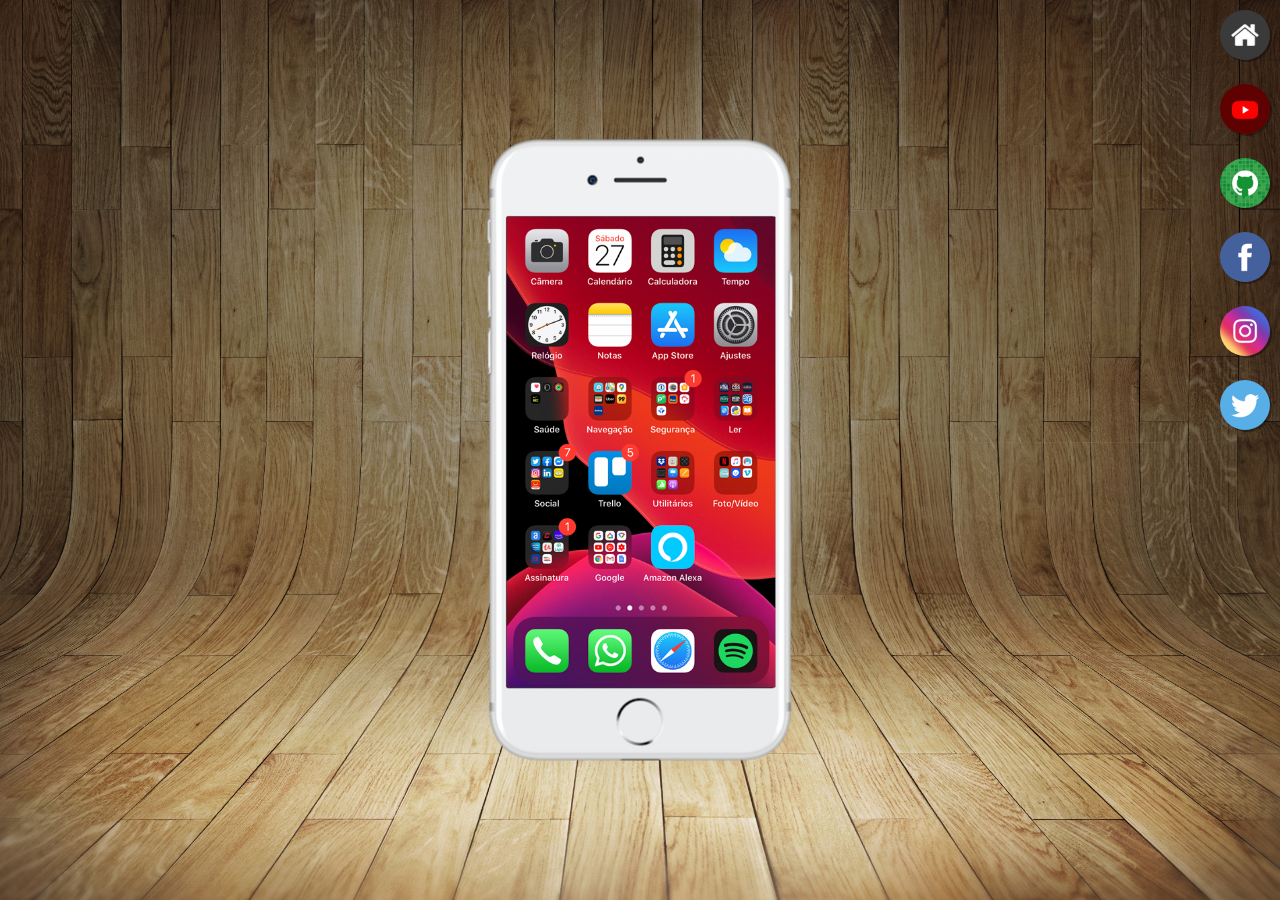
<file: index.html>
<!DOCTYPE html>
<html lang="pt-br">
<head>
    <meta charset="UTF-8">
    <meta name="viewport" content="width=device-width, initial-scale=1.0">
    <link rel="shortcut icon" href="favicon.ico" type="image/x-icon">
    <link rel="stylesheet" href="estilos/style.css">
    <title>Projeto Redes Sociais</title>
</head>
<body>
    <main>
        <section id="telefone">
            <iframe src="home.html" name="tela" id="tela" frameborder="0" title="Tela principal">
                Seu navegador não é compatível com isso.
            </iframe>
        </section>

        <section id="redes-sociais">
            <a href="home.html" target="tela"><img src="imagens/logo-home.jpg" alt="Home"></a><br>
            <a href="youtube.html" target="tela"><img src="imagens/logo-youtube.jpg" alt="YouTube"></a><br>
            <a href="github.html" target="tela"><img src="imagens/logo-github.jpg" alt="GitHub"></a><br>
            <a href="facebook.html" target="tela"><img src="imagens/logo-facebook.jpg" alt="Facebook"></a><br>
            <a href="instagram.html" target="tela"><img src="imagens/logo-instagram.jpg" alt="Instagram"></a><br>
            <a href="twitter.html" target="tela"><img src="imagens/logo-twitter.jpg" alt="Twitter"></a>
        </section>
    </main>
</body>
</html>
</file>
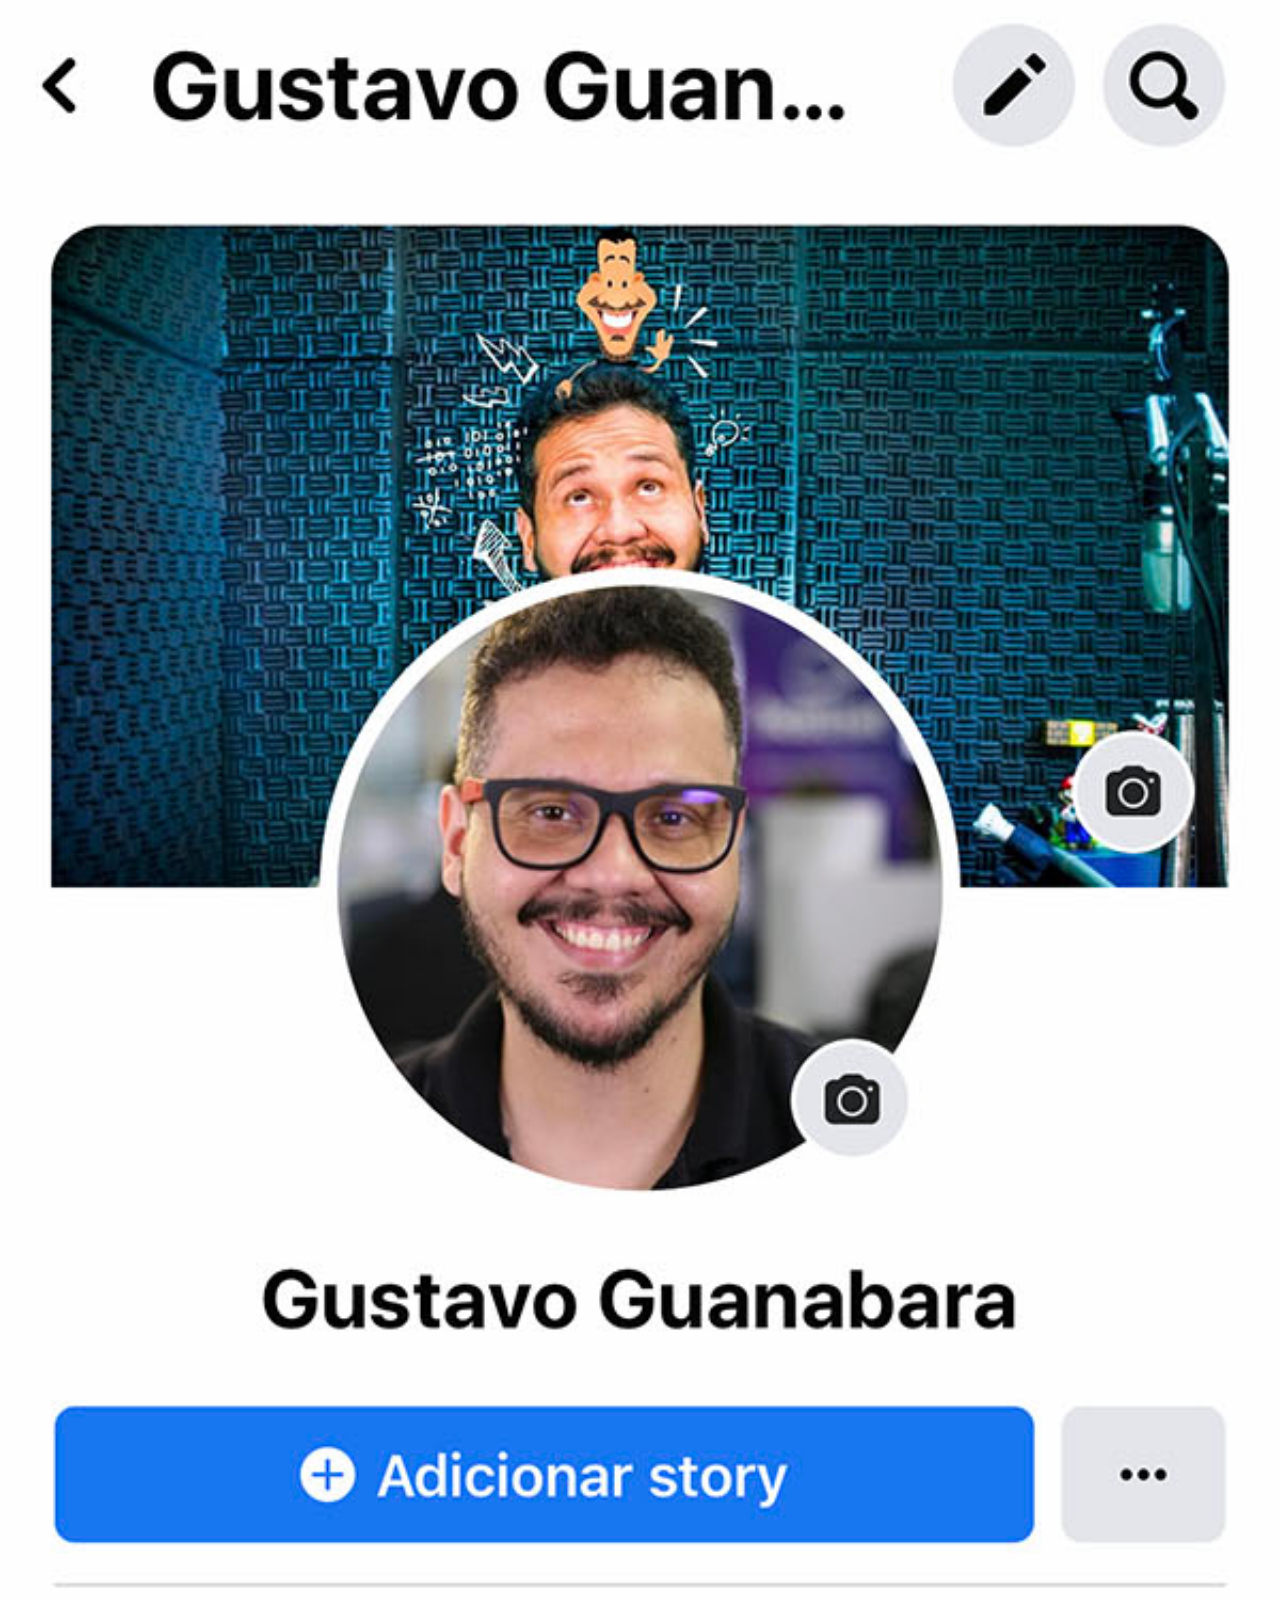
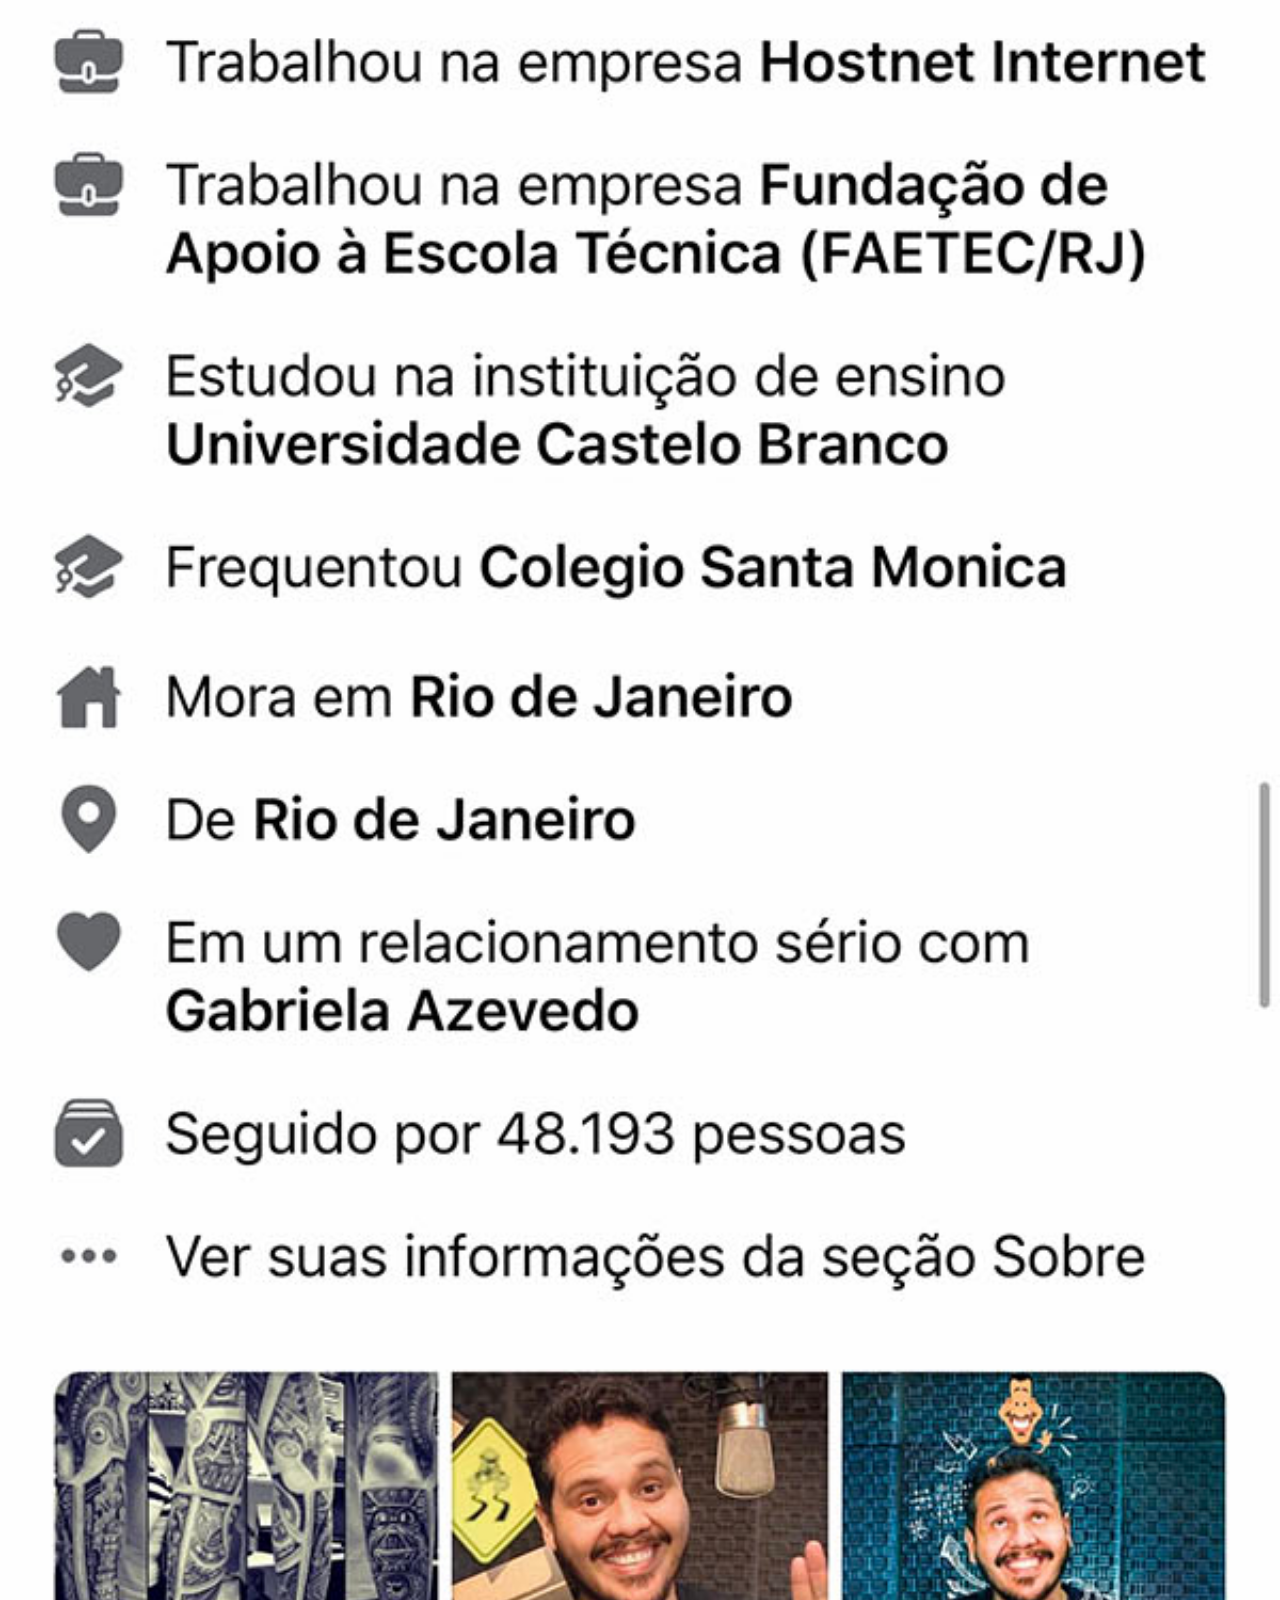
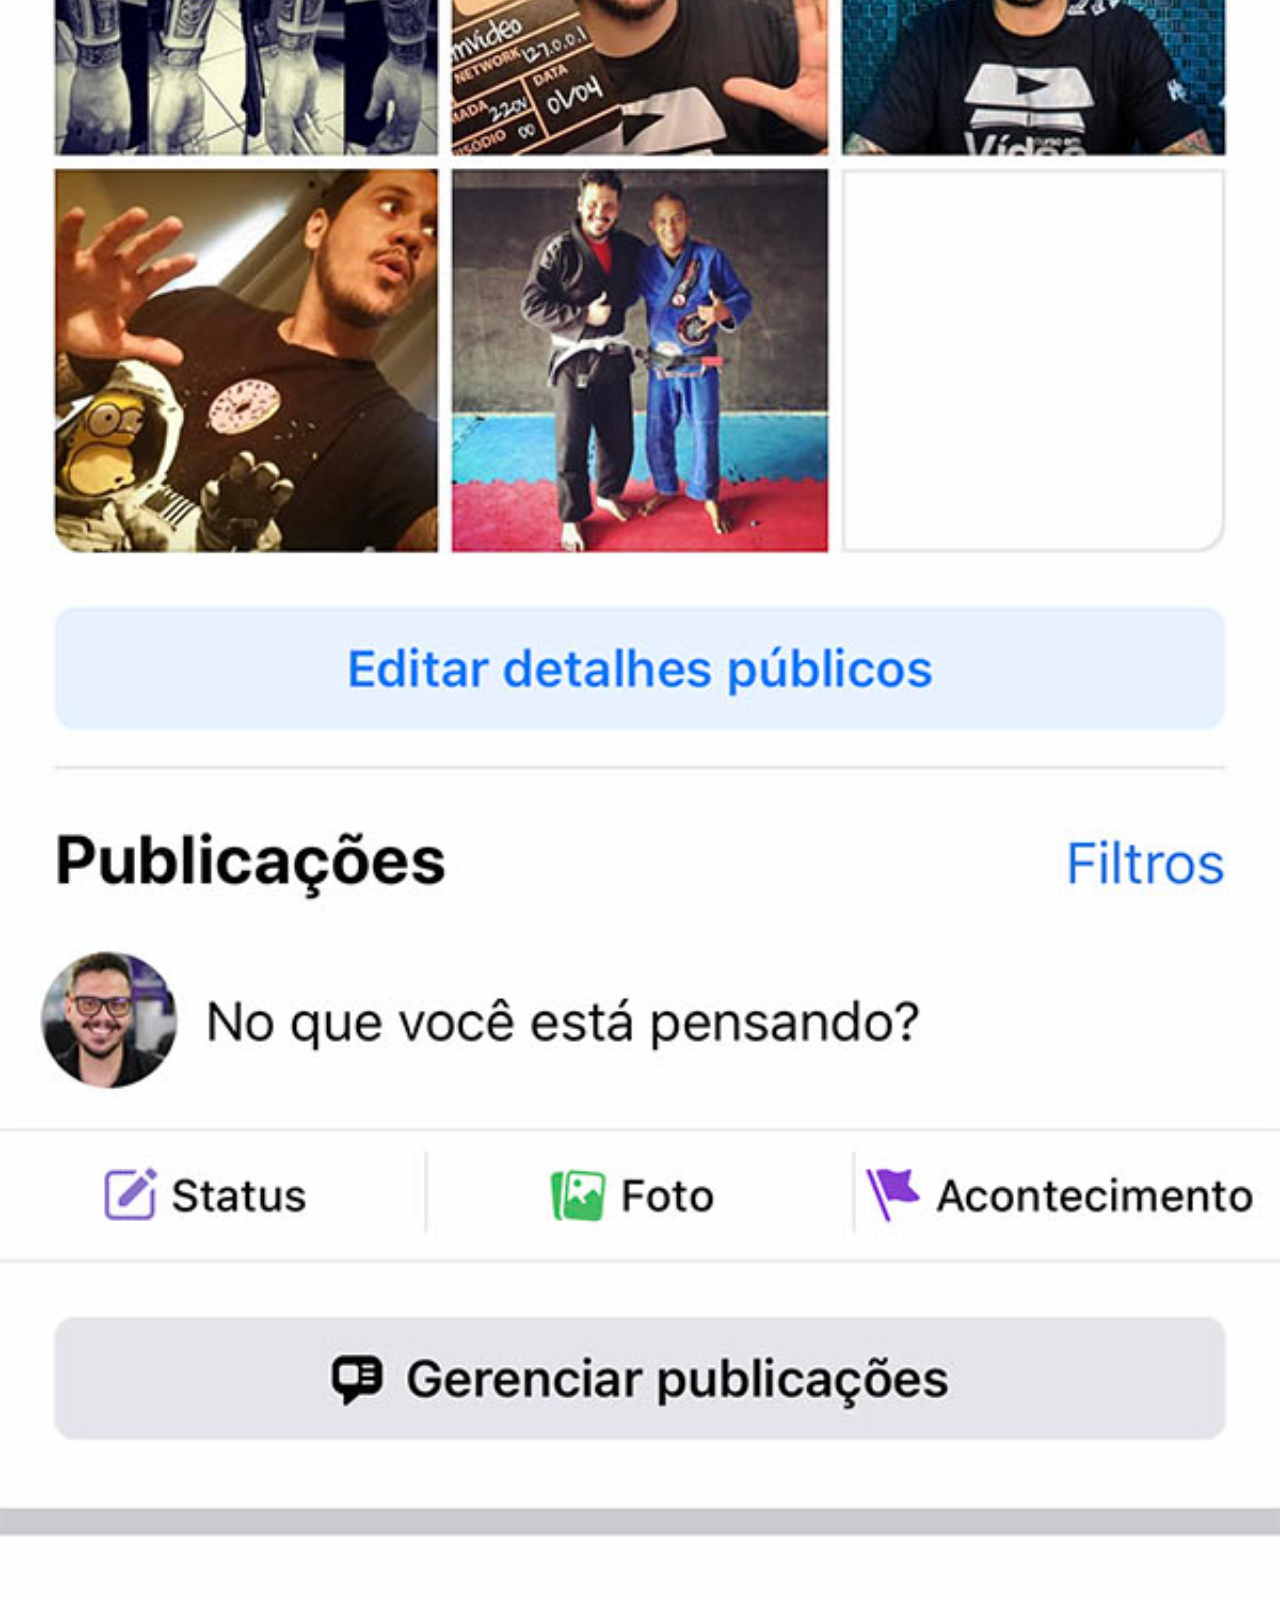
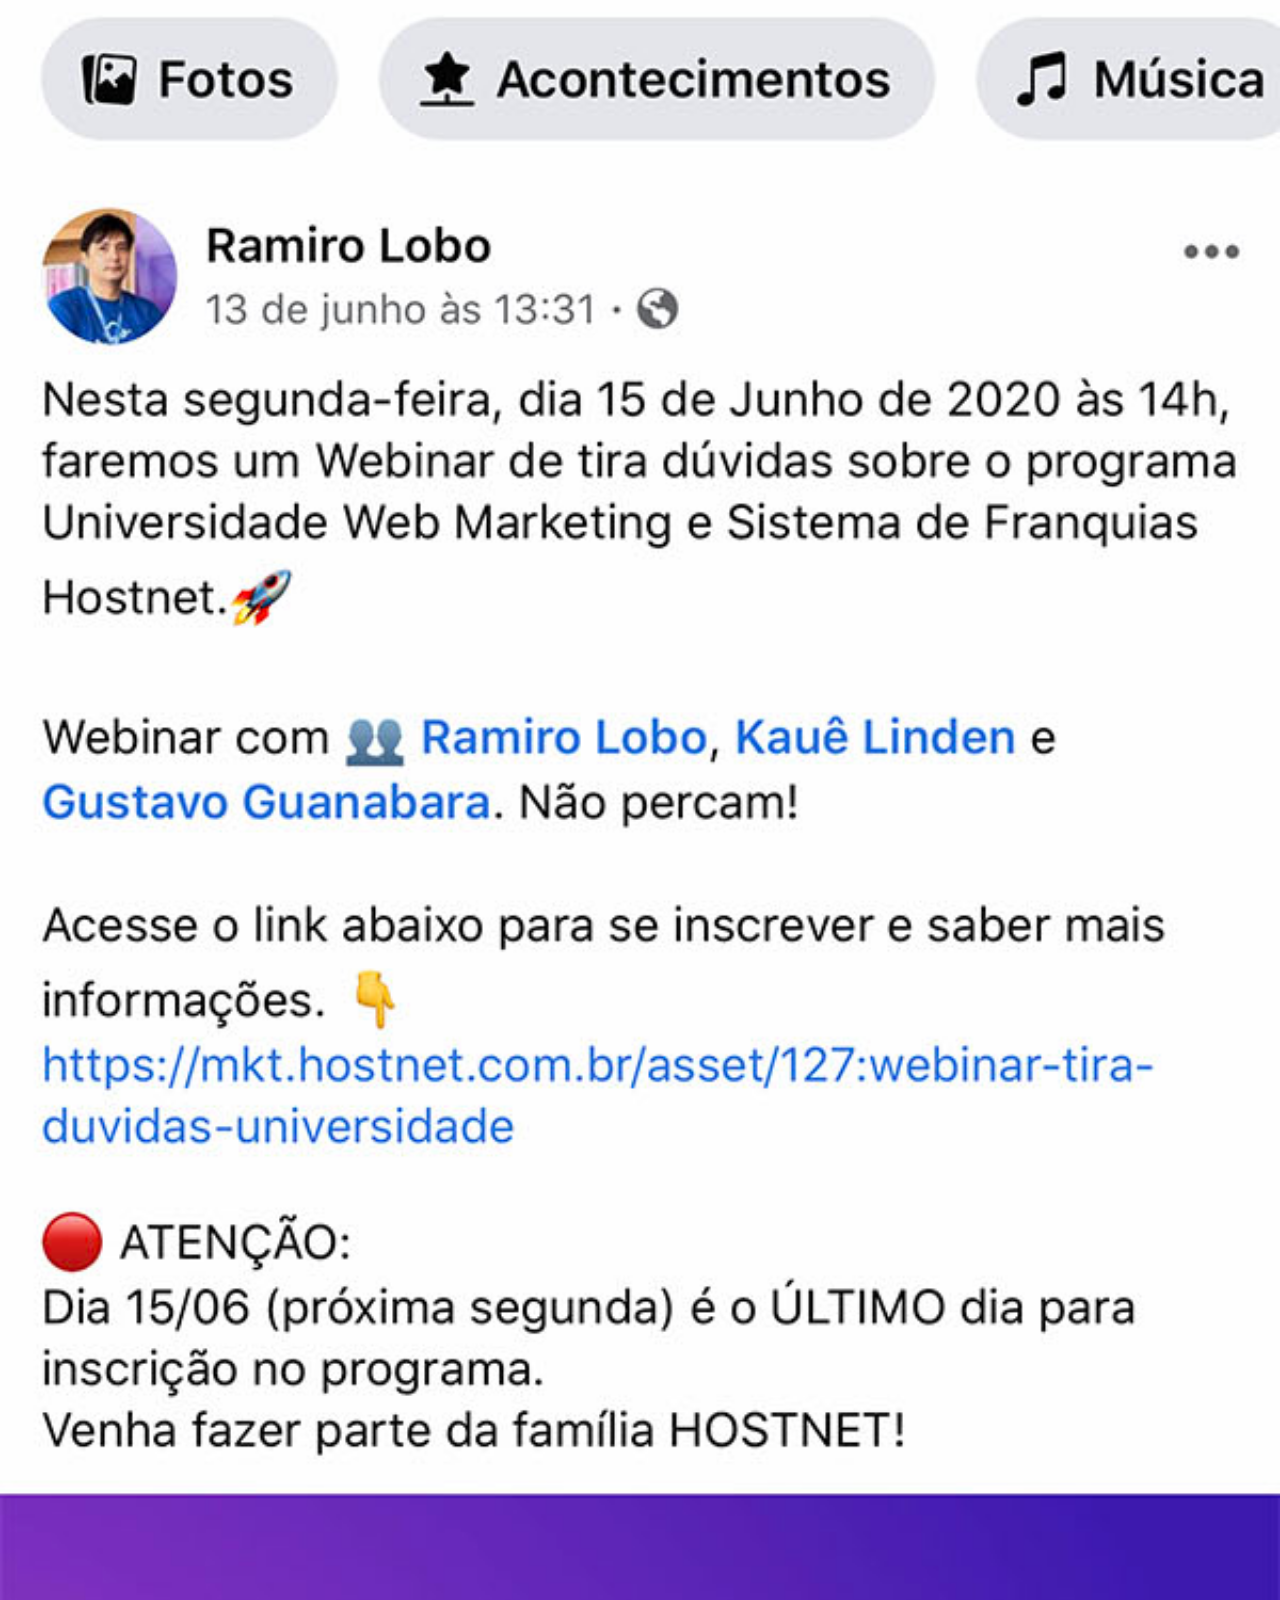
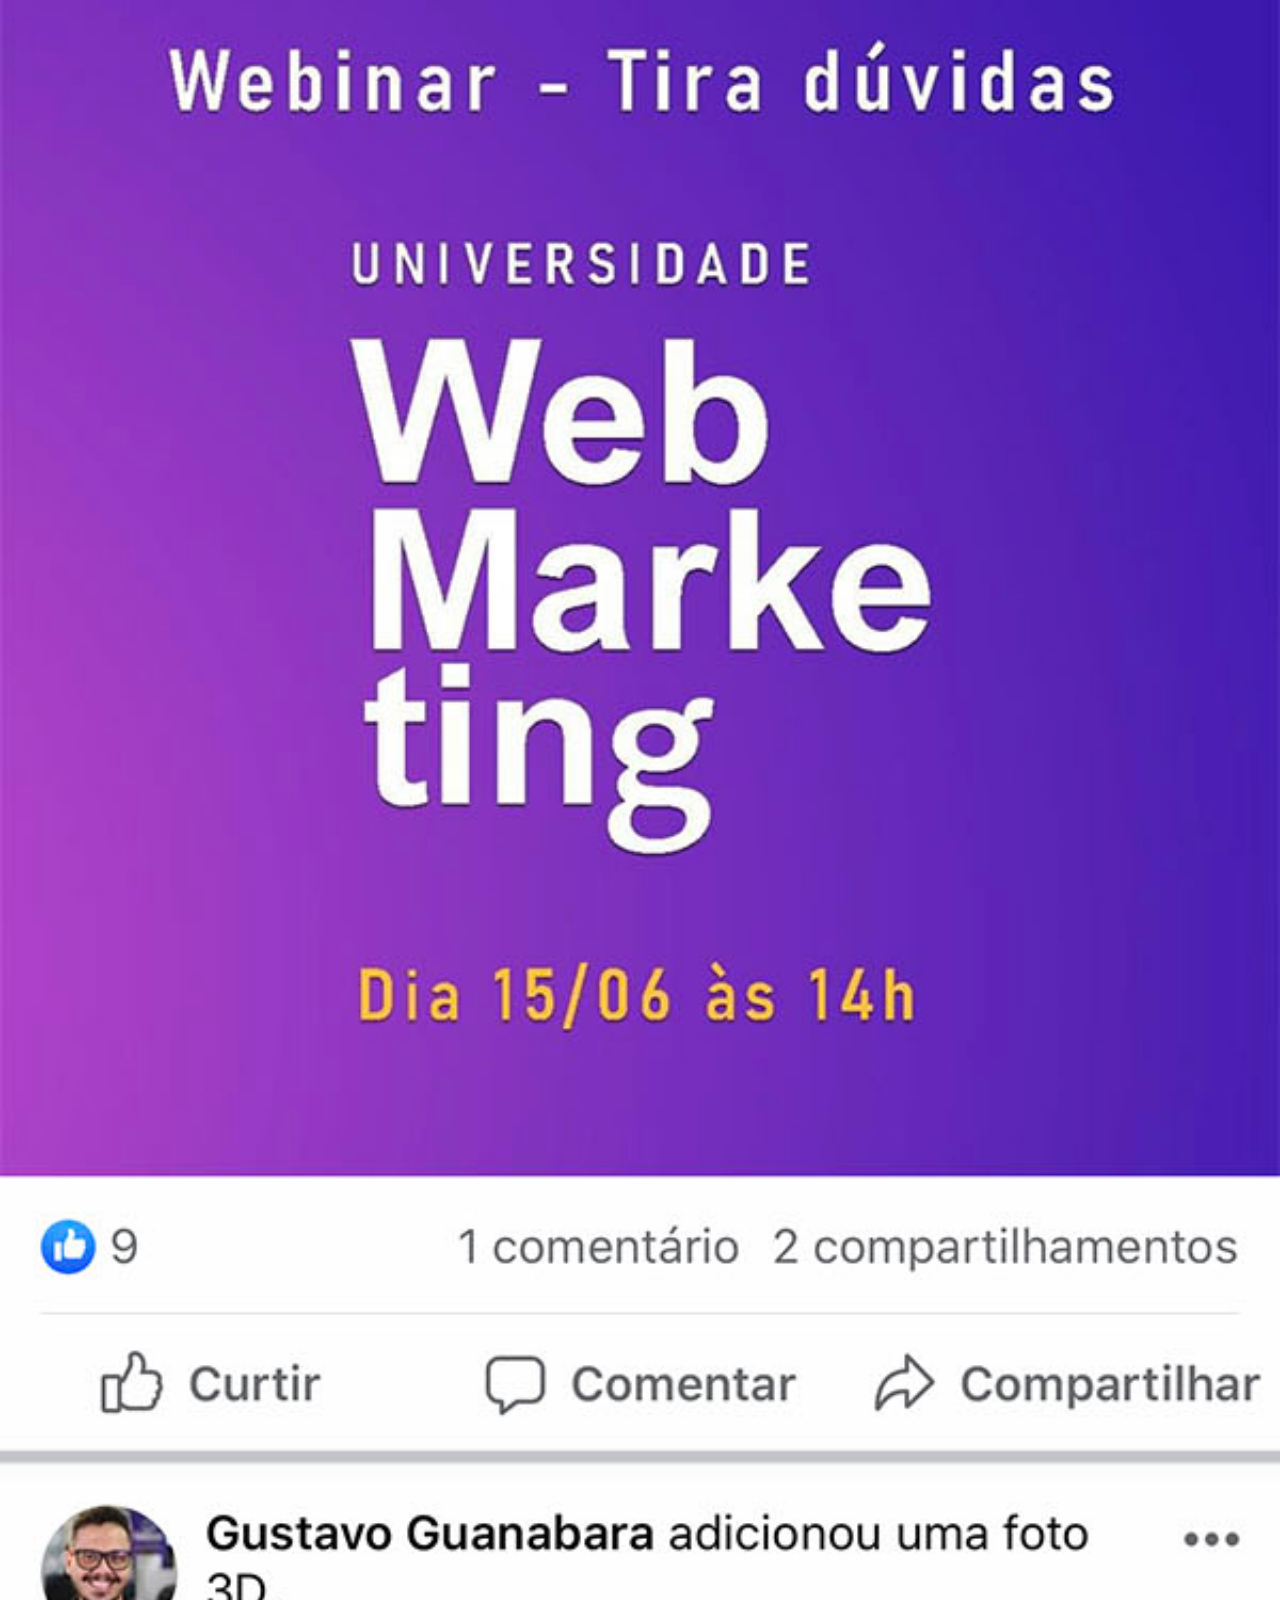
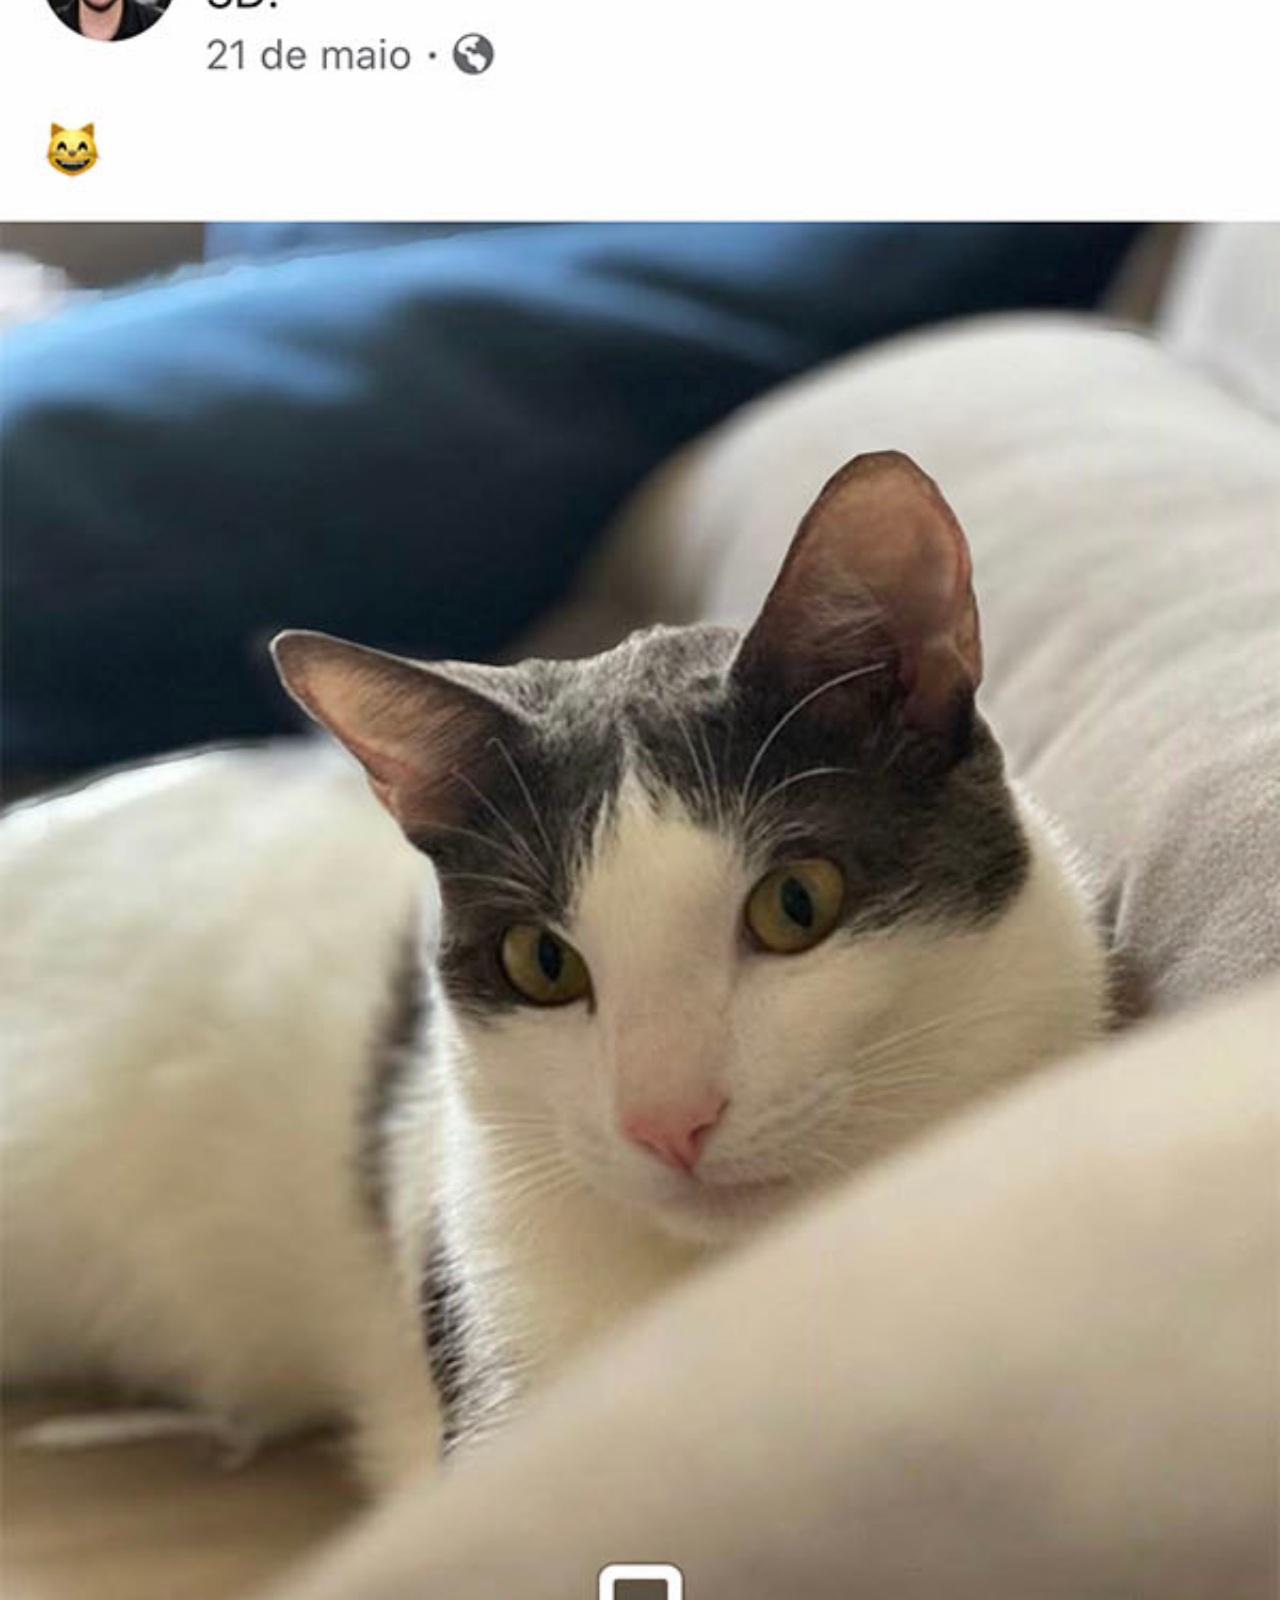
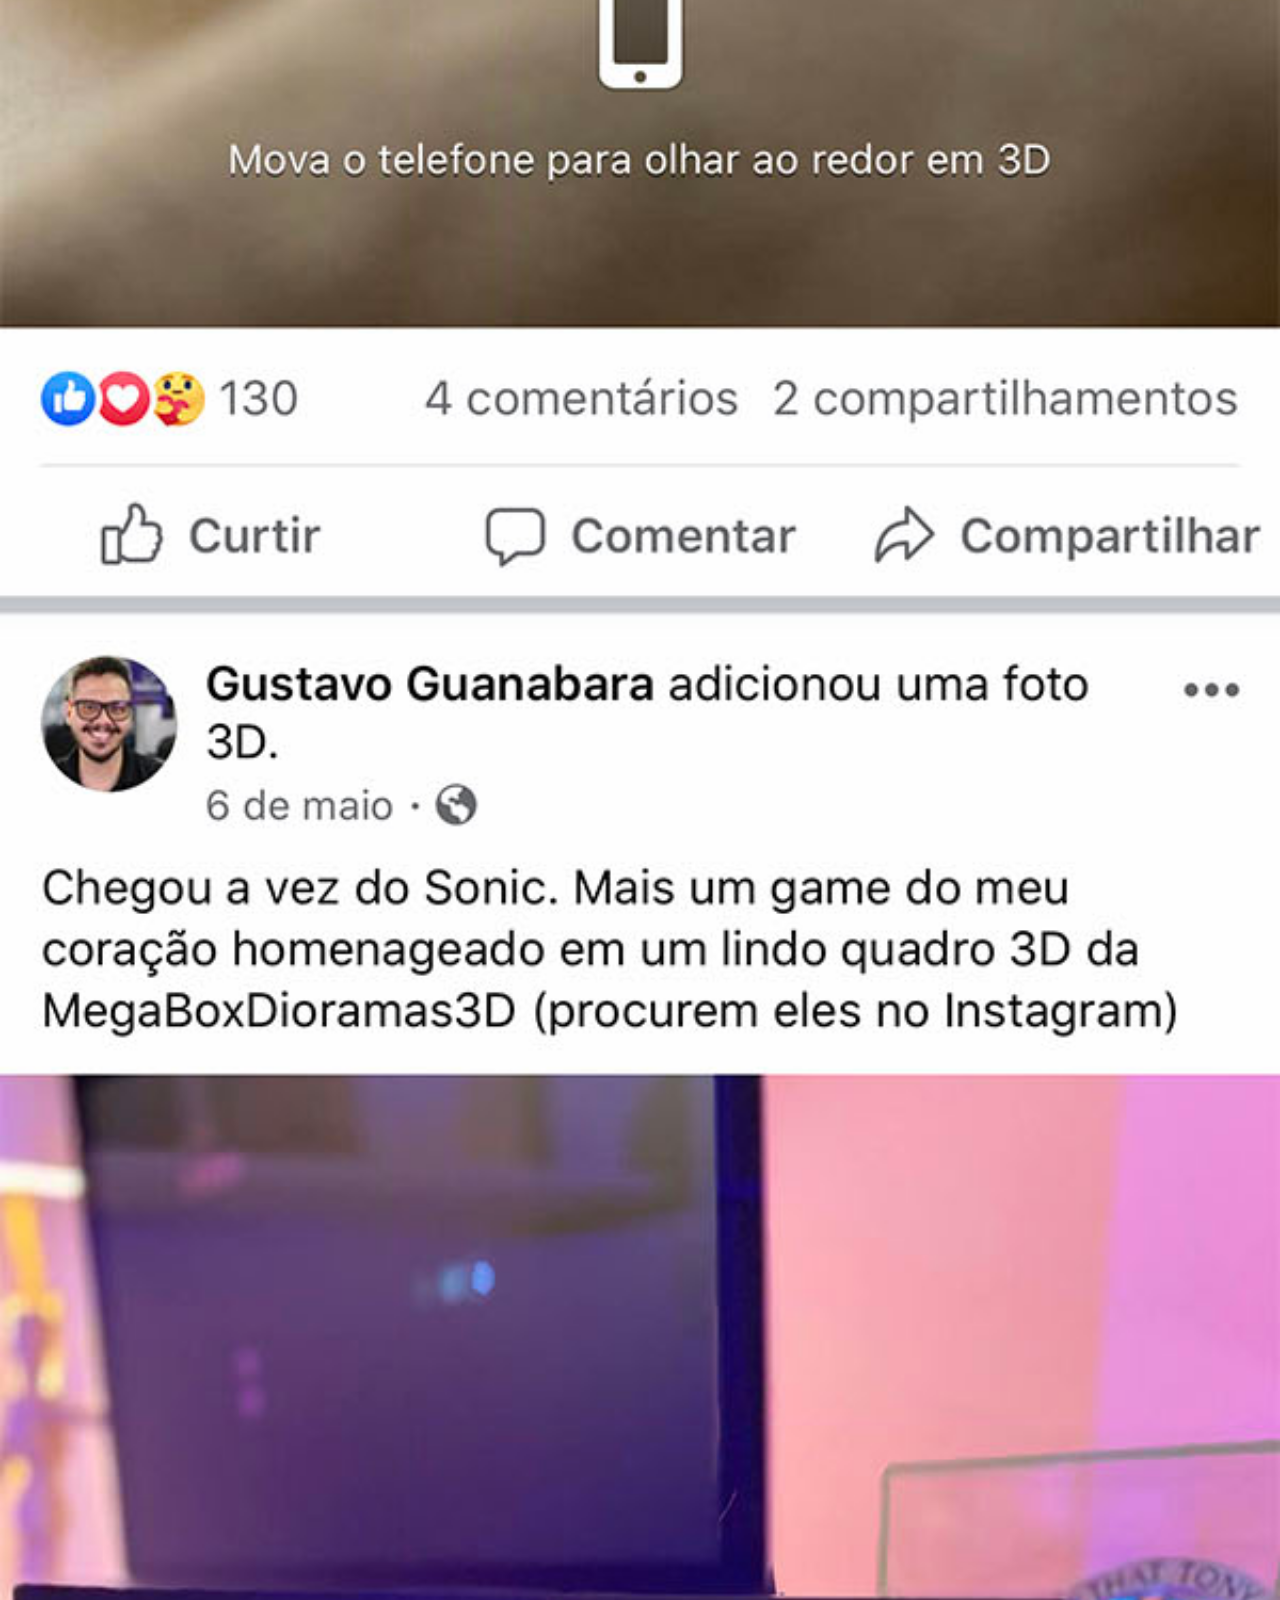
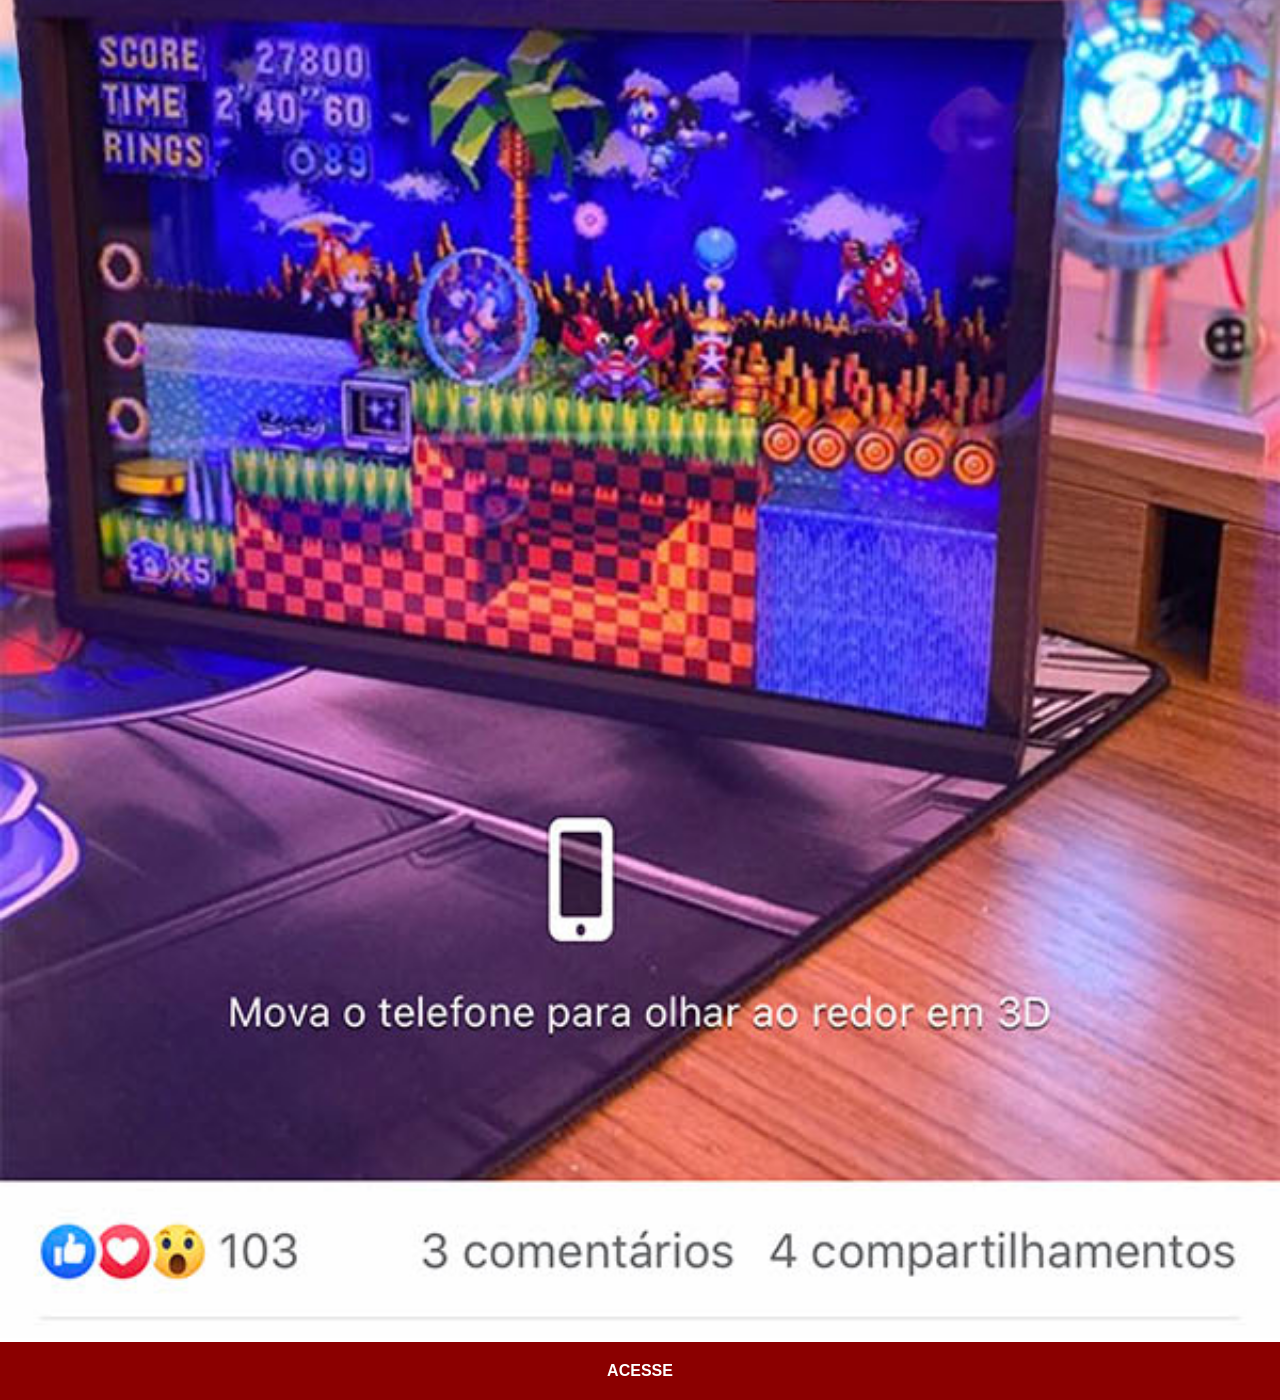
<file: facebook.html>
<!DOCTYPE html>
<html lang="pt-br">
<head>
    <meta charset="UTF-8">
    <meta name="viewport" content="width=device-width, initial-scale=1.0">
    <title>Facebook</title>
    <link rel="stylesheet" href="estilos/social.css">
</head>
<body>
    <img src="imagens/tela-facebook.jpg" alt="Facebook">
    <a href="https://www.facebook.com/gustavoguanabara/" target="_blank">ACESSE</a>
</body>
</html>
</file>
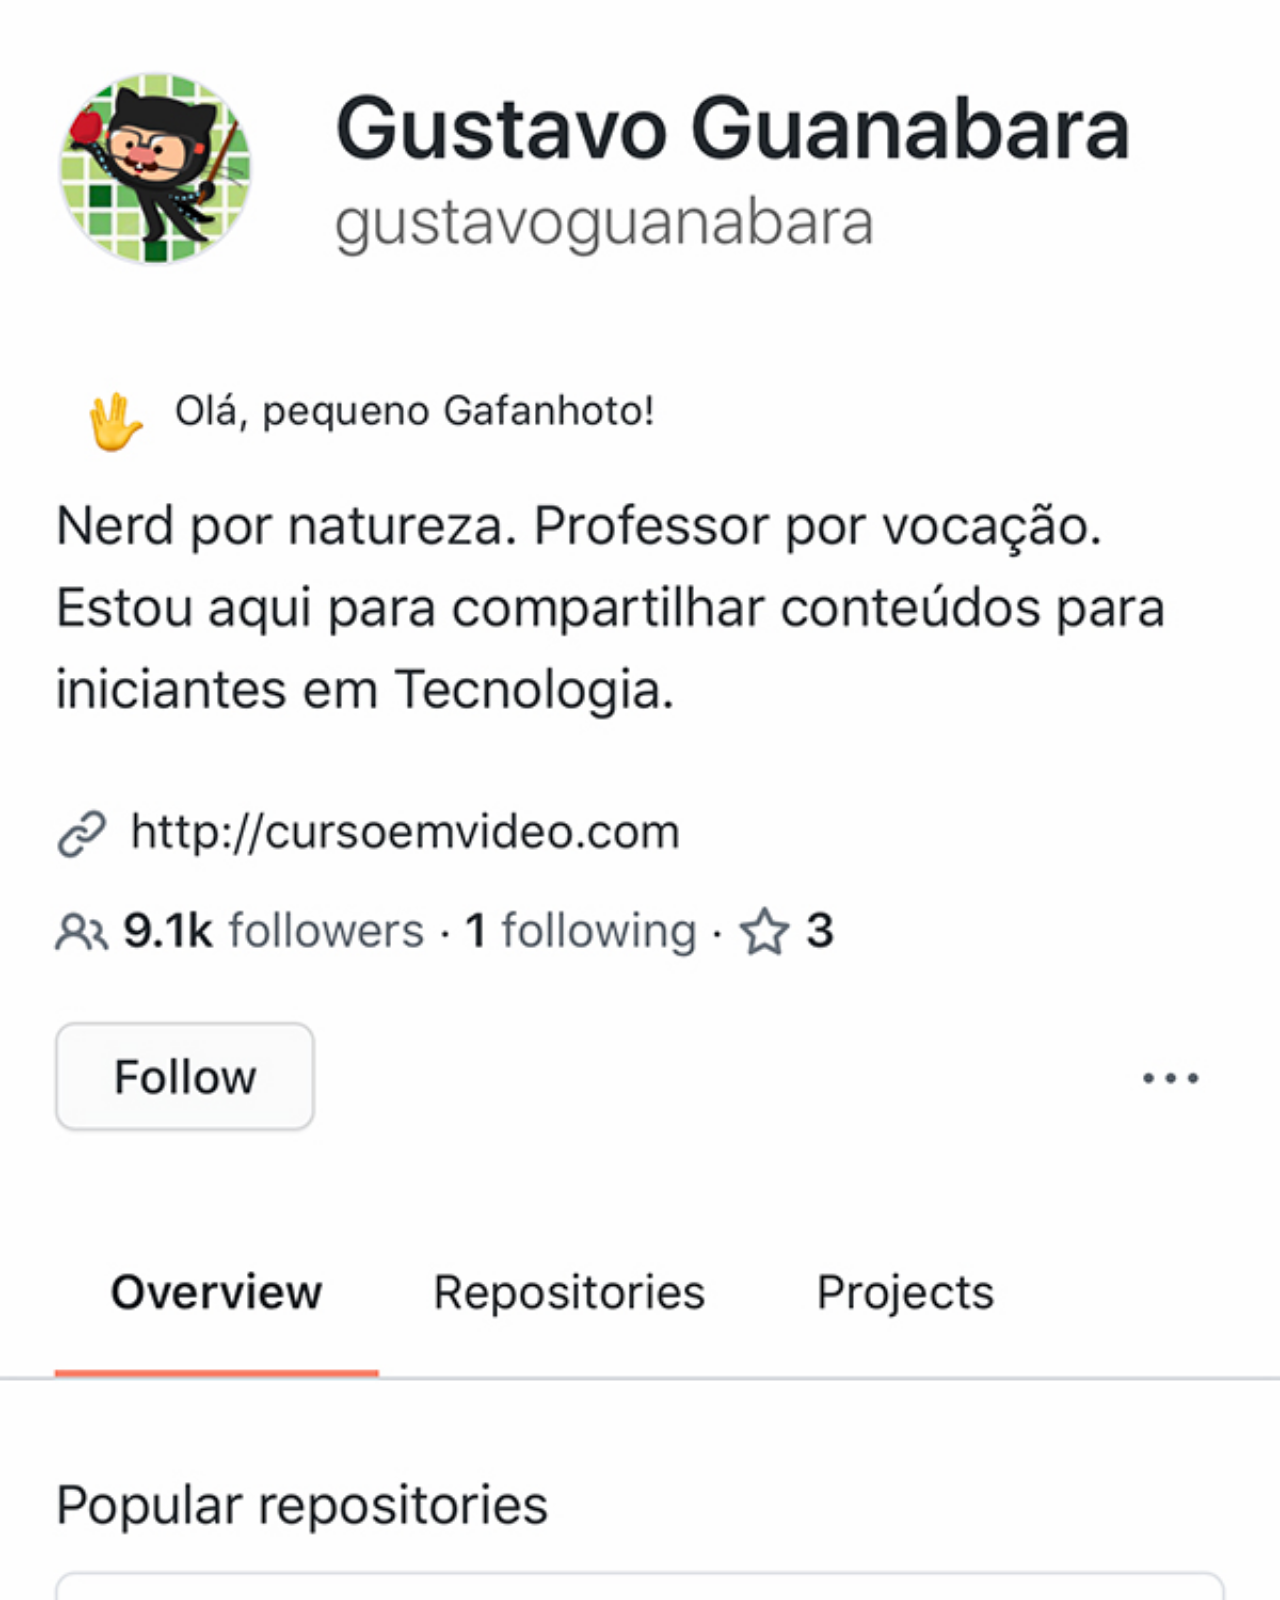
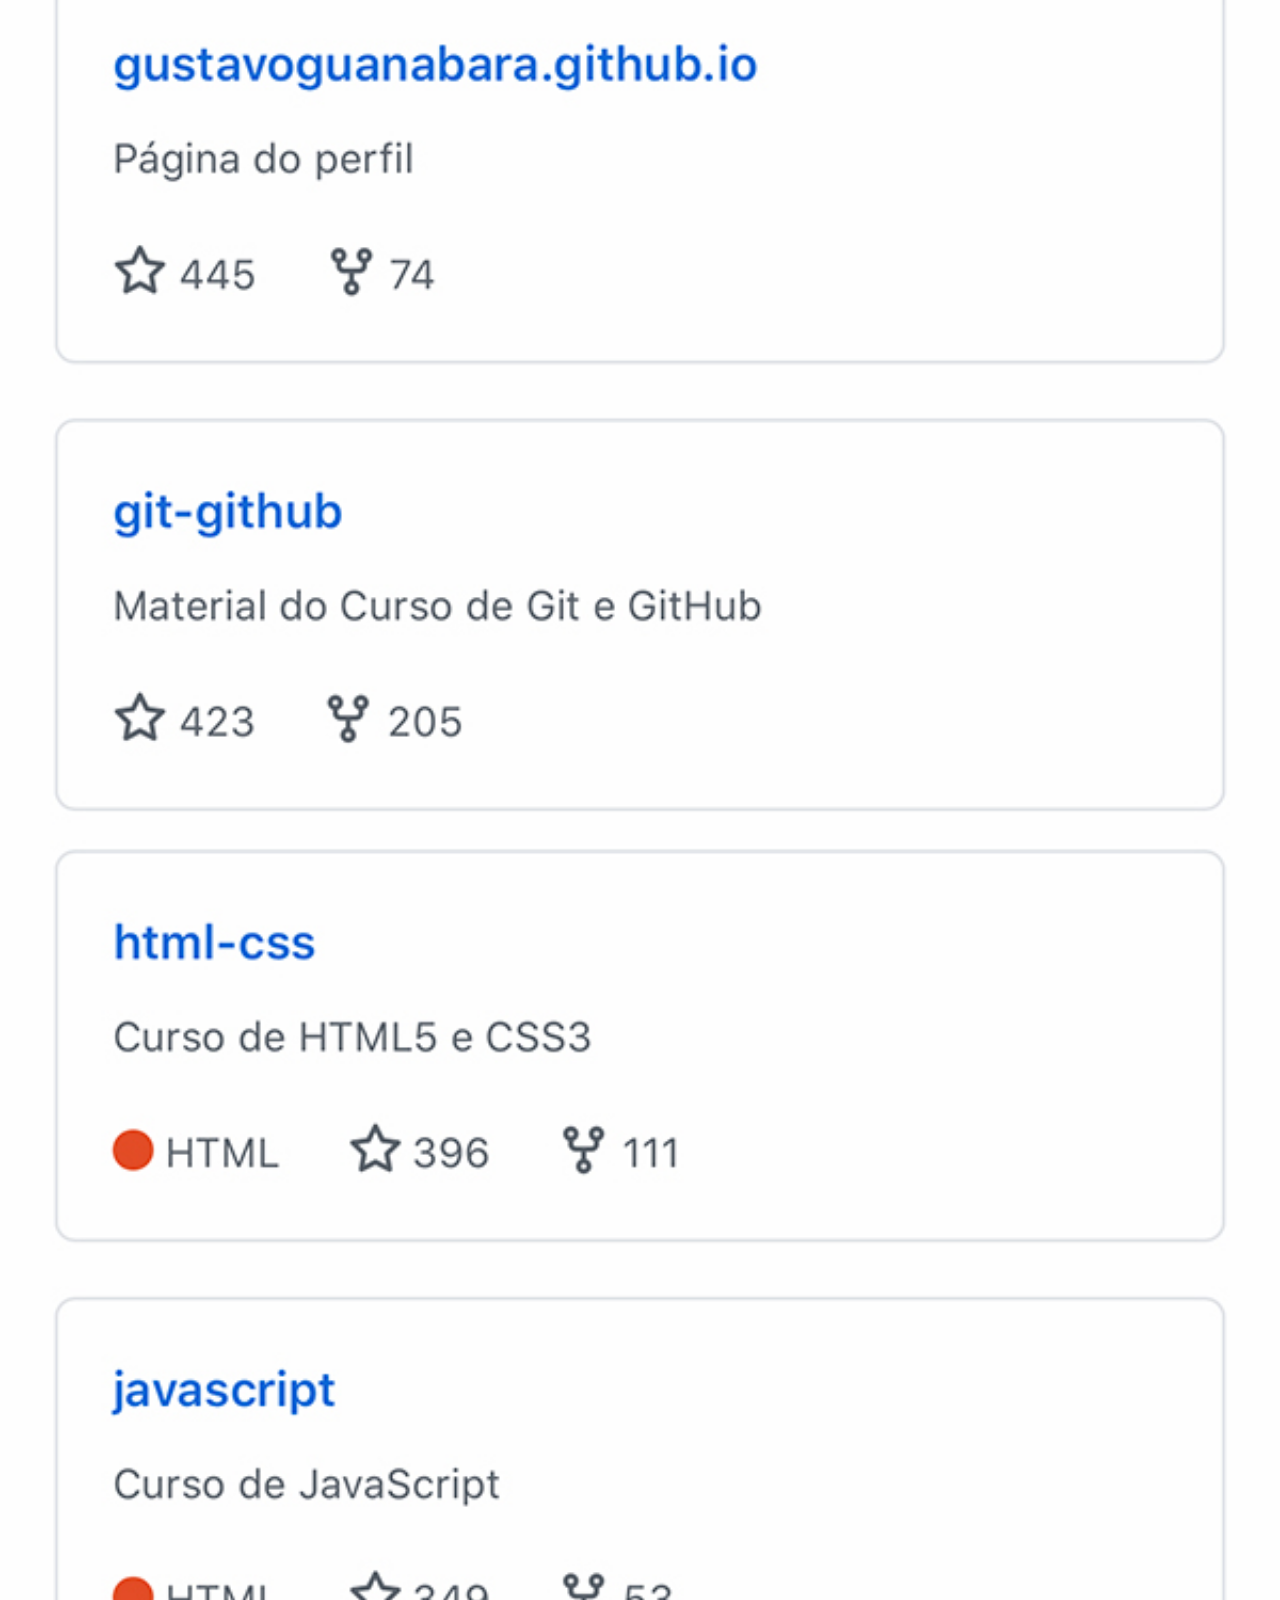
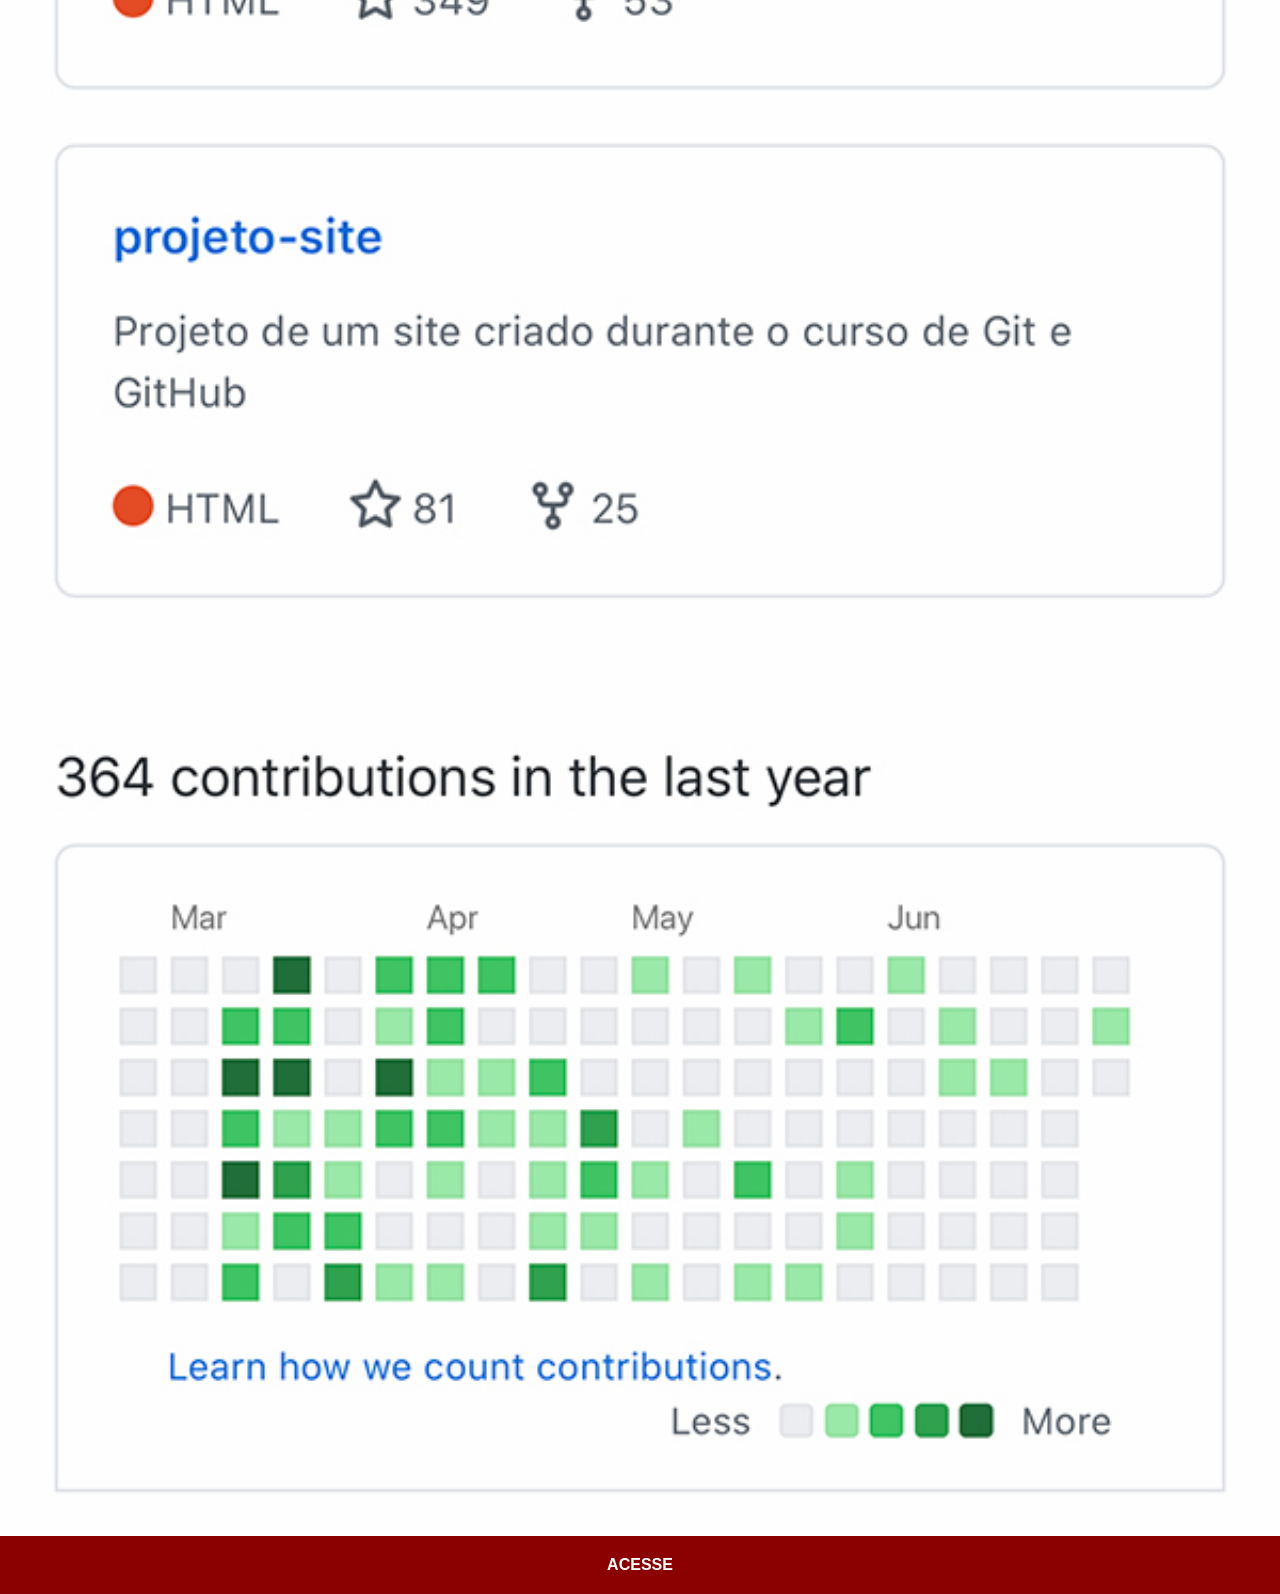
<file: github.html>
<!DOCTYPE html>
<html lang="pt-br">
<head>
    <meta charset="UTF-8">
    <meta name="viewport" content="width=device-width, initial-scale=1.0">
    <title>GitHub</title>
    <link rel="stylesheet" href="estilos/social.css">
</head>
<body>
    <img src="imagens/tela-github.jpg" alt="GitHub">
    <a href="https://github.com/gustavoguanabara" target="_blank" rel="noopener noreferrer">ACESSE</a>
</body>
</html>
</file>
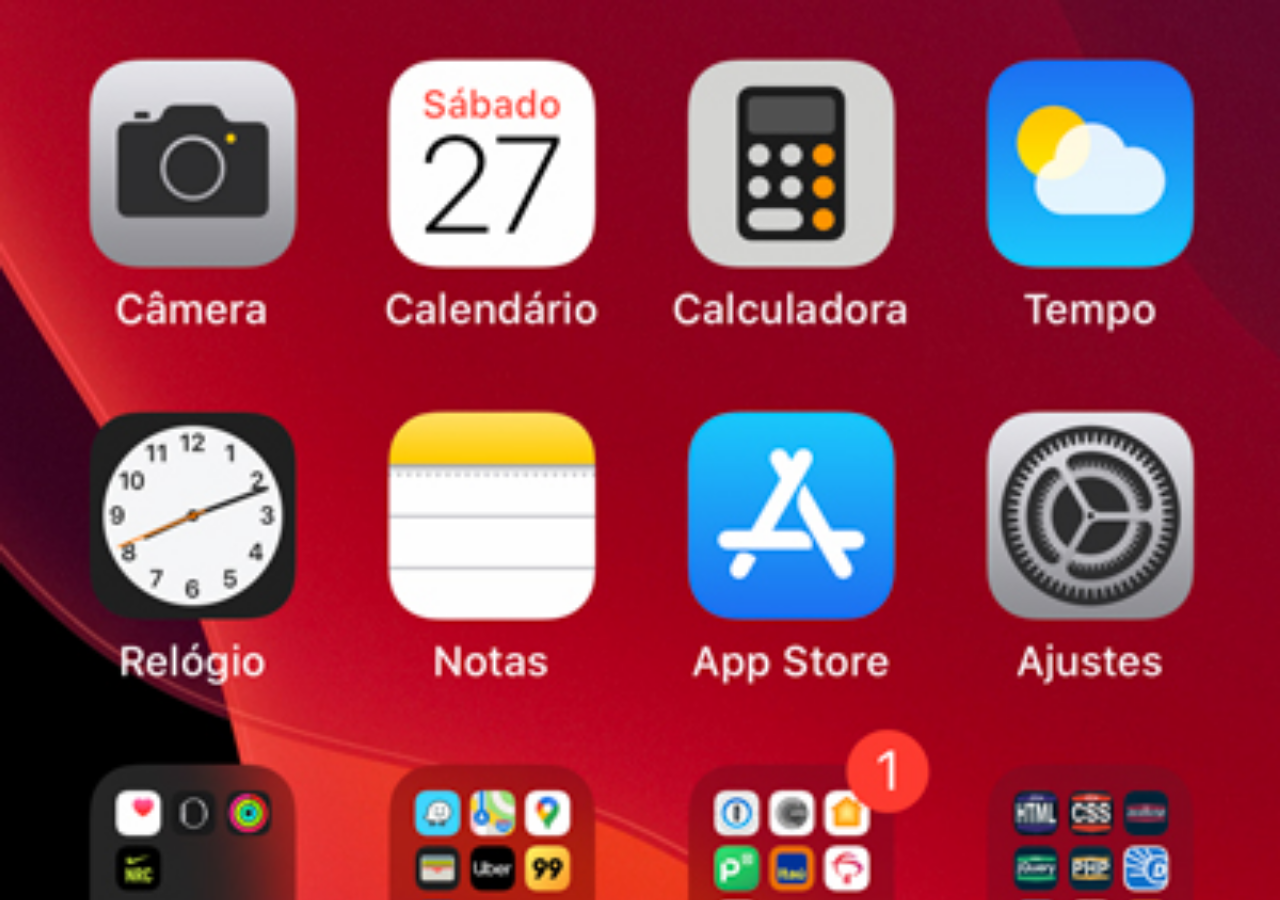
<file: home.html>
<!DOCTYPE html>
<html lang="pt-br">
<head>
    <meta charset="UTF-8">
    <meta name="viewport" content="width=device-width, initial-scale=1.0">
    <title>Home</title>
</head>
<style>
    *{
        margin: 0px;
        padding: 0px;
    }
    body{
        width: 100vw;
        height: 100vh;
        background: black url('imagens/tela-home.jpg') no-repeat top center;
        background-size: cover;
    }
</style>
<body>
    
</body>
</html>
</file>
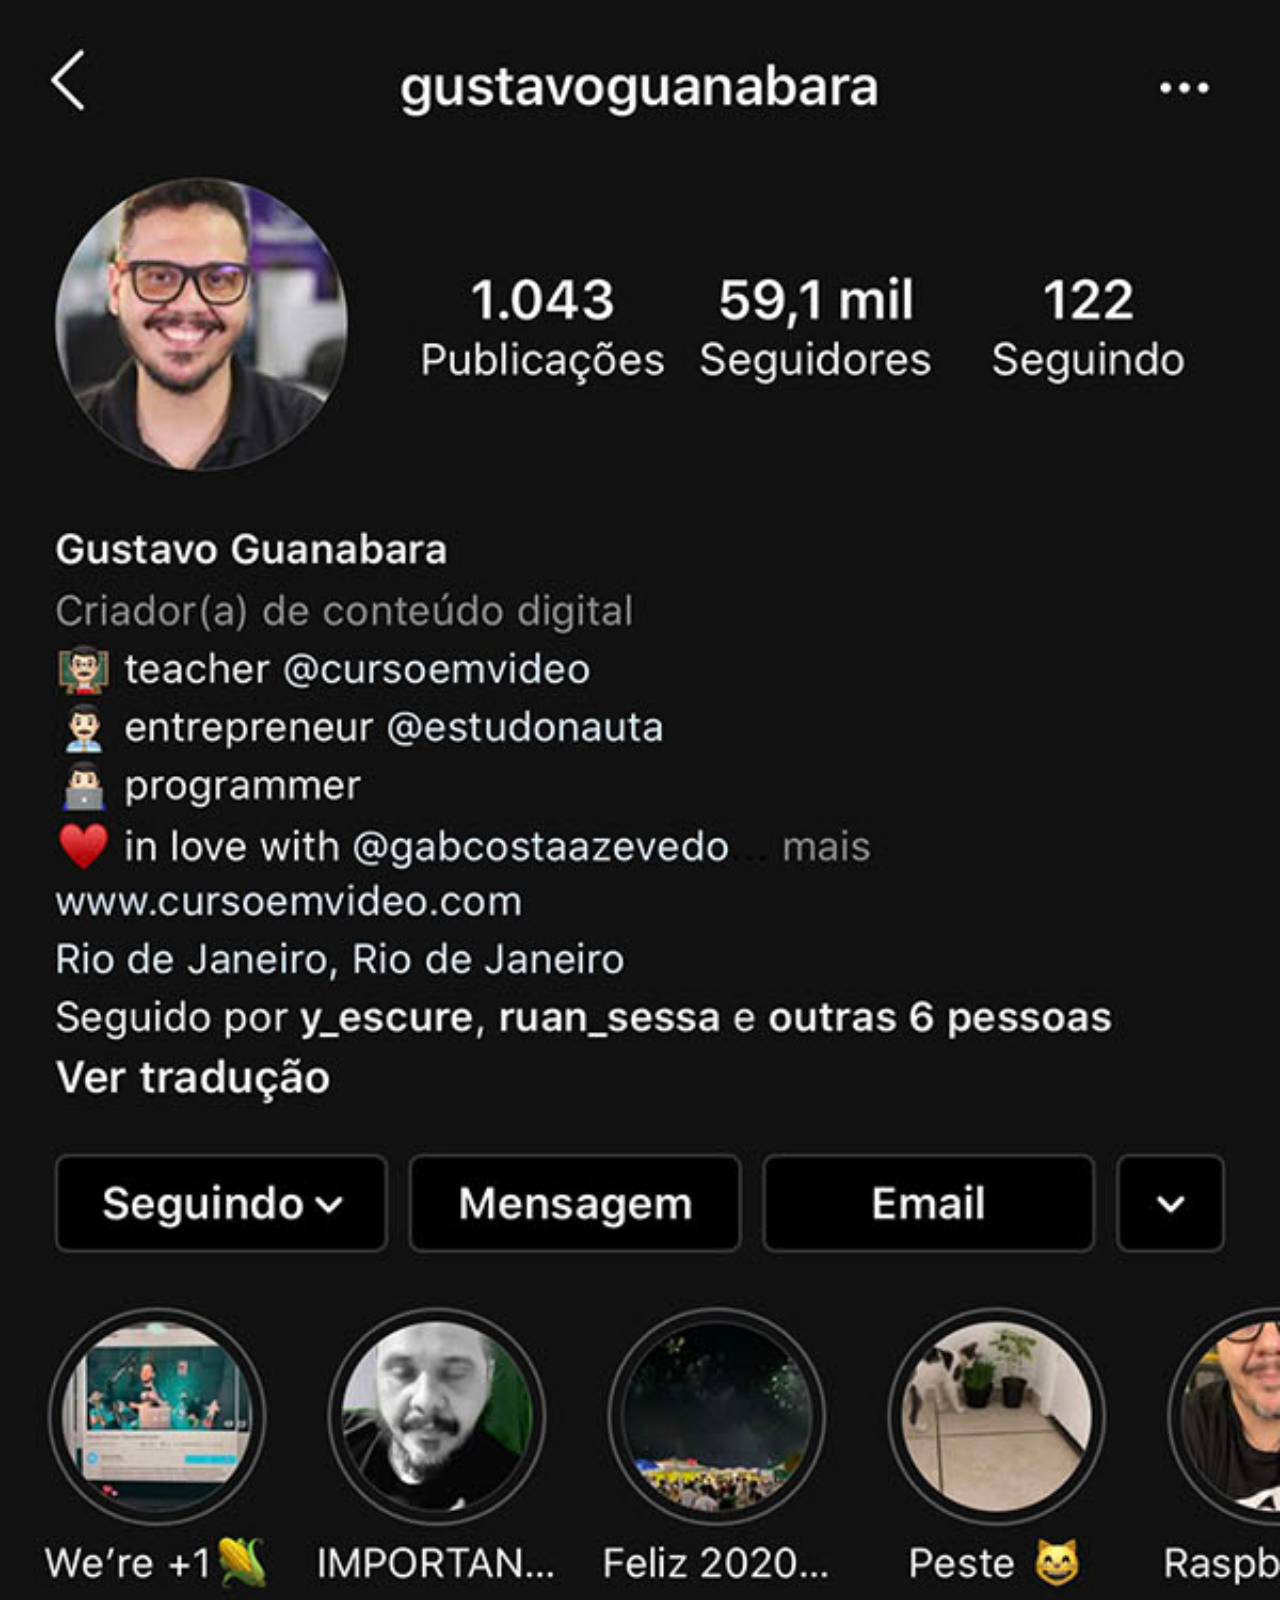
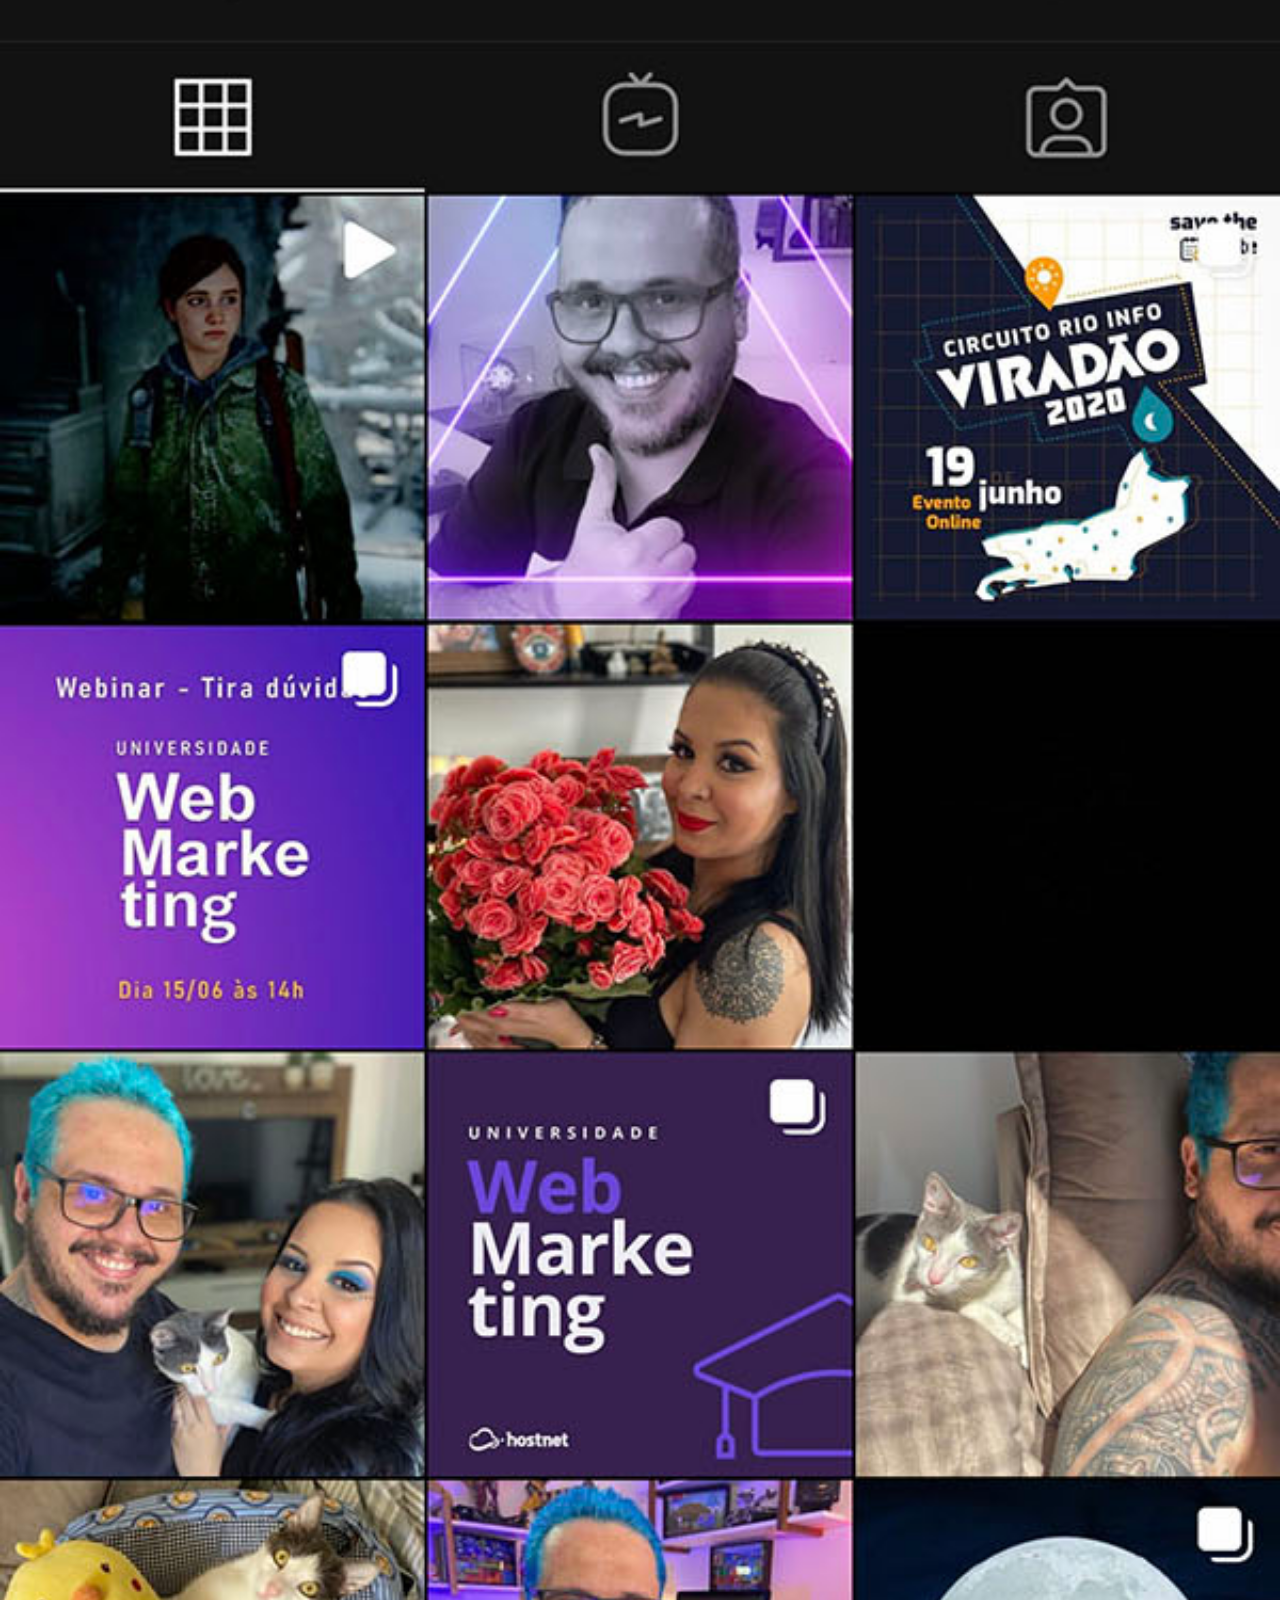
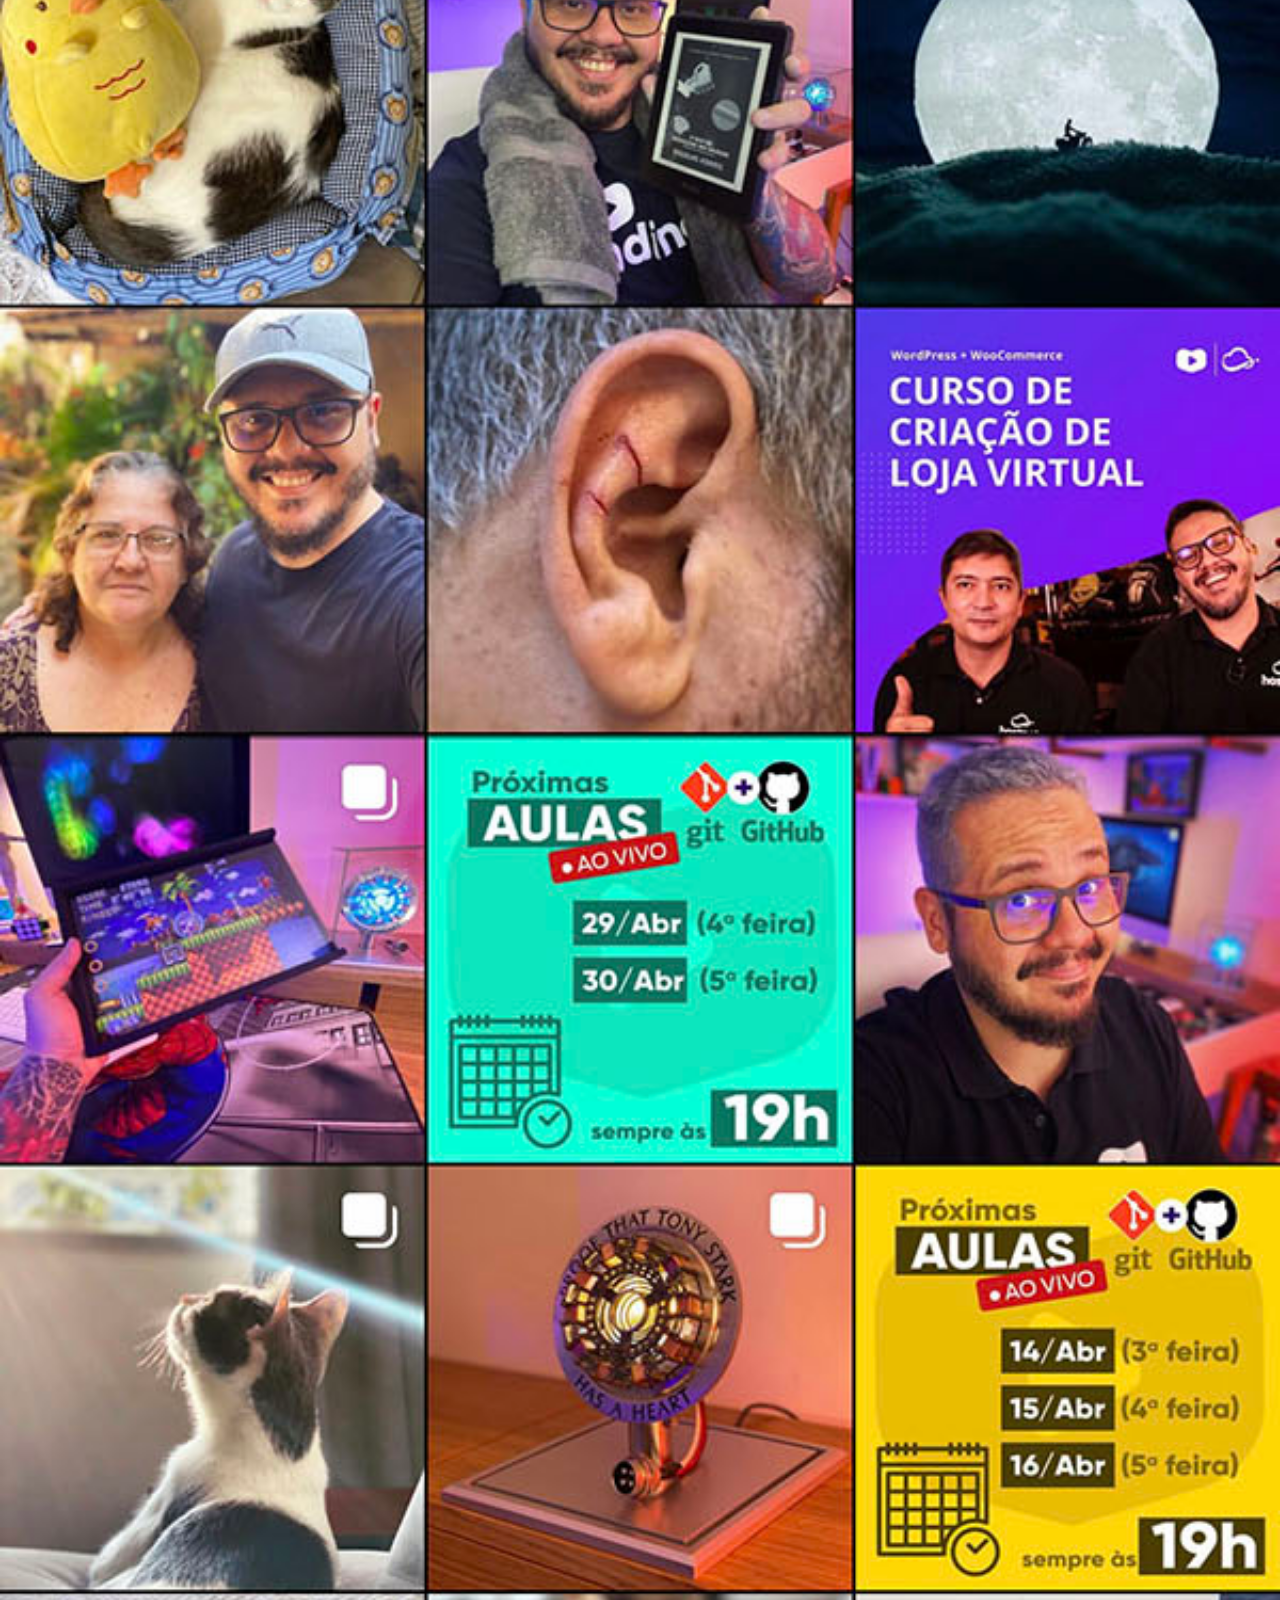
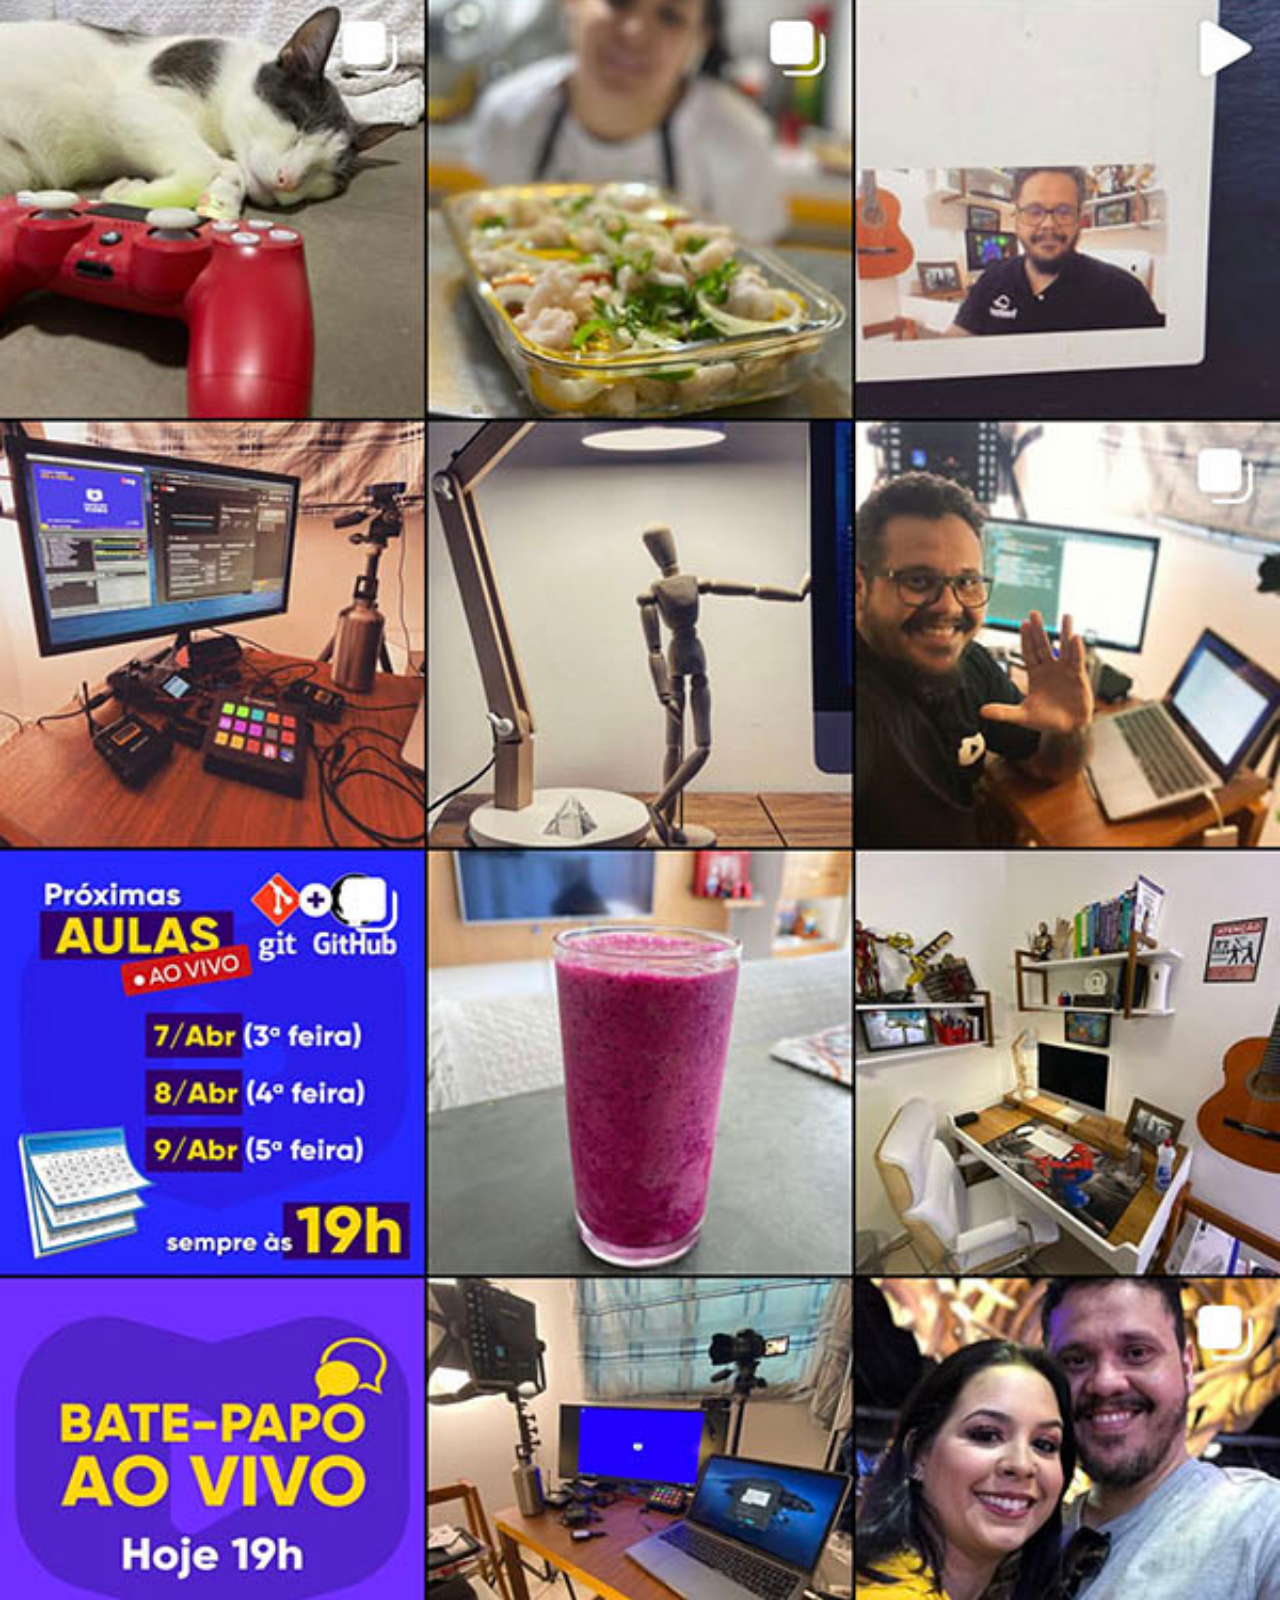
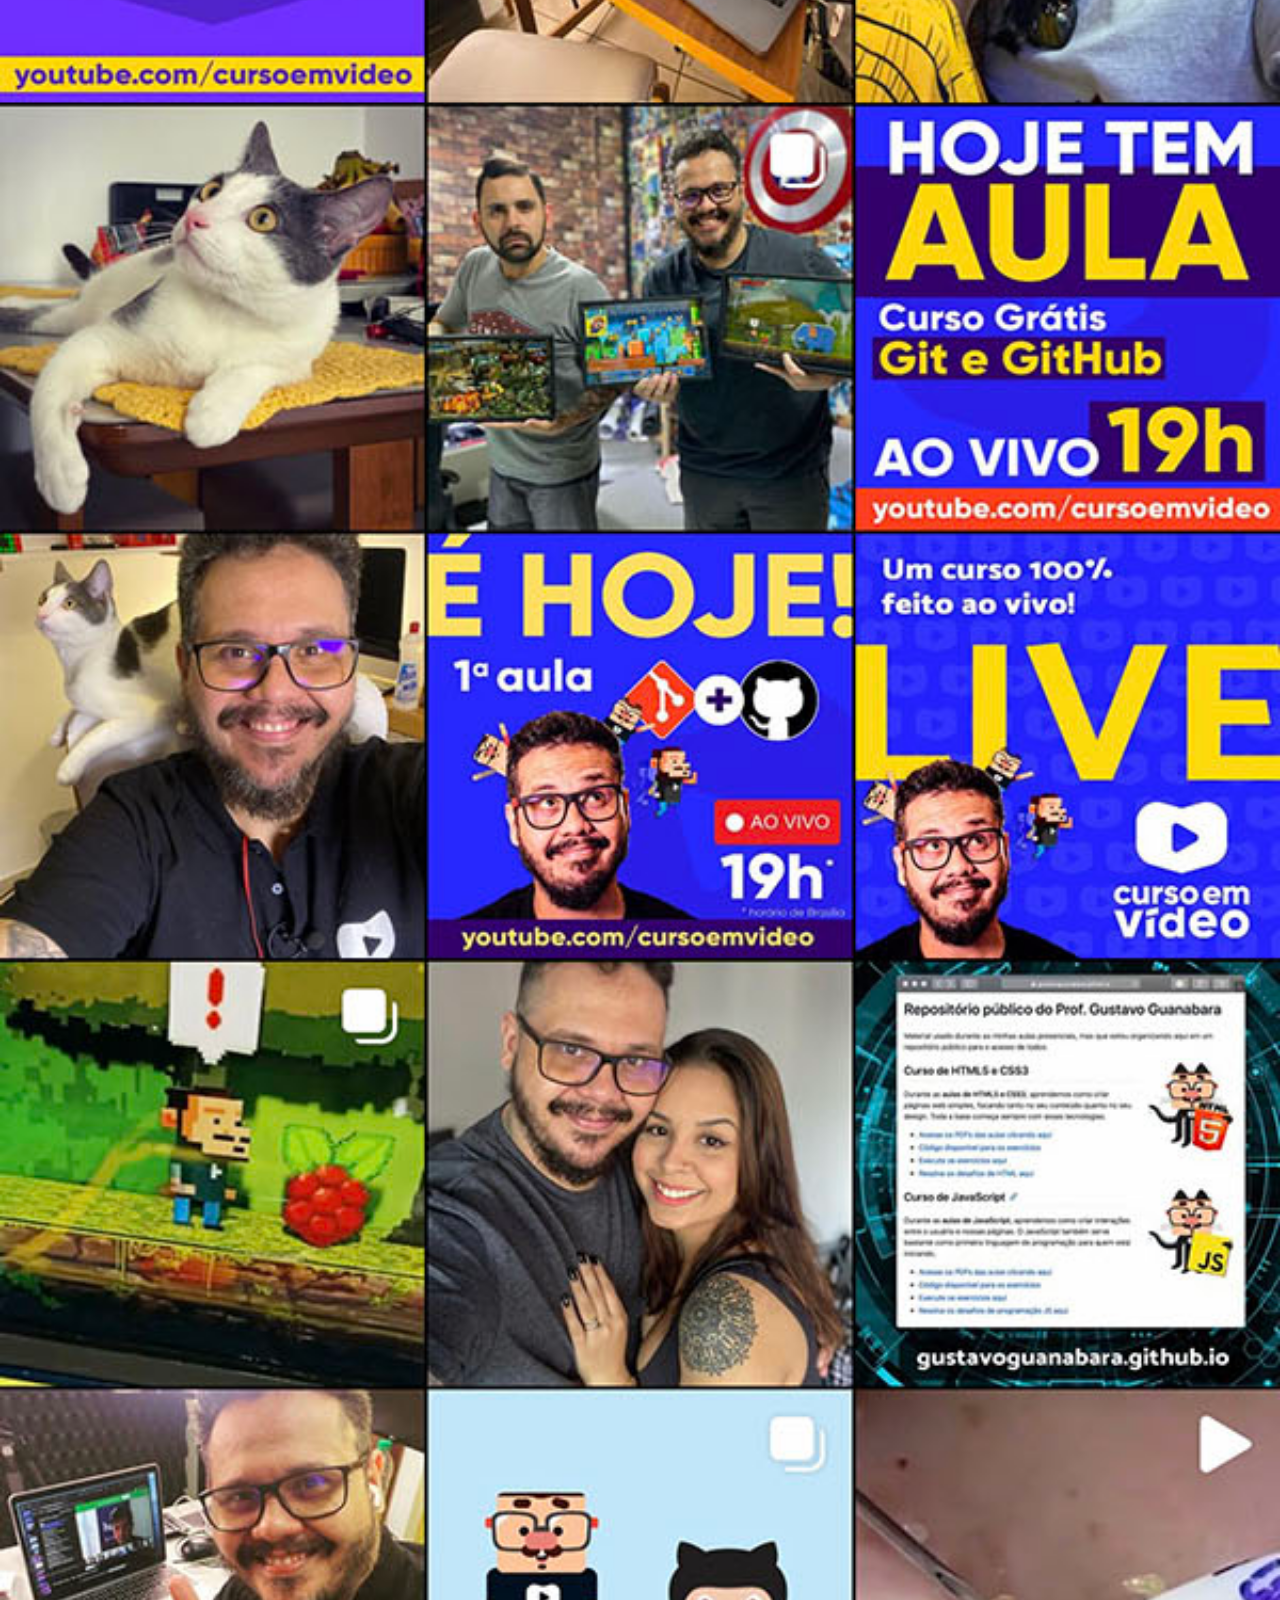
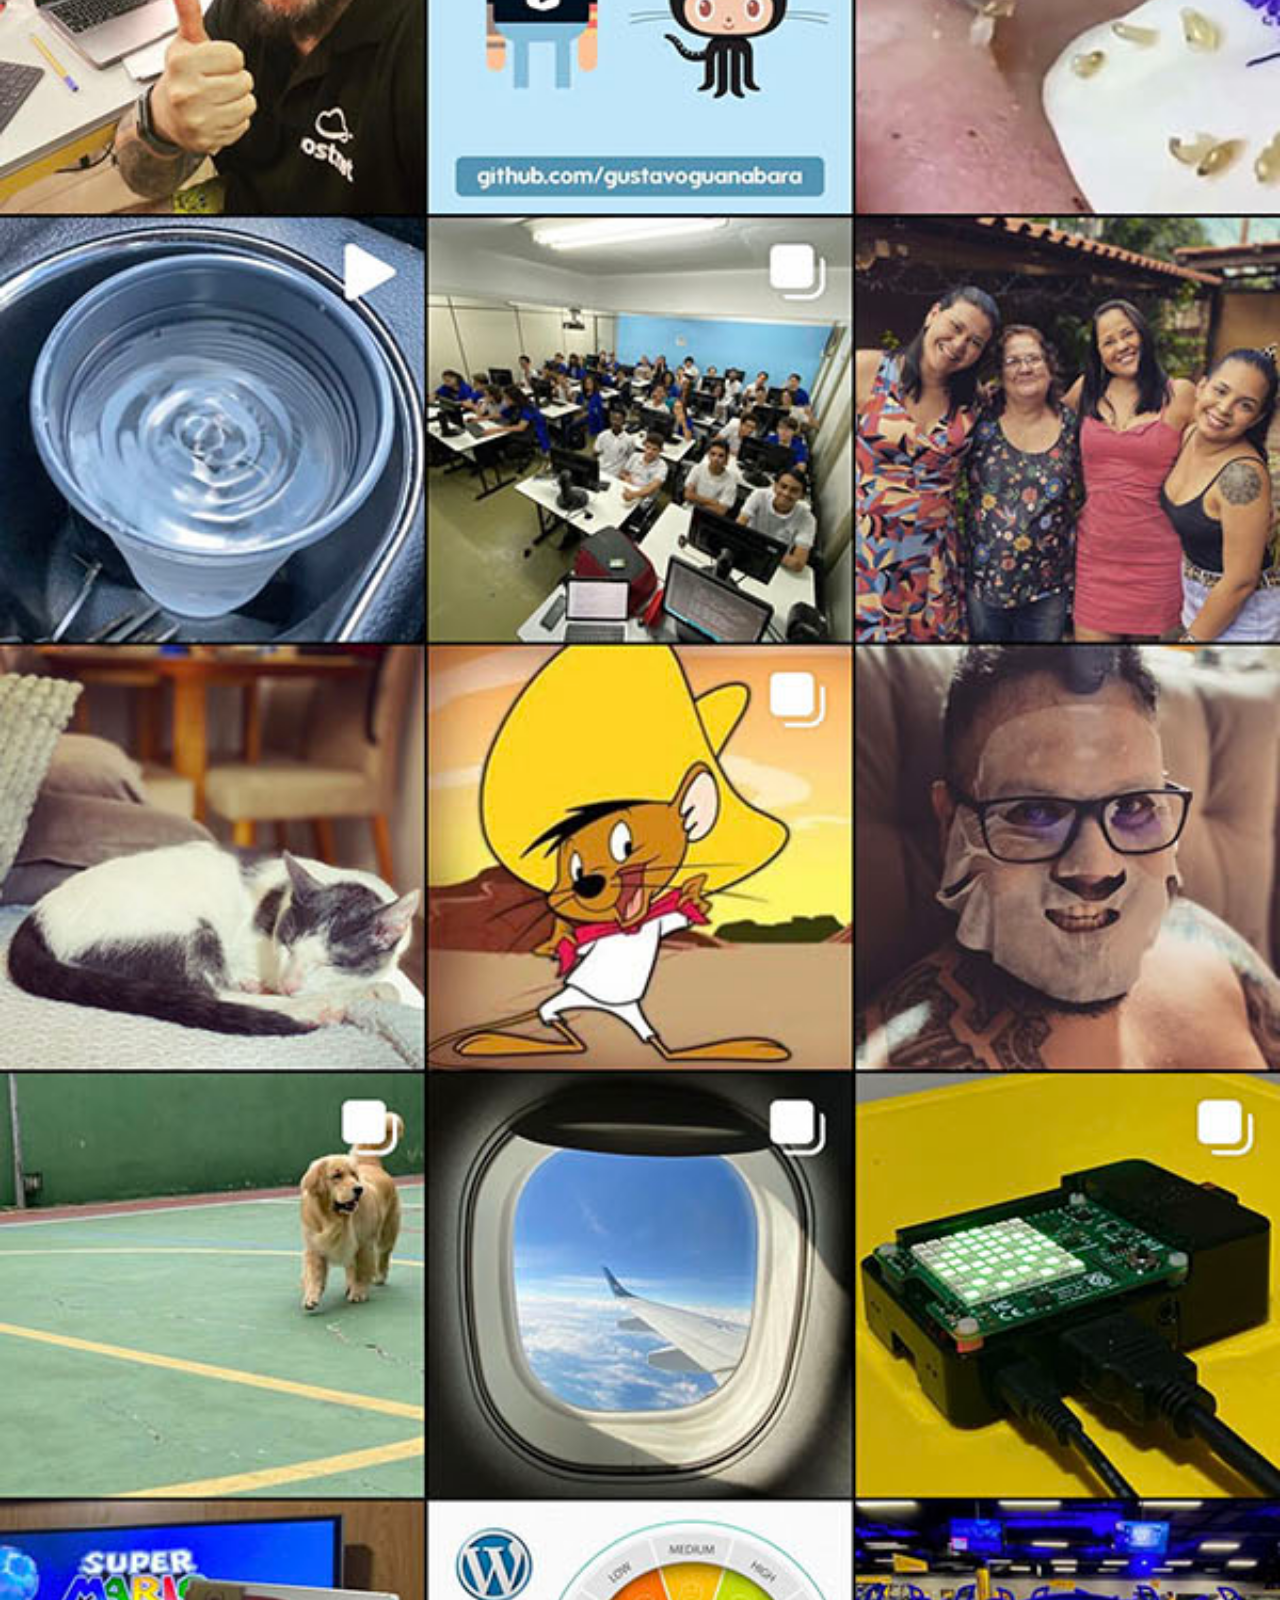
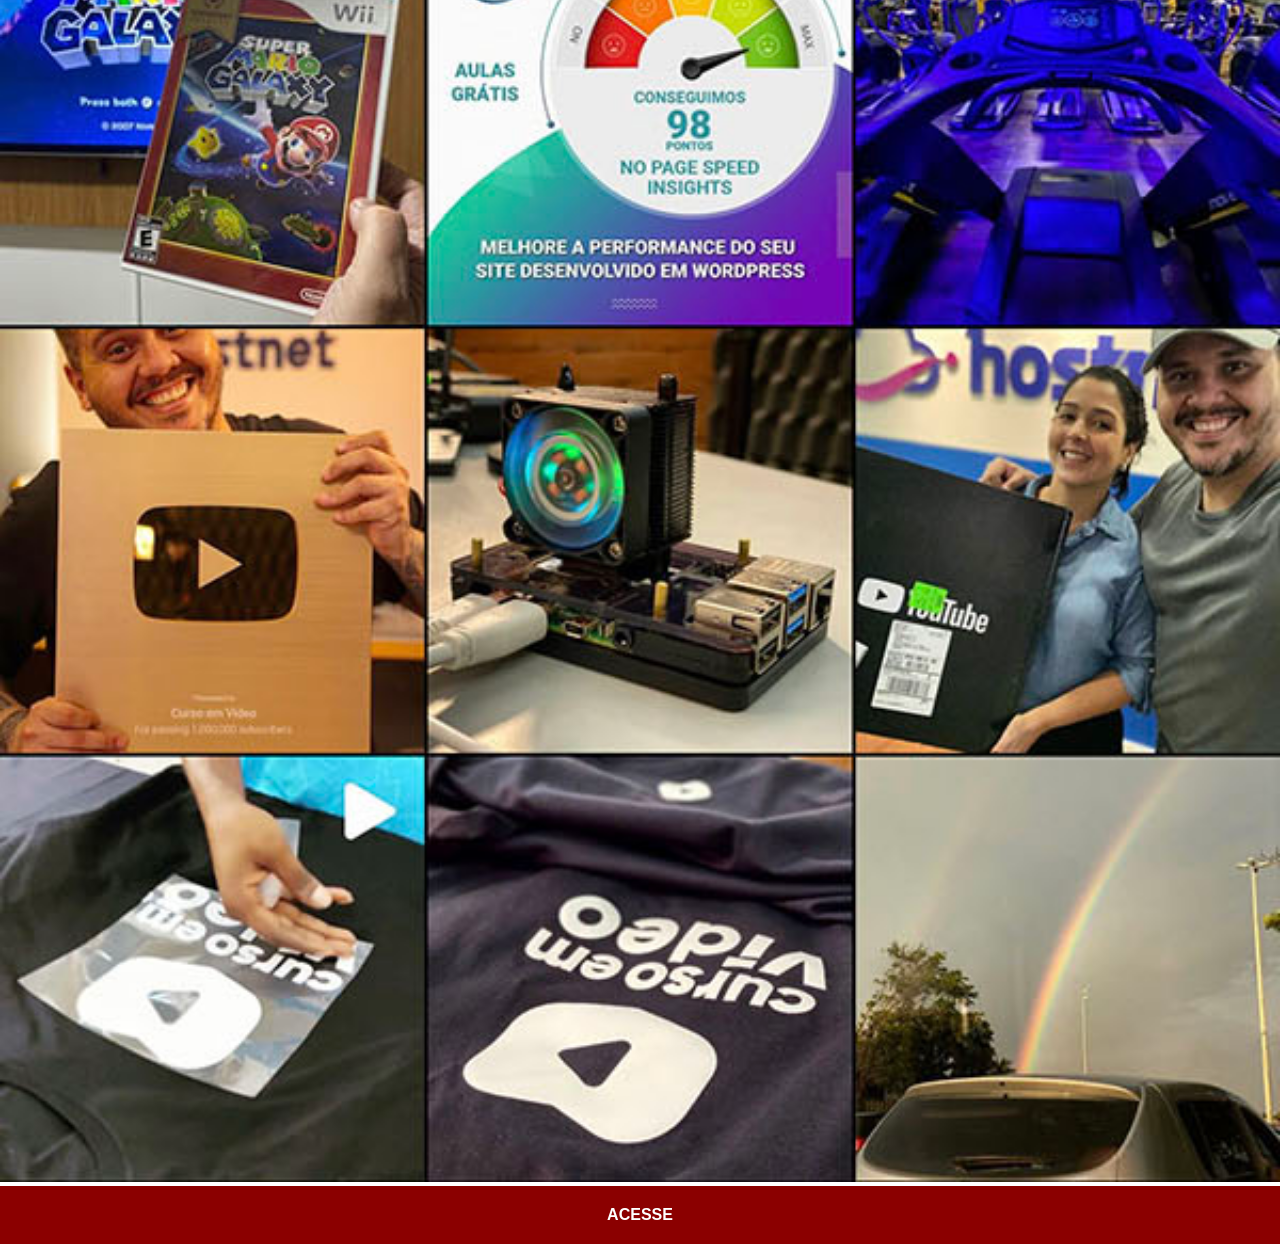
<file: instagram.html>
<!DOCTYPE html>
<html lang="pt-br">
<head>
    <meta charset="UTF-8">
    <meta name="viewport" content="width=device-width, initial-scale=1.0">
    <title>Instagram</title>
    <link rel="stylesheet" href="estilos/social.css">
</head>
<body>
    <img src="imagens/tela-instagram.jpg" alt="Instagram">
    <a href="https://www.instagram.com/gustavoguanabara/" target="_blank" rel="noopener noreferrer">ACESSE</a>
</body>
</html>
</file>
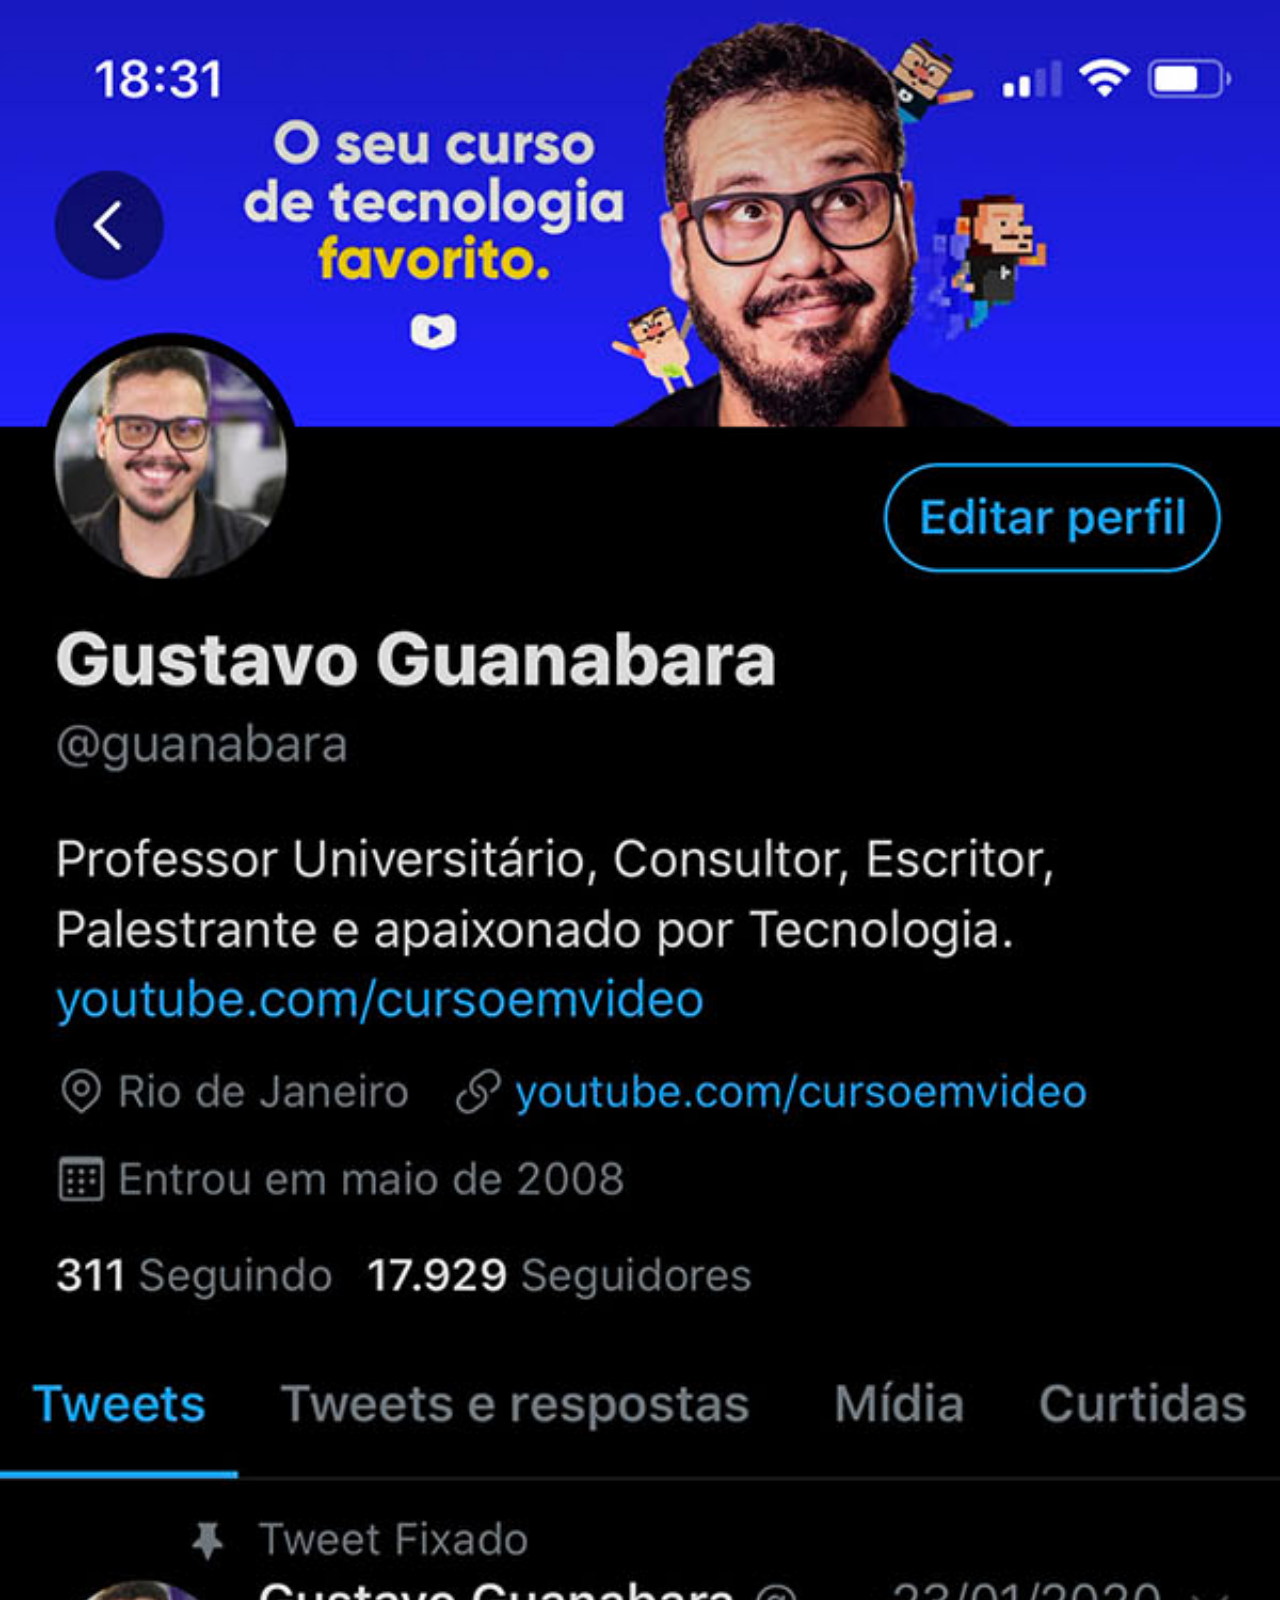
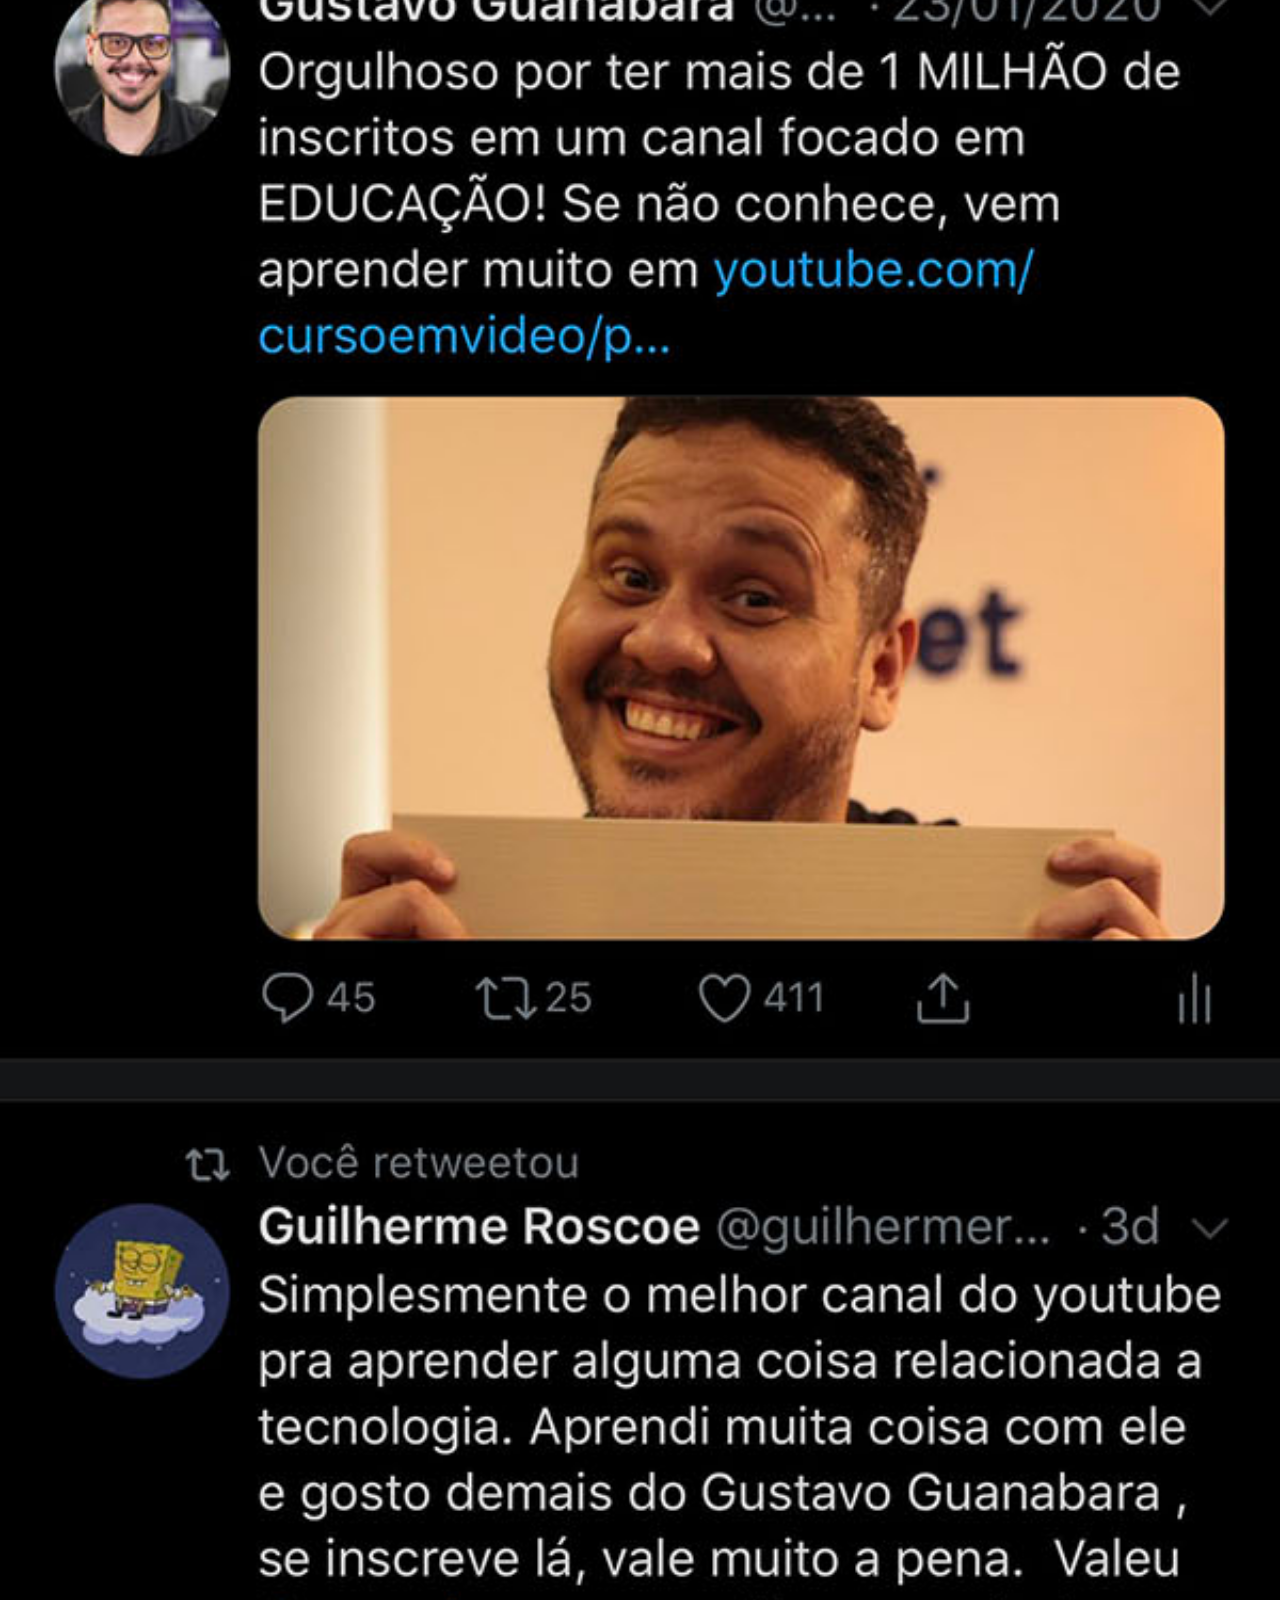
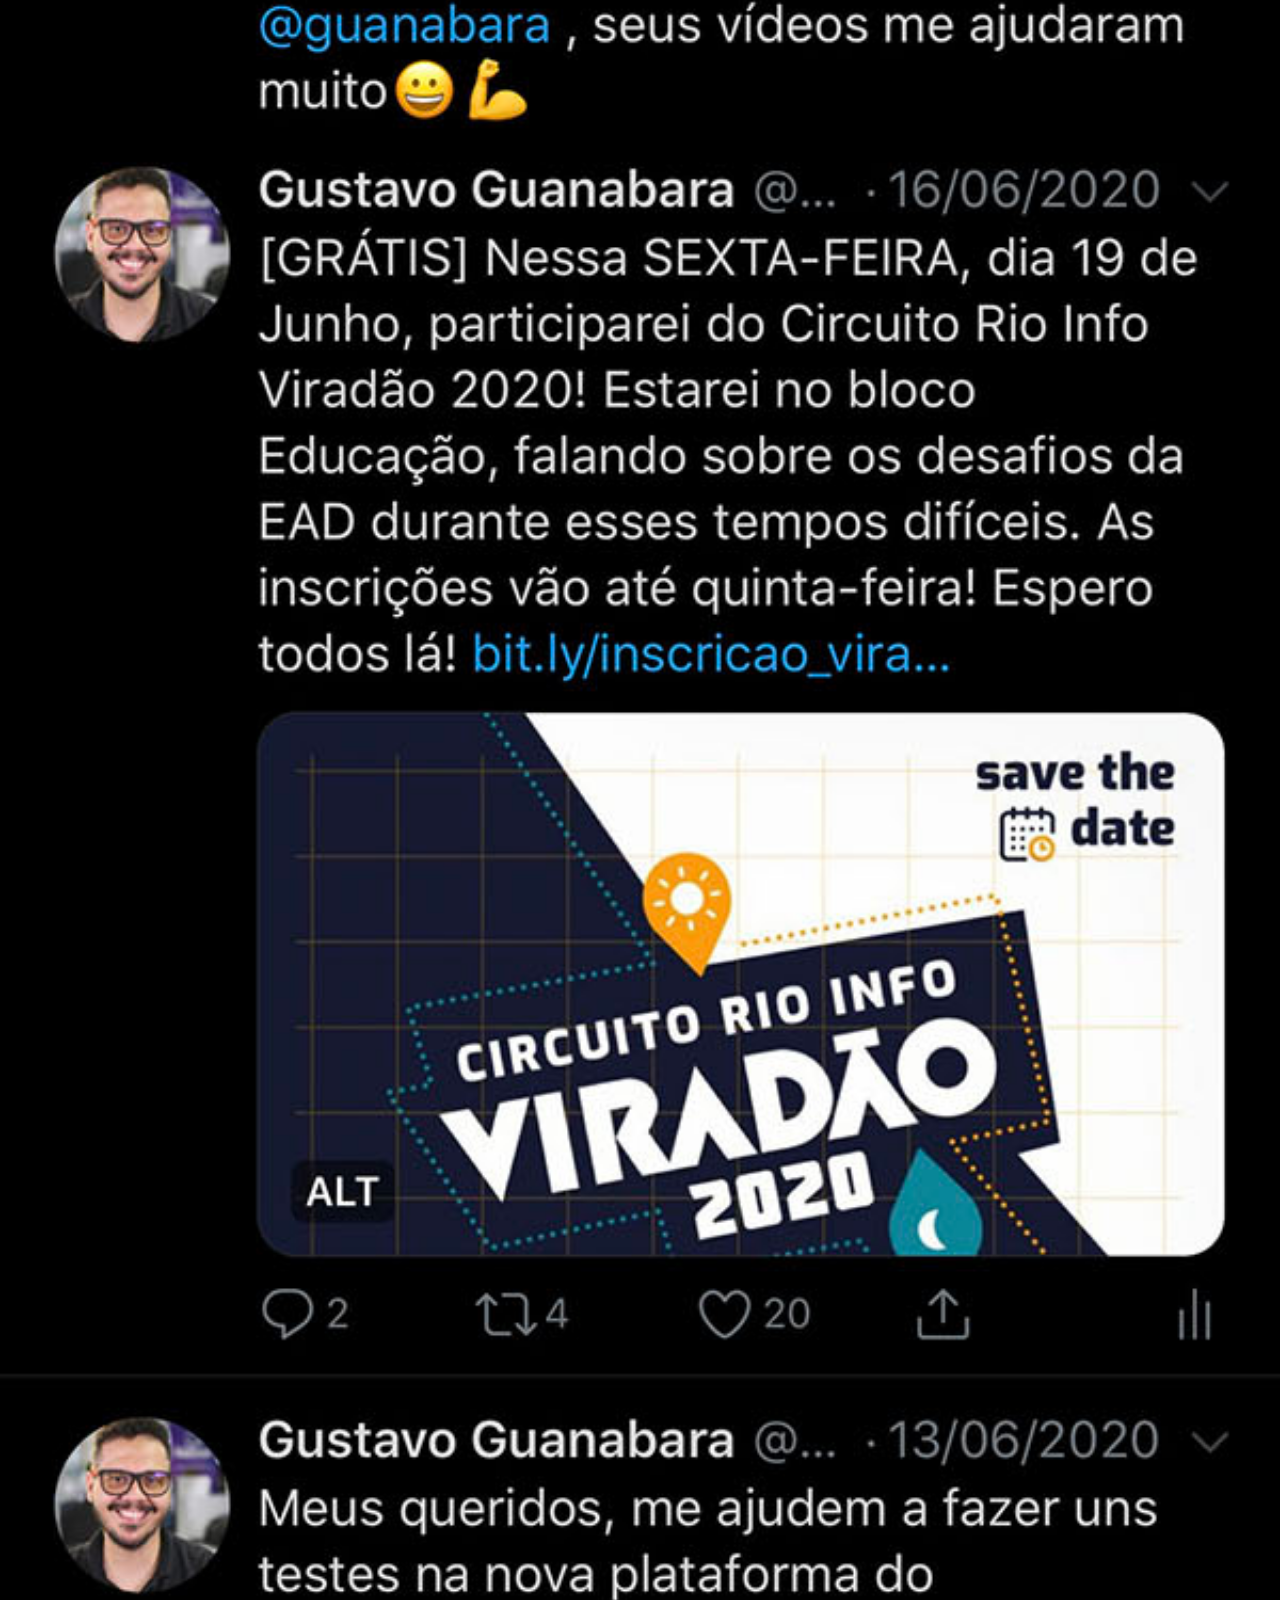
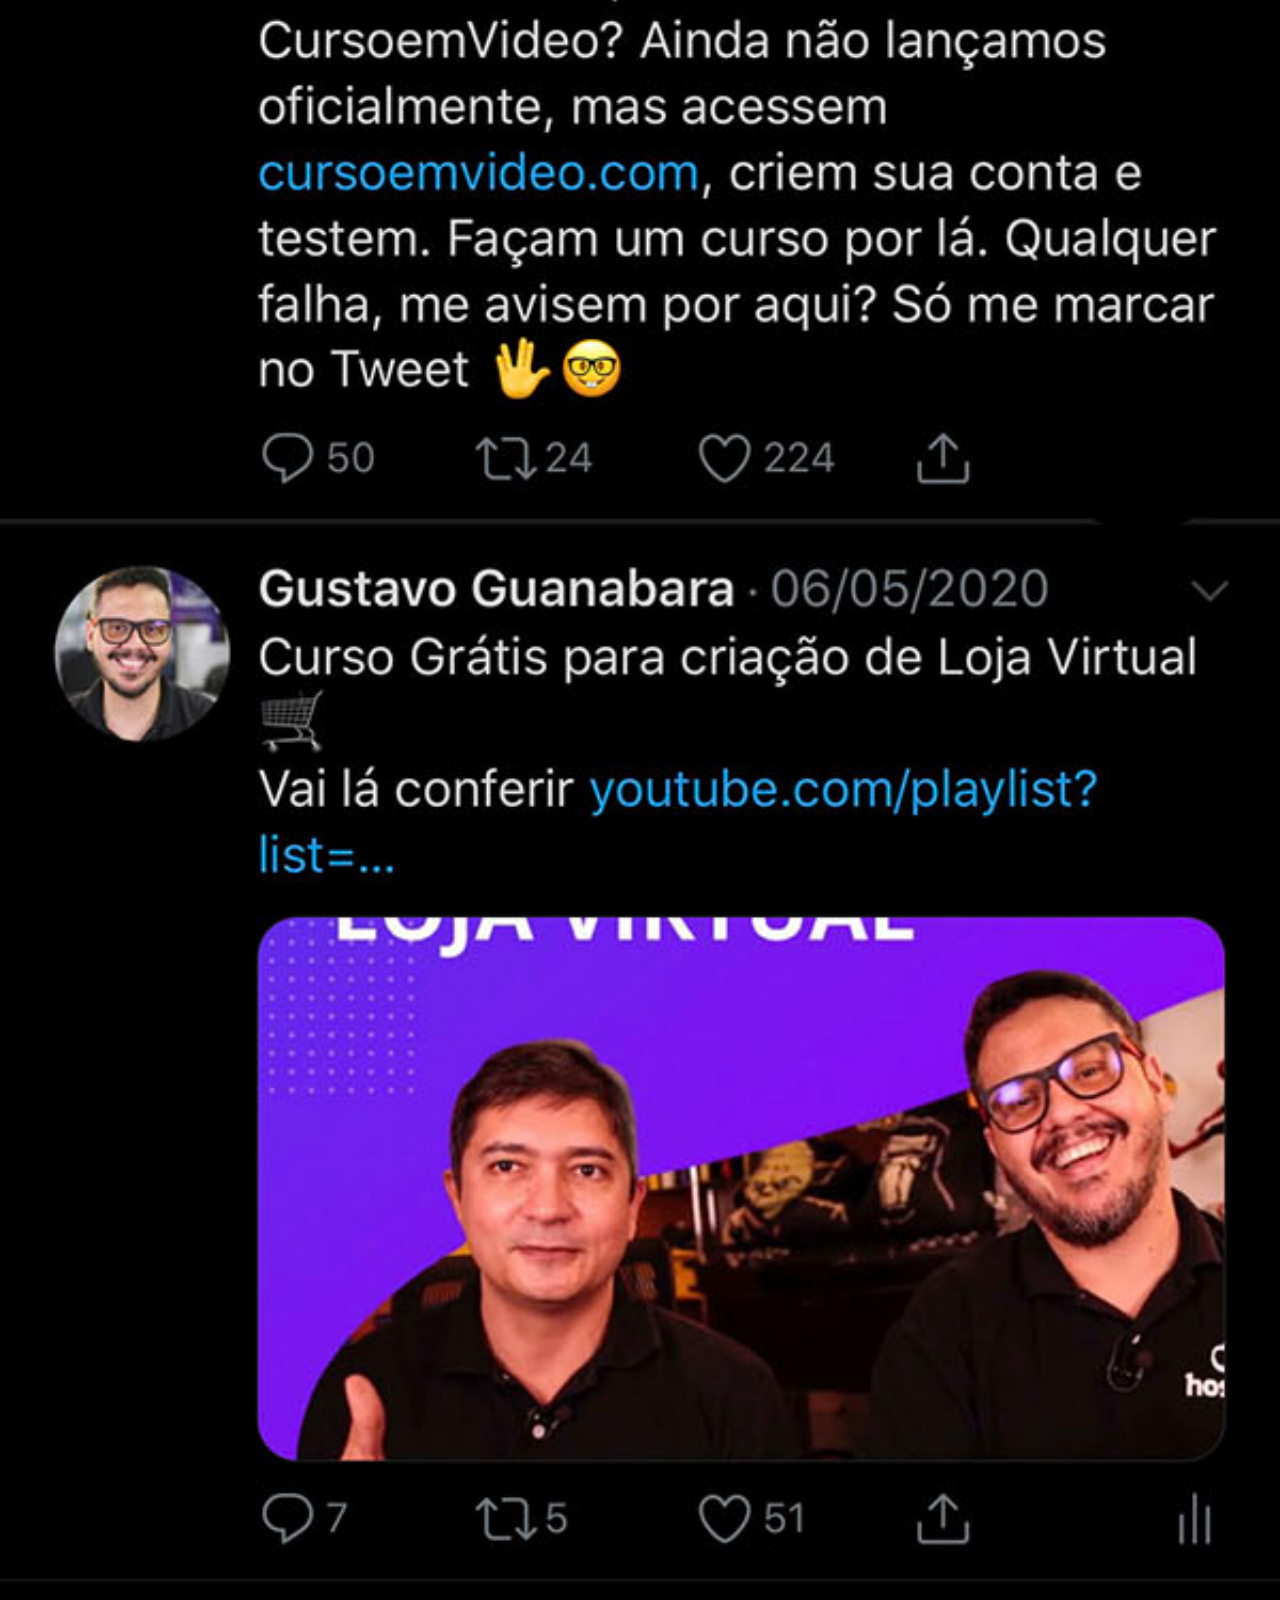
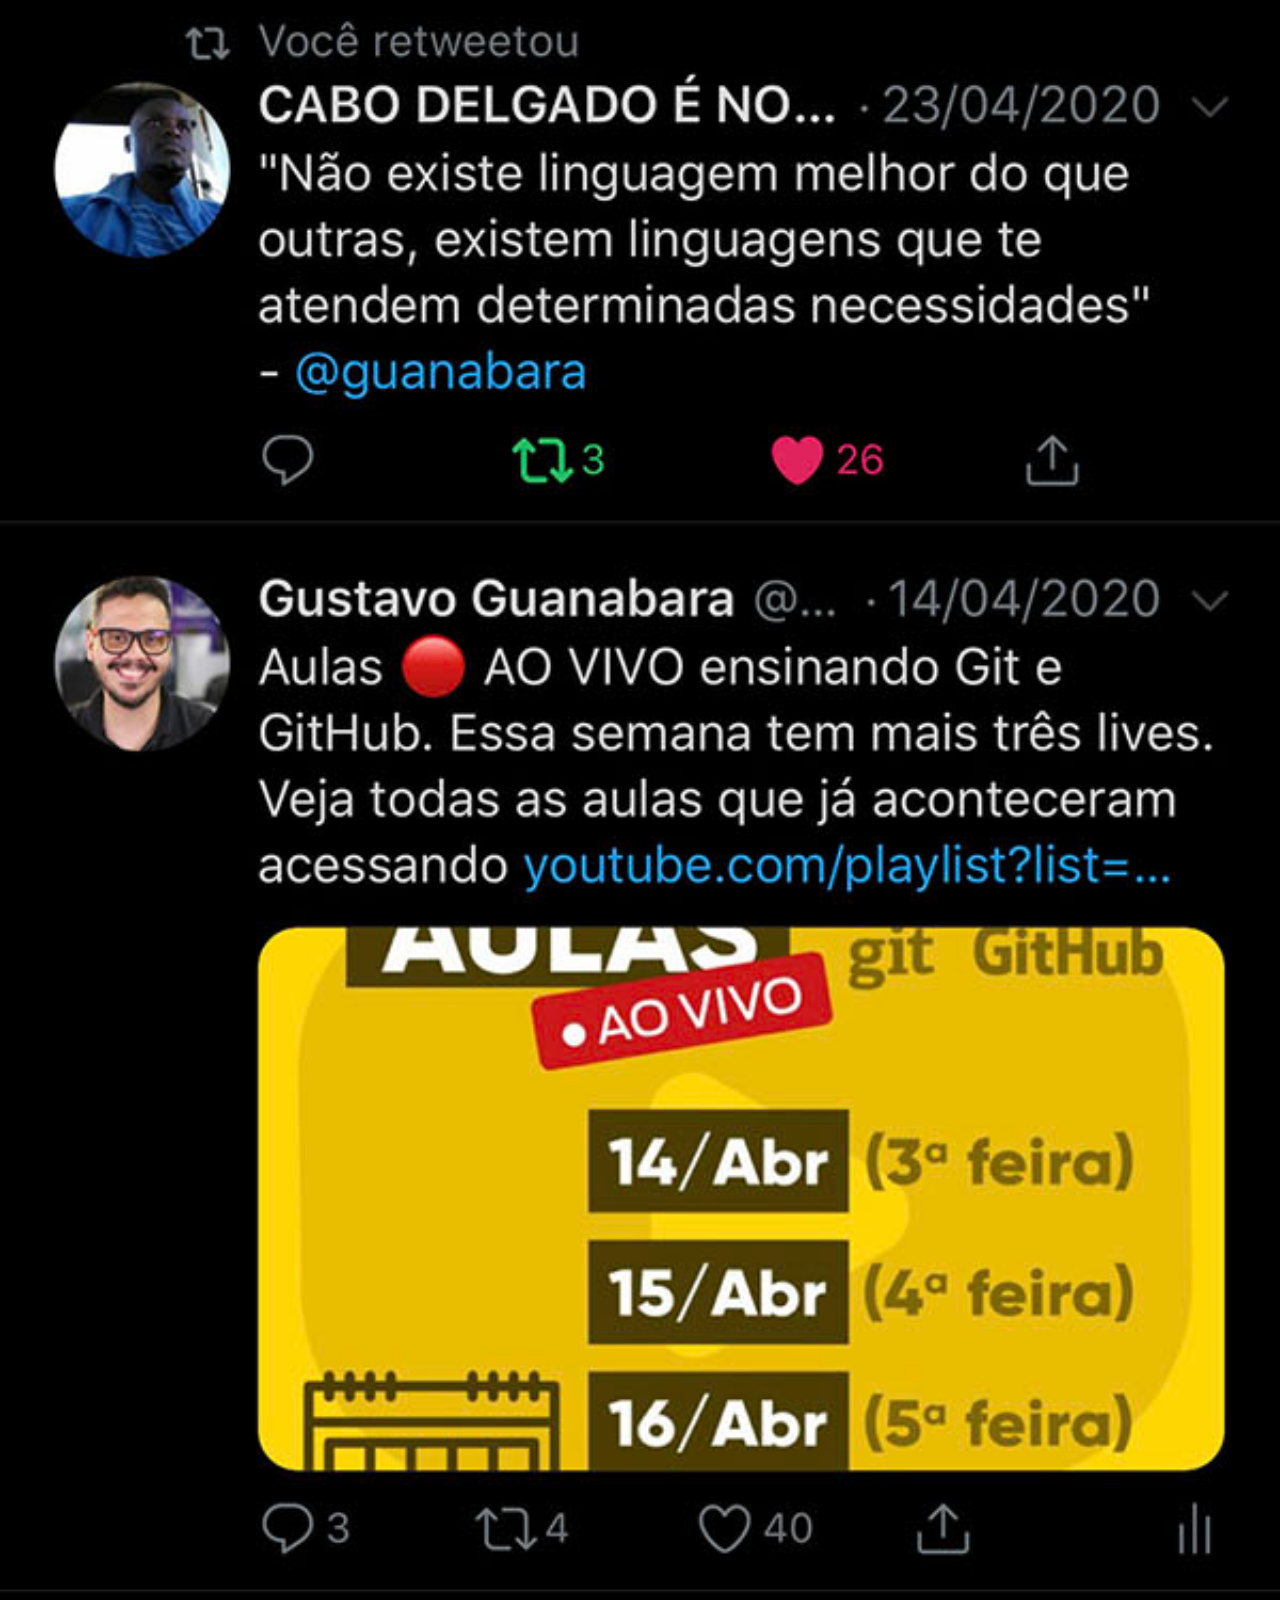
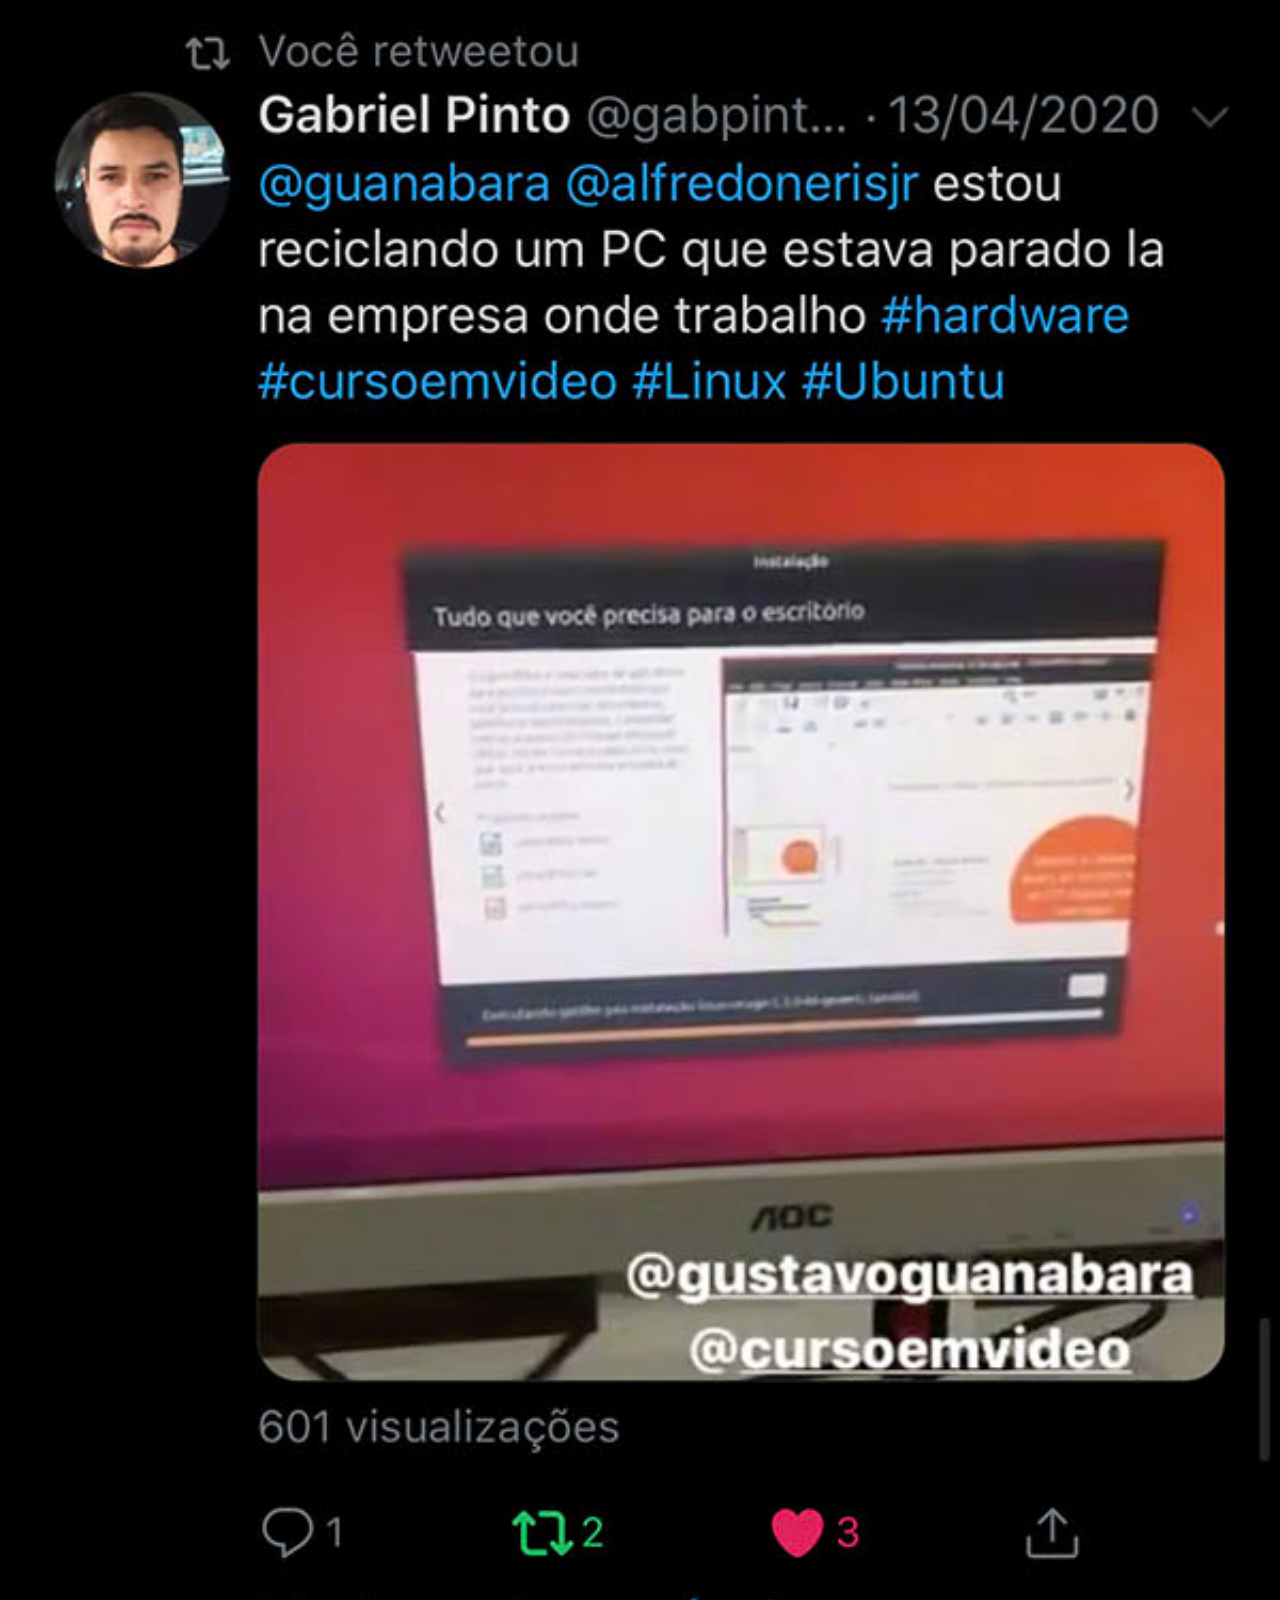
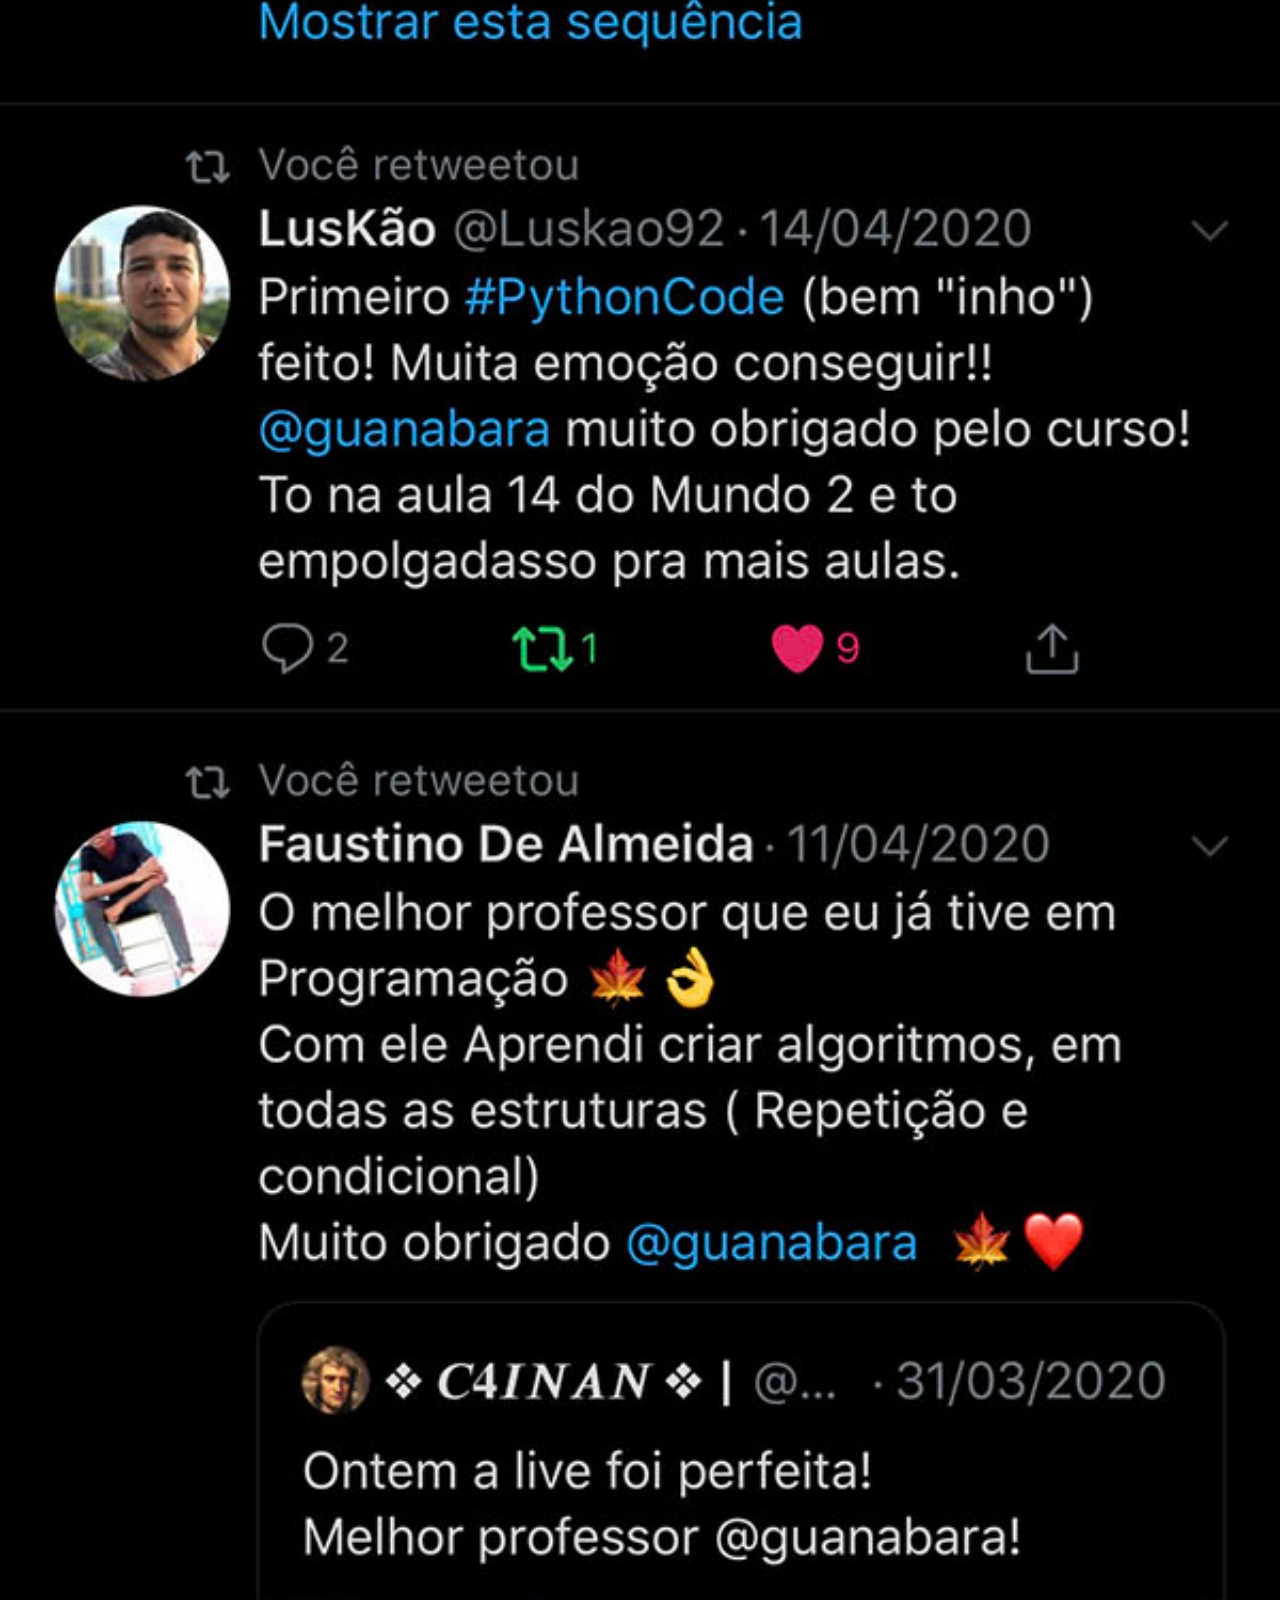
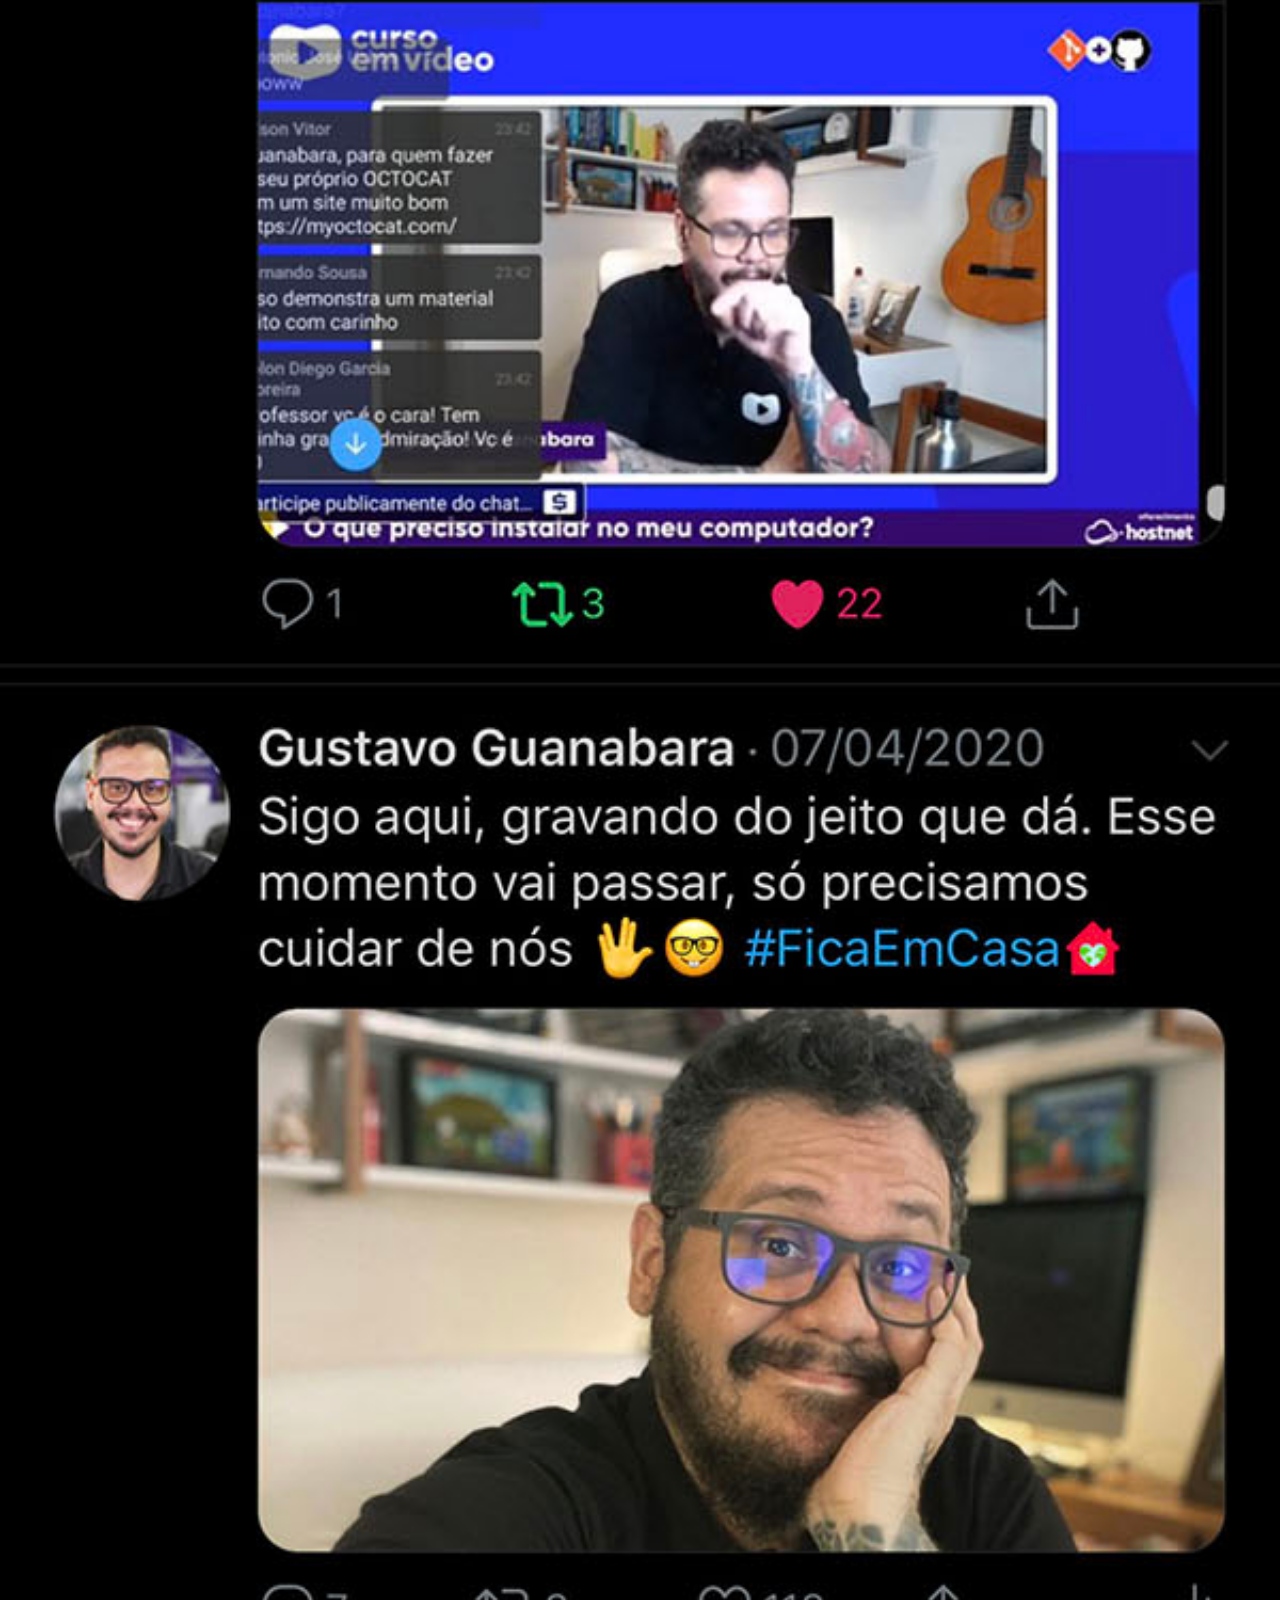
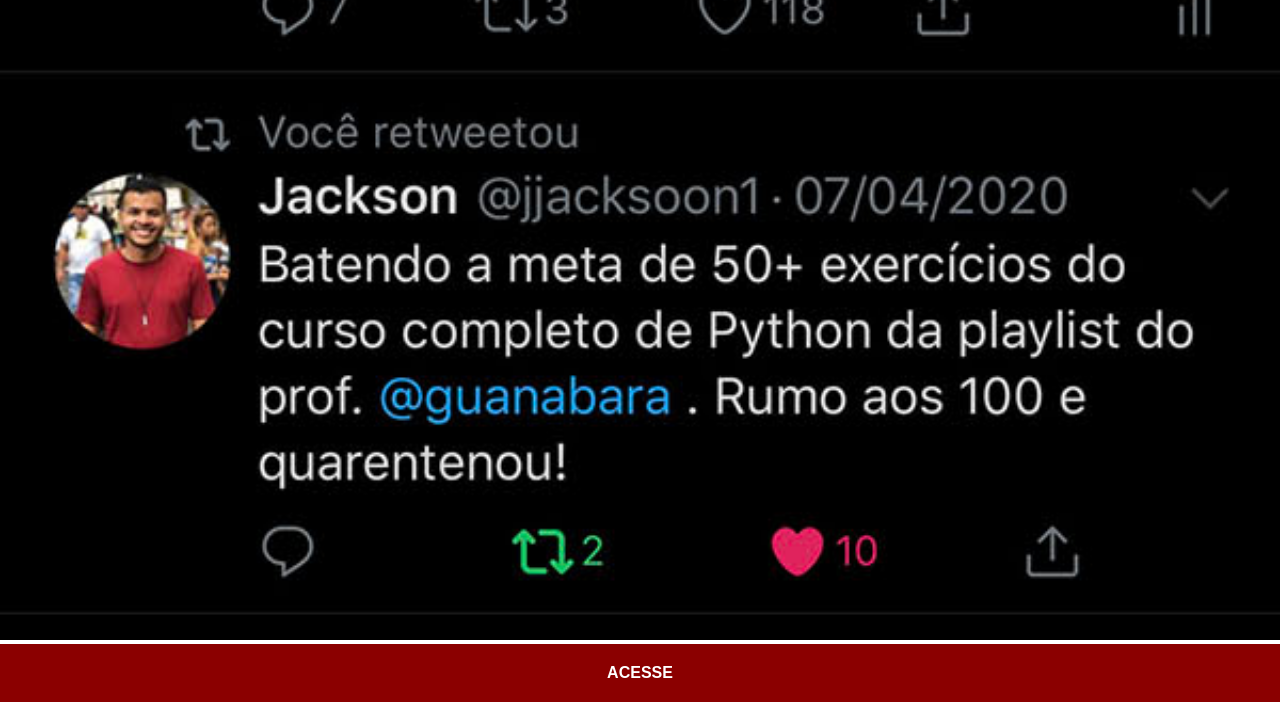
<file: twitter.html>
<!DOCTYPE html>
<html lang="pt-br">
<head>
    <meta charset="UTF-8">
    <meta name="viewport" content="width=device-width, initial-scale=1.0">
    <title>Twitter</title>
    <link rel="stylesheet" href="estilos/social.css">
</head>
<body>
    <img src="imagens/tela-twitter.jpg" alt="Twitter">
    <a href="https://x.com/guanabara" target="_blank" rel="noopener noreferrer">ACESSE</a>
</body>
</html>
</file>
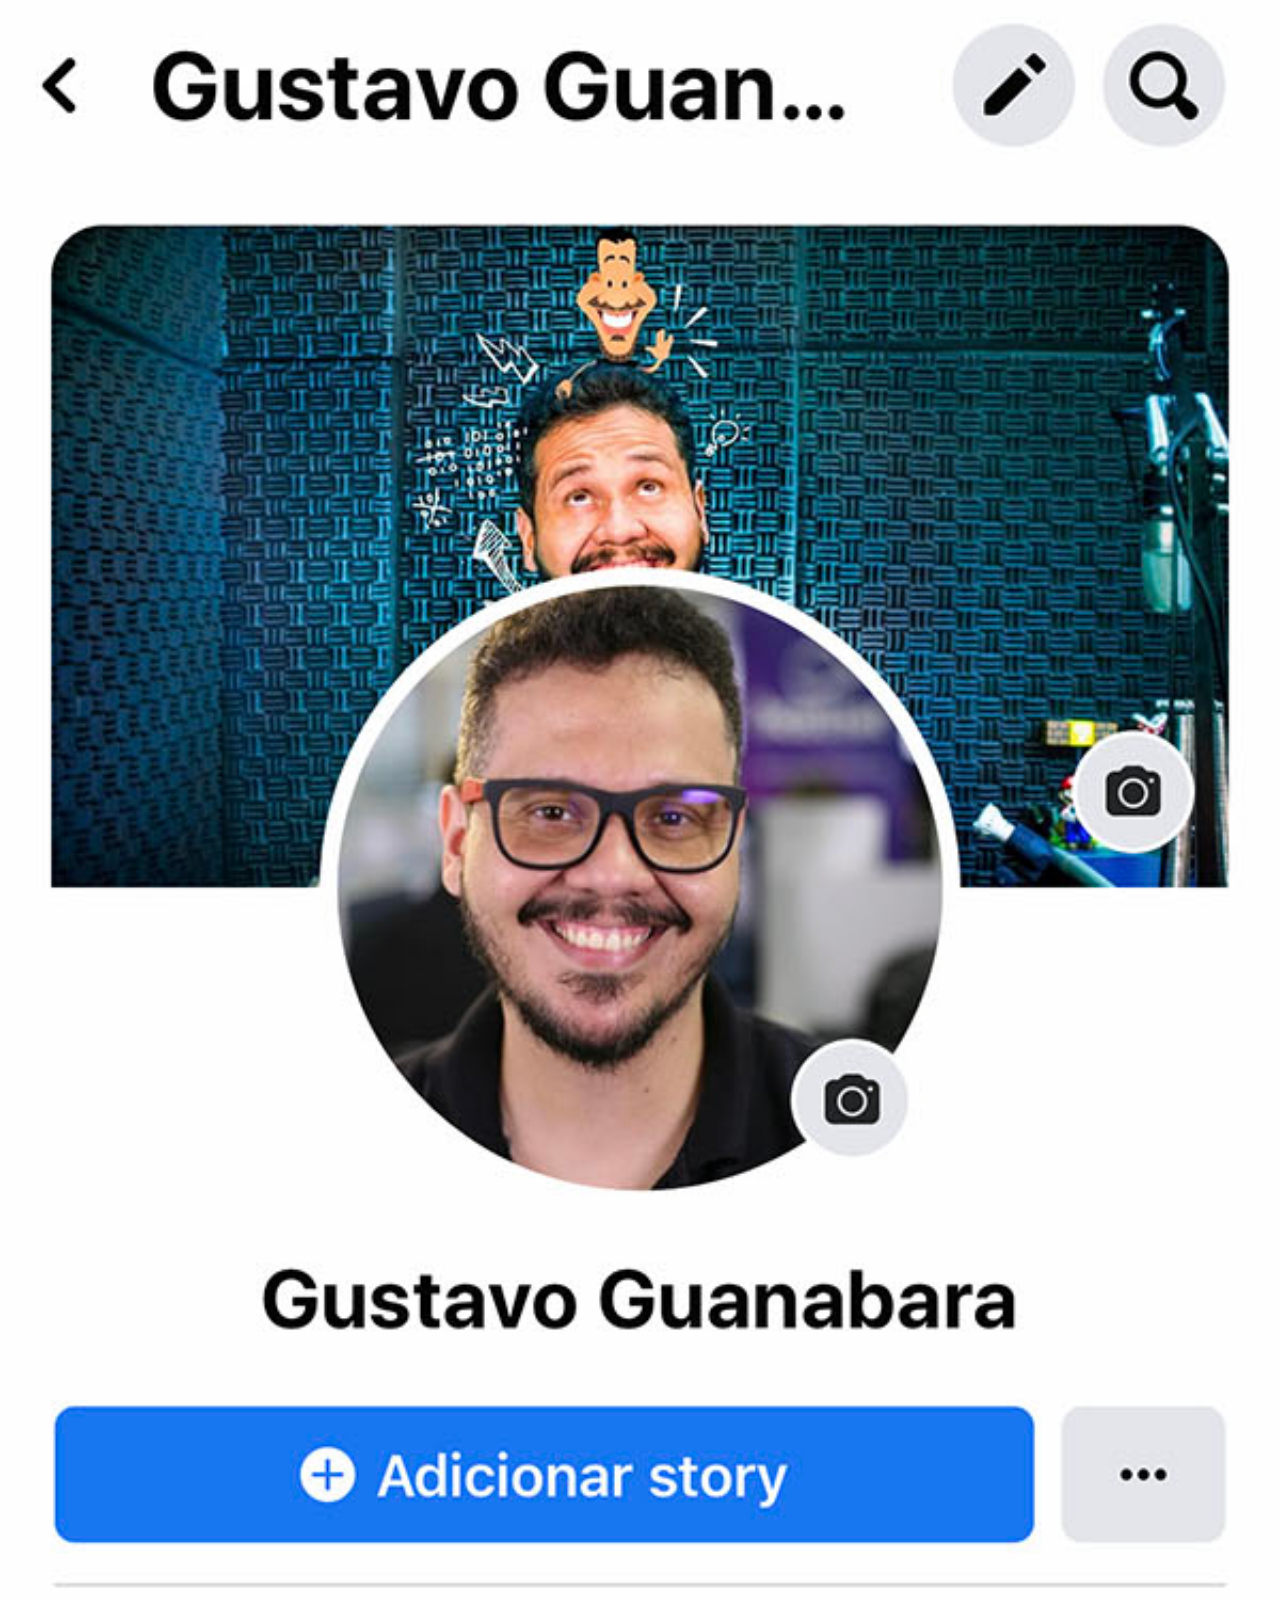
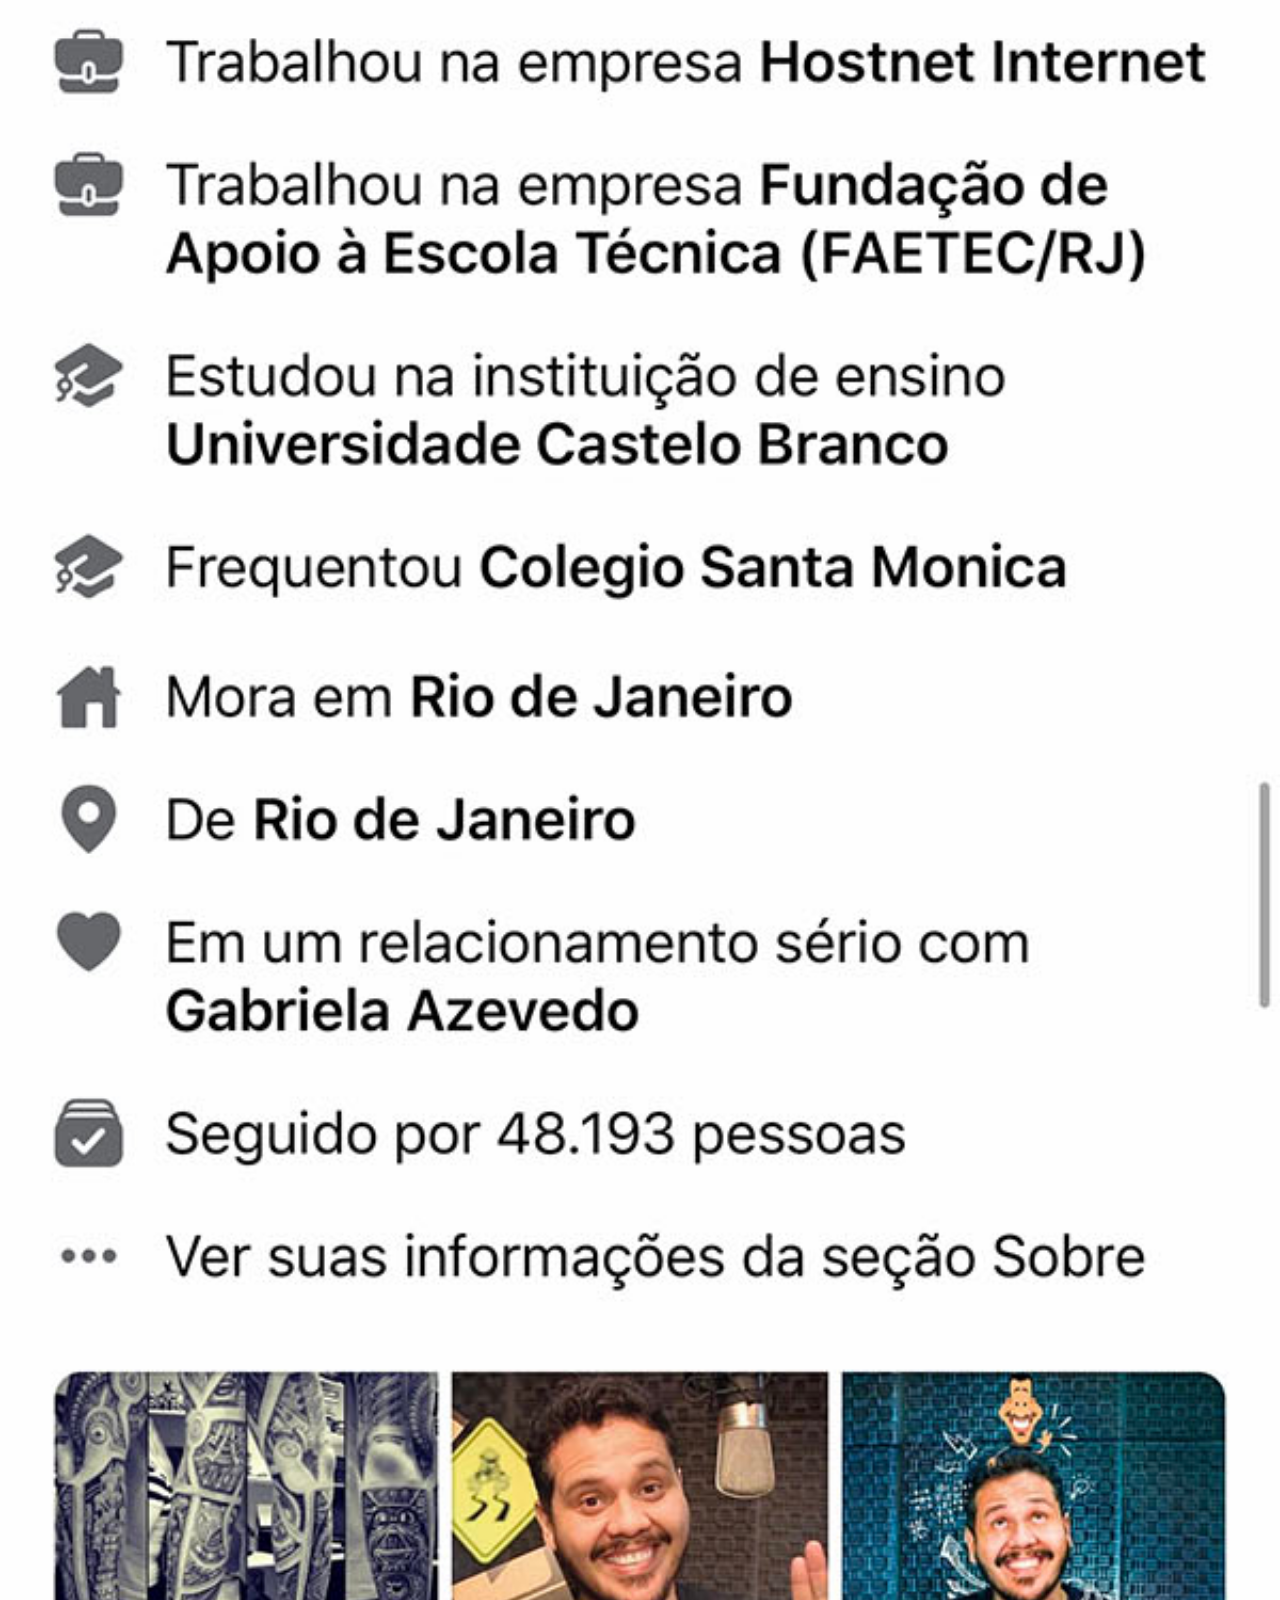
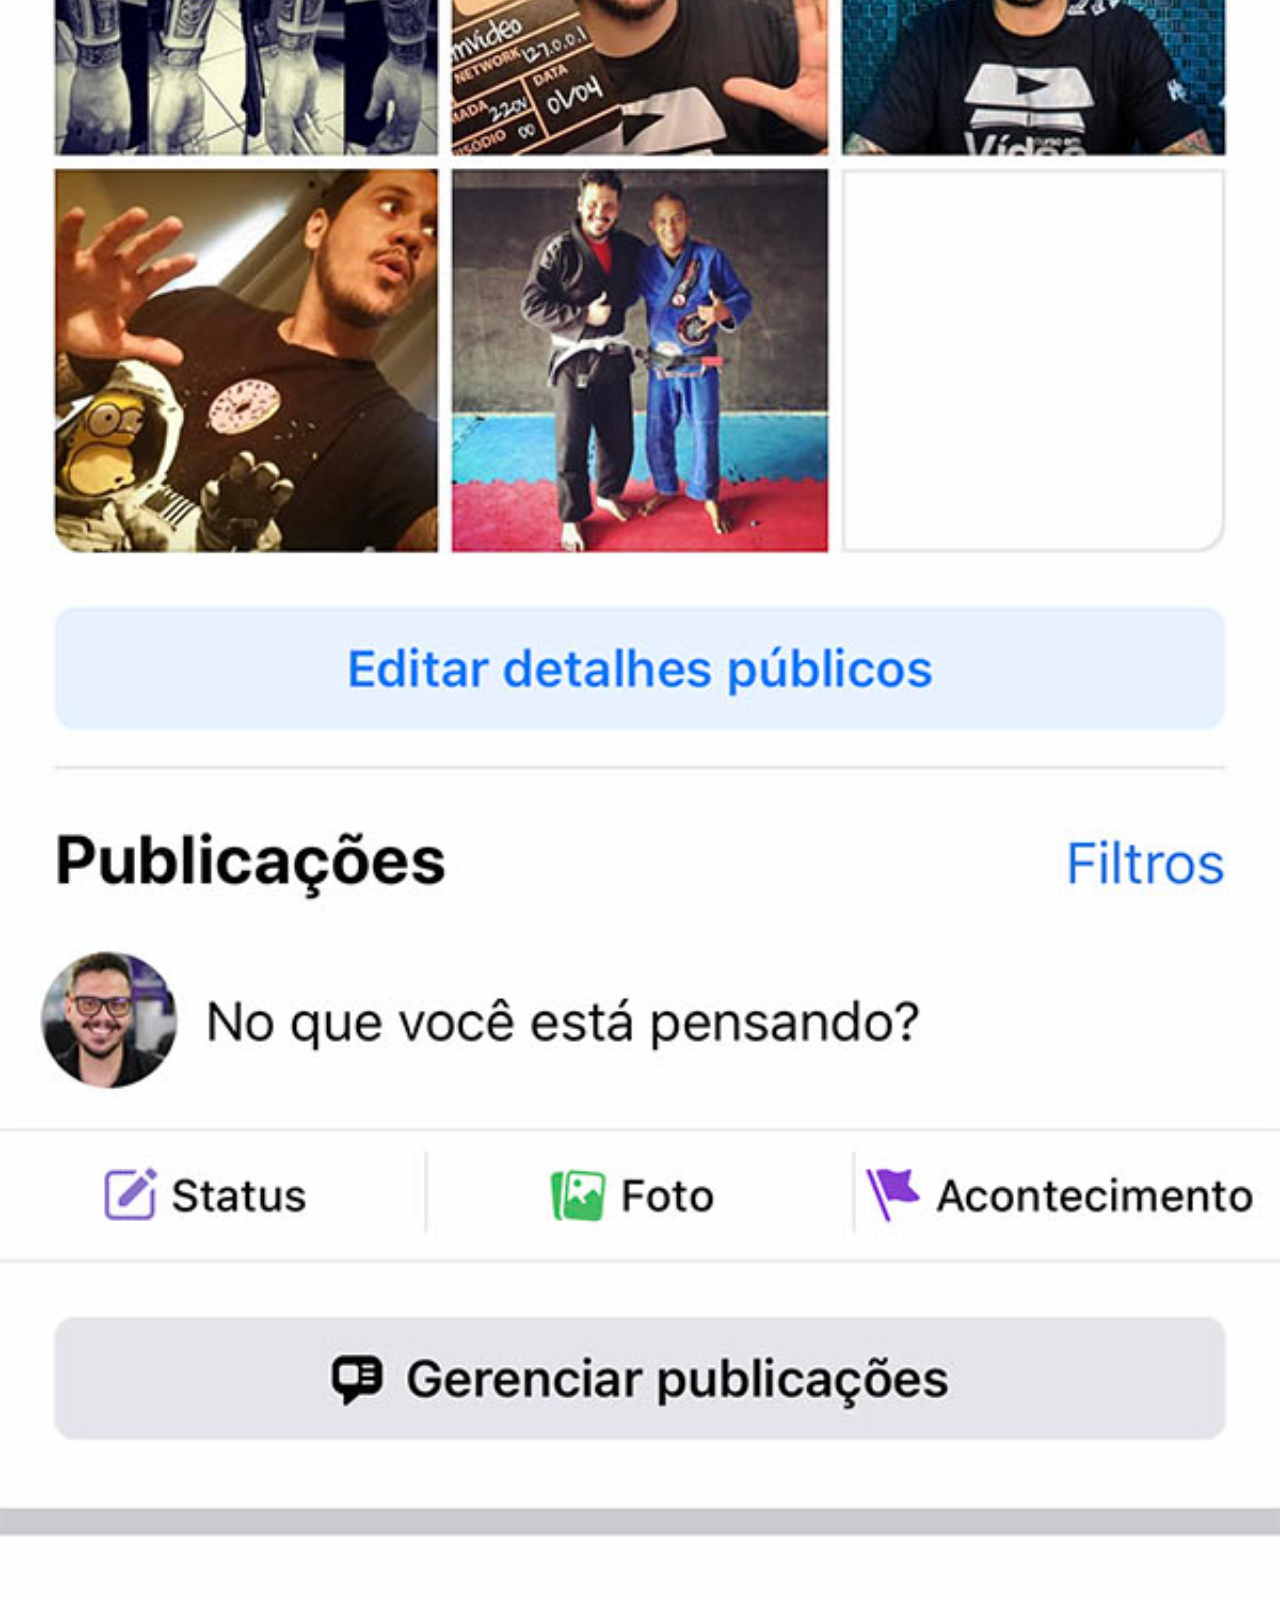
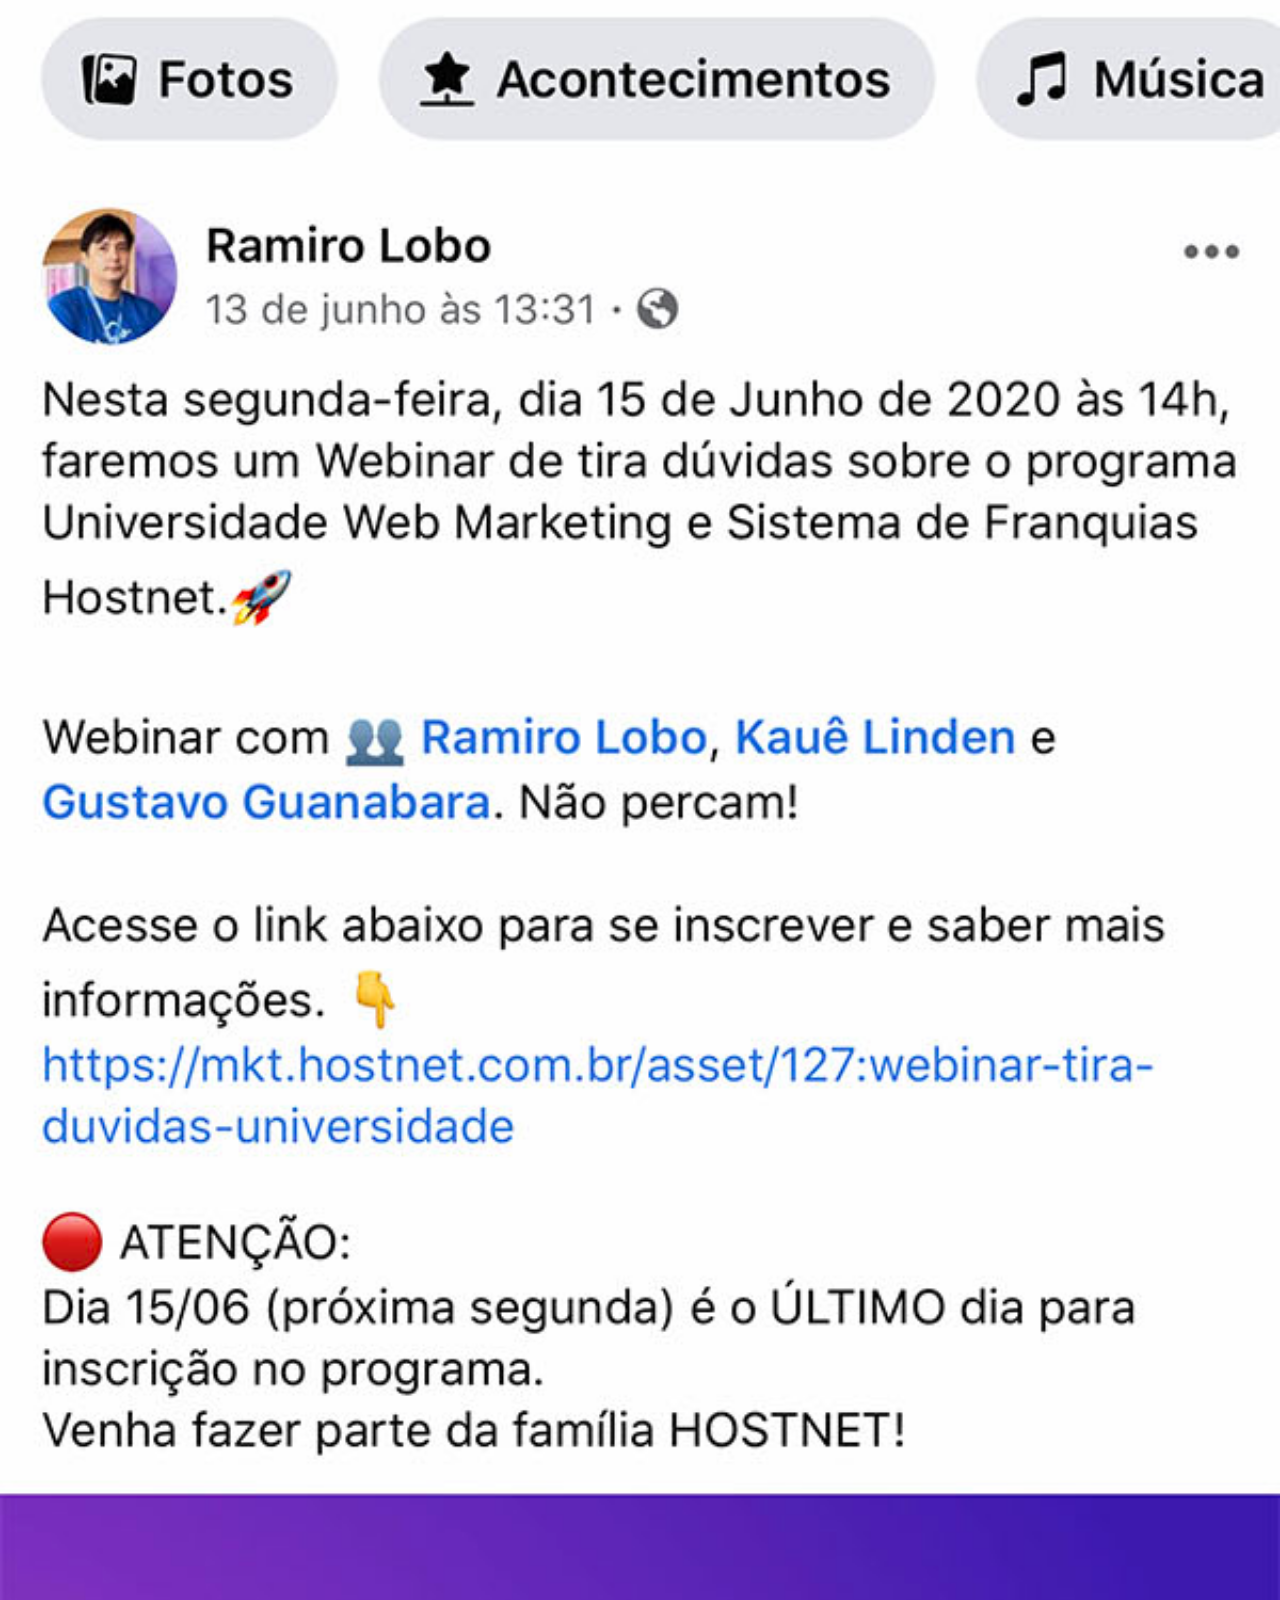
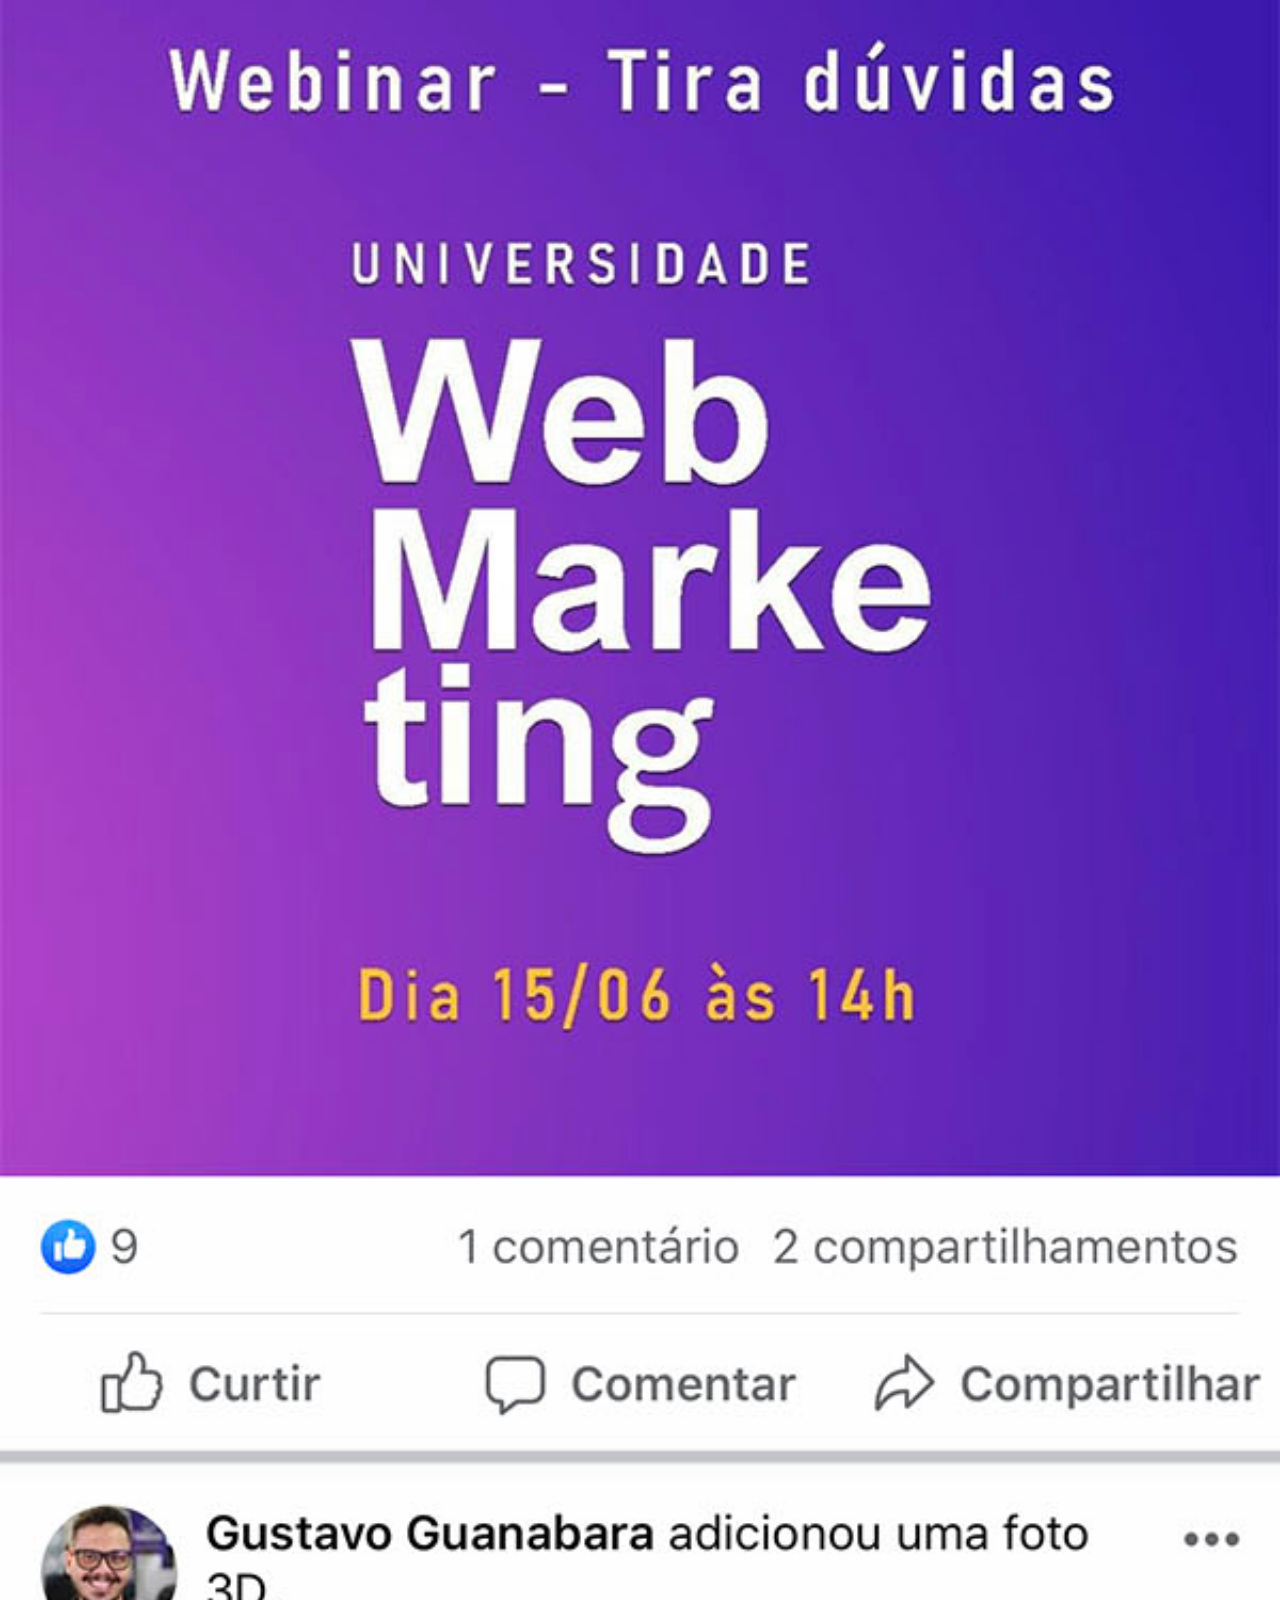
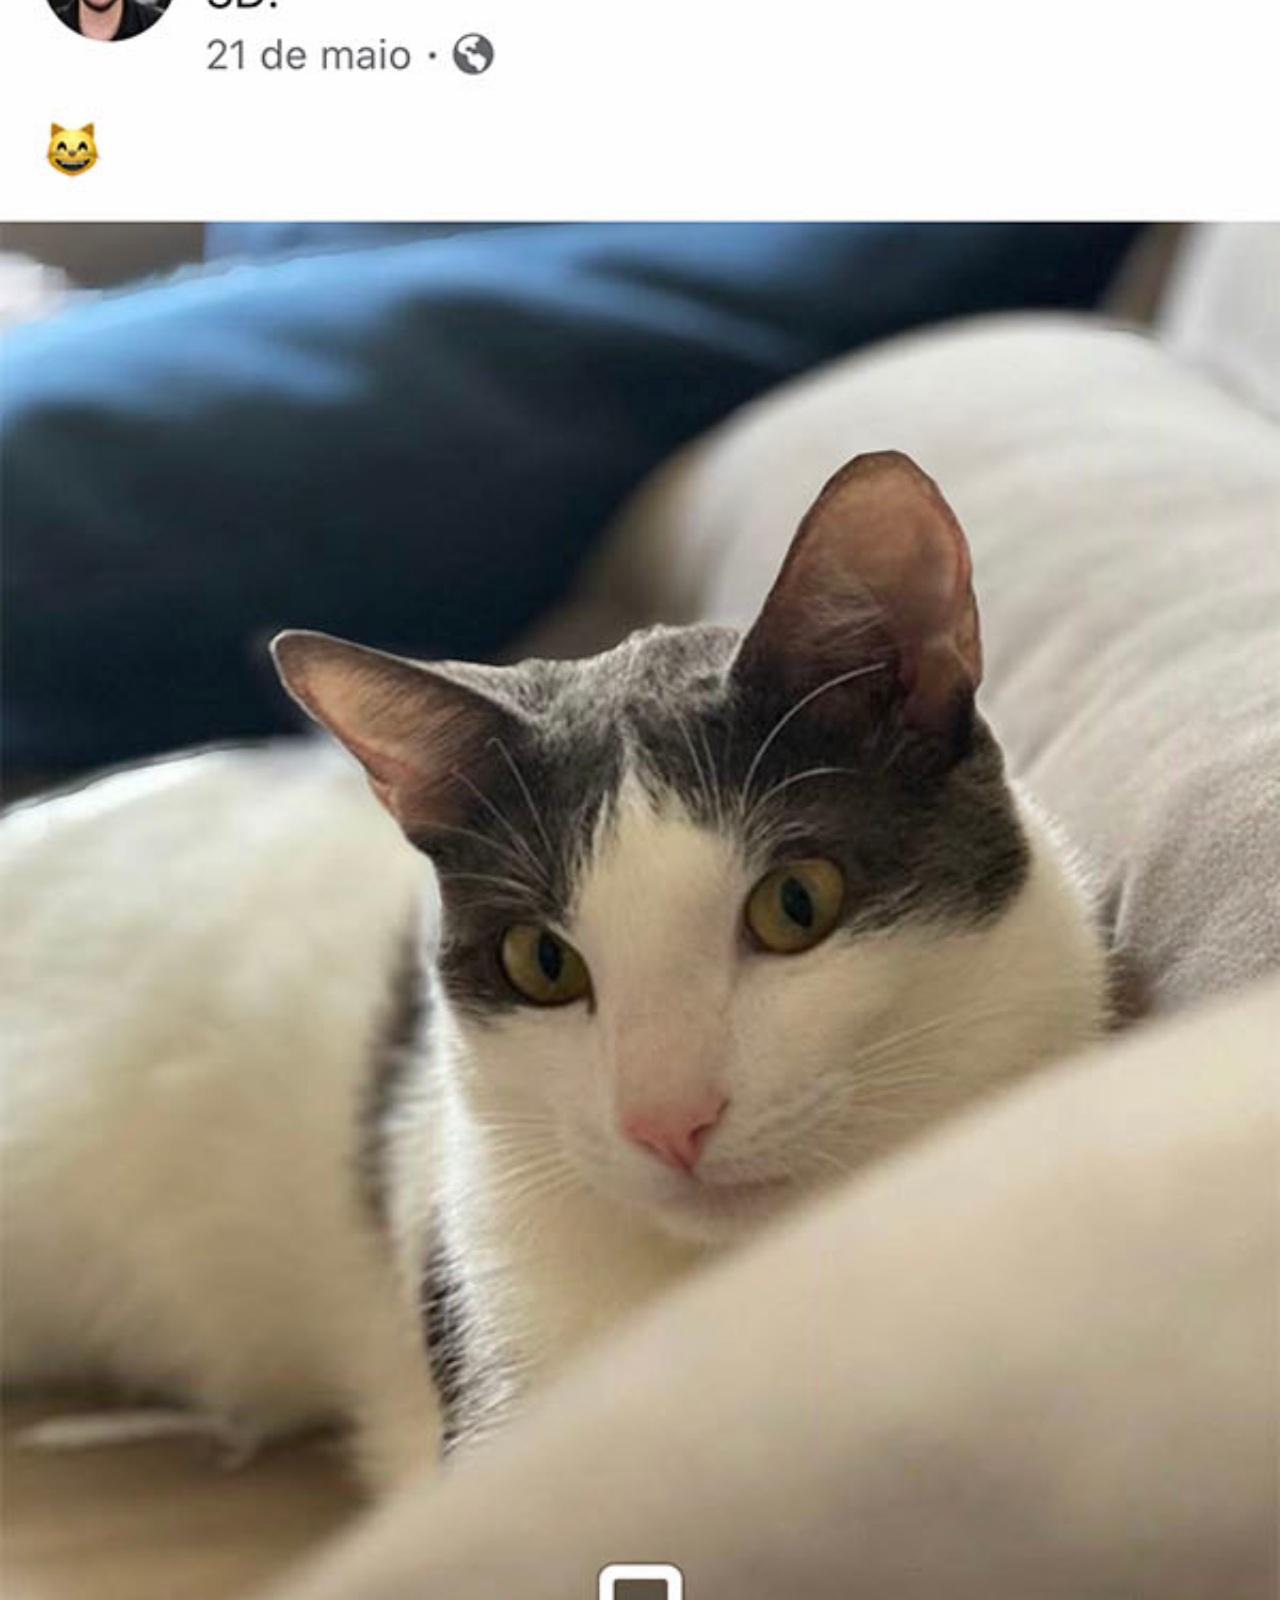
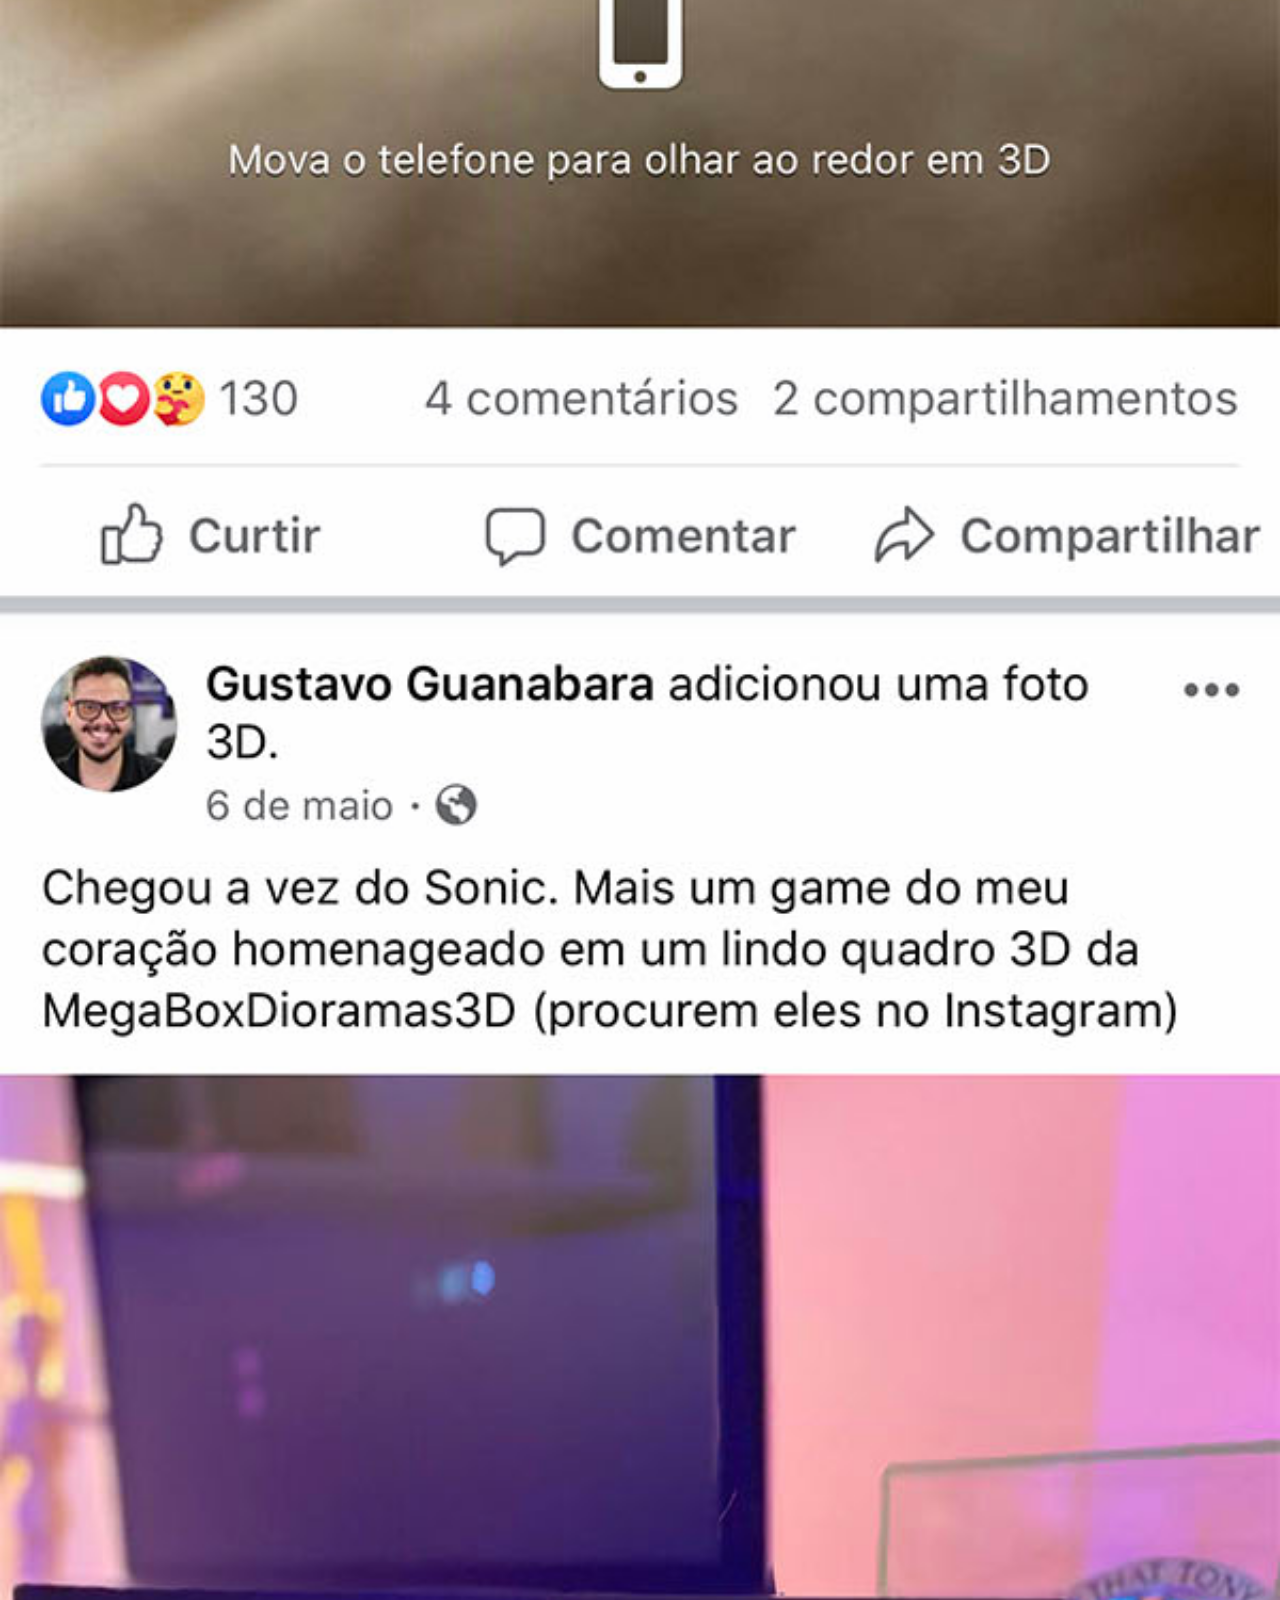
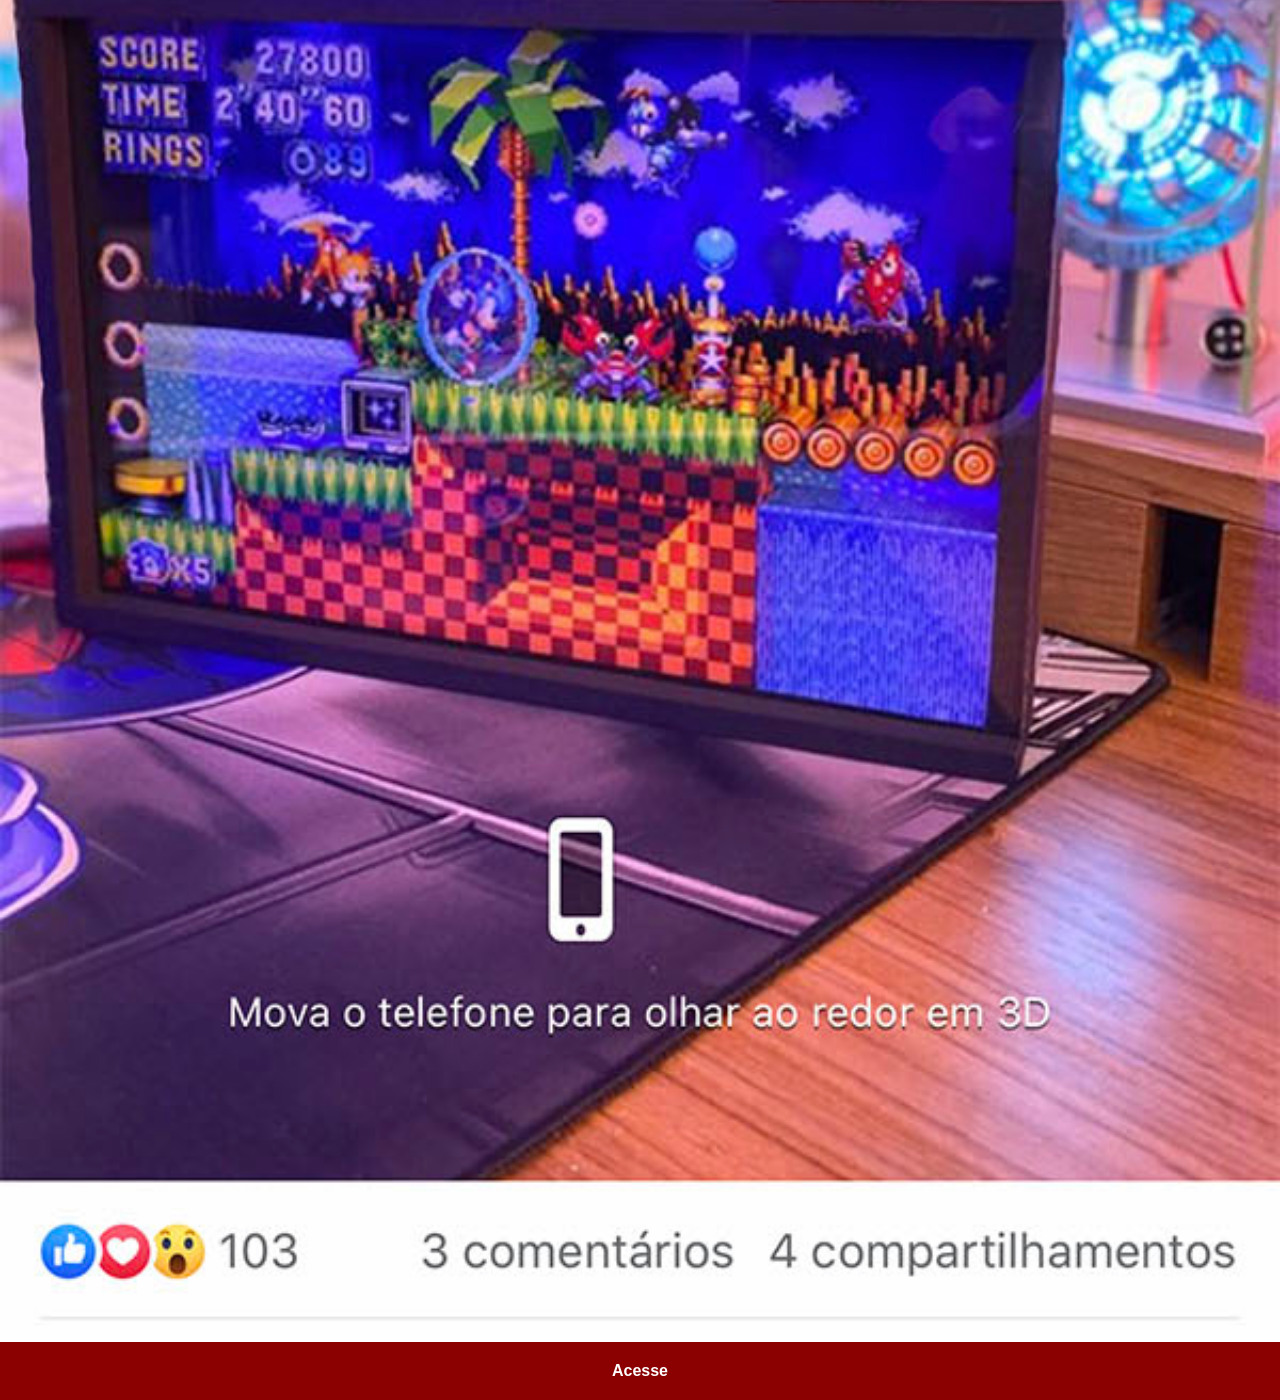
<file: youtube.html>
<!DOCTYPE html>
<html lang="pt-br">
<head>
    <meta charset="UTF-8">
    <meta name="viewport" content="width=device-width, initial-scale=1.0">
    <title>YouTube</title>
    <link rel="stylesheet" href="estilos/social.css">
</head>
<body>
    <img src="imagens/tela-facebook.jpg" alt="YouTube">
    <a href="https://www.youtube.com/@cursoemvideo" target="_blank">Acesse</a>
</body>
</html>
</file>
<file: estilos/style.css>
@charset "UTF-8";

* {
    margin: 0px;
    padding: 0px;
    font-family: Arial, Helvetica, sans-serif;
}

html, body {
    height: 100vh;
    width: 100vw;
    background-color: black;
}

body{
    background: url('../imagens/fundo-madeira.jpg') no-repeat top center;
    background-size: cover;
    background-attachment: fixed;
}

main {
    position: relative;
    height: 100vh;
}

section#telefone {
    position: absolute;
    top: 50%;
    left: 50%;
    transform: translate(-50%, -50%);

    height: 627px;
    width: 311px;
    background: url('../imagens/frame-iphone.png') no-repeat;
}

iframe#tela{
    position: relative;
    top: 80px;
    left: 22px;
    width: 269px;
    height: 471px;
}

section#redes-sociais{
    text-align: right;

}
section#redes-sociais img {
    width: 50px;
    margin: 10px;
    border-radius: 50%;
    box-shadow: 2px 2px rgba(0, 0, 0, 0.336);
    box-sizing: border-box;
}

section#redes-sociais img:hover{
    border: 2px solid rgba(255, 255, 255, 0.61);
    transform: translate(-3px, -3px);
    box-shadow: 5px 5px 10px rgba(0, 0, 0, 0.61);
    transition: transform 0.5s, border 1s;
}
</file>
<file: estilos/social.css>
@charset "UTF-8";

*{
            margin: 0px;
            padding: 0px;
            font-family: Arial, Helvetica, sans-serif;
        }
        ::-webkit-scrollbar{
            width: 0px;
            height: 0px;
        }
        img{
            width: 100vw;
        }
        a{
            display: block;
            background-color: darkred;
            color: white;
            padding: 20px;
            text-align: center;
            font-weight: bolder;
            text-decoration: none;
        }
        a:hover{
            background-color: red;
        }
</file>
